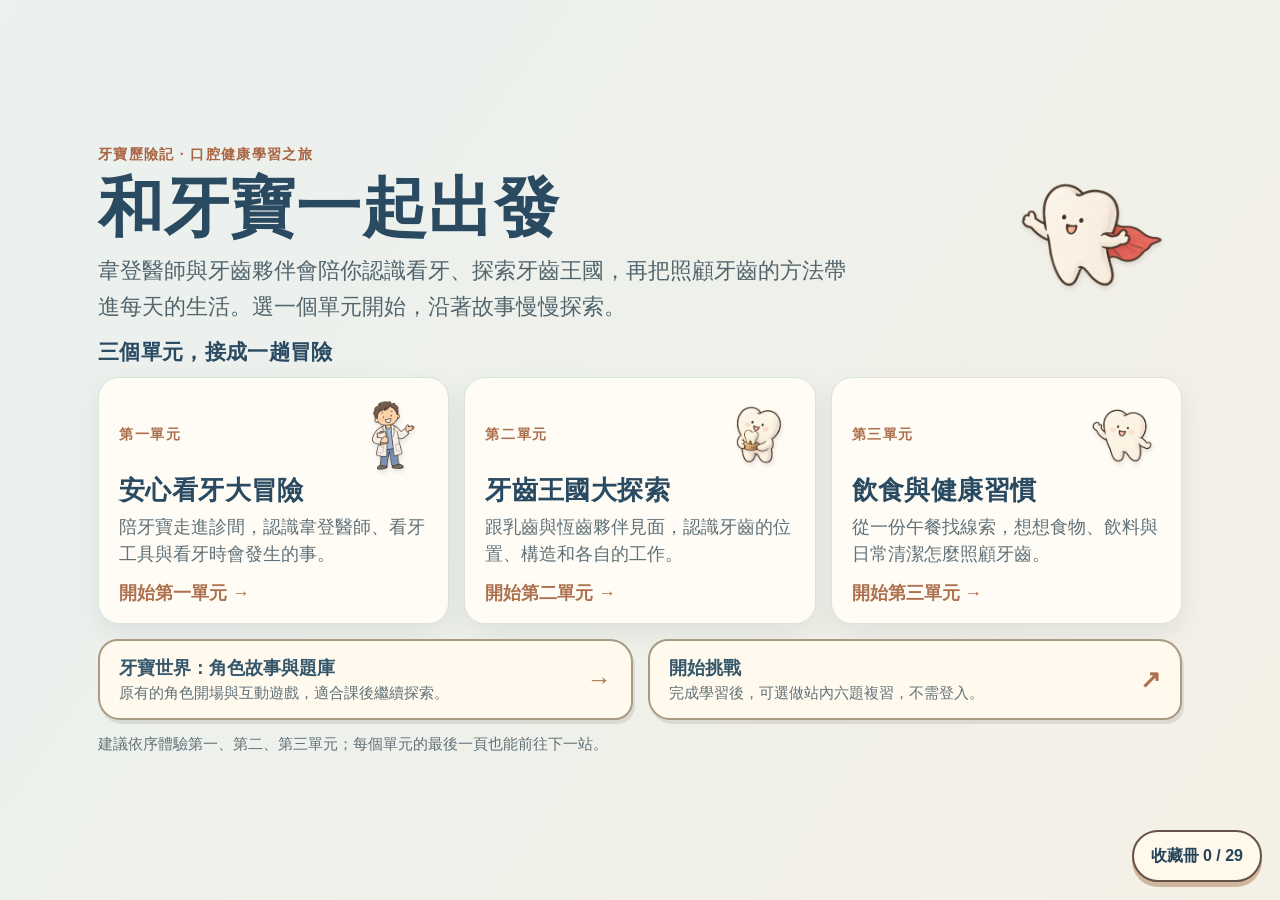
<file: index.html>
<!DOCTYPE html>
<html lang="zh-Hant" class="lesson-site" data-qm-unit="0">
<head>
  <meta charset="UTF-8" />
  <meta name="viewport" content="width=device-width, initial-scale=1.0" />
  <meta name="description" content="牙寶歷險記：跟著韋登醫師與牙齒夥伴，依序探索看牙、牙齒構造與健康生活，最後前往互動挑戰。" />
  <title>牙寶歷險記｜口腔健康學習之旅</title>
  <style>
    :root { --navy:#173b57; --blue:#245b76; --orange:#d96f2b; --ink:#20323a; --muted:#51646e; --paper:#fffefb; }
    * { box-sizing:border-box; }
    html { scroll-behavior:smooth; }
    body { margin:0; min-height:100dvh; color:var(--ink); font-family:"Noto Sans TC","Microsoft JhengHei",sans-serif; background:radial-gradient(circle at 88% 5%,#fff0d7,transparent 30%),linear-gradient(135deg,#eaf6f4,#e4f1f8); }
    main { width:min(1160px,100%); min-height:100dvh; margin:auto; padding:clamp(20px,3vw,38px); display:flex; flex-direction:column; justify-content:center; }
    .eyebrow { margin:0 0 7px; color:var(--blue); font-size:.92rem; font-weight:900; letter-spacing:.09em; }
    .hero { display:grid; grid-template-columns:minmax(0,1fr) 180px; align-items:center; gap:12px; }
    .hero h1 { margin:0 0 9px; color:var(--navy); font-size:clamp(2.45rem,5.1vw,4.25rem); line-height:1.12; }
    .lead { max-width:760px; margin:0; color:var(--muted); font-size:clamp(1.08rem,1.8vw,1.28rem); line-height:1.65; }
    .hero img { width:100%; max-height:178px; object-fit:contain; filter:drop-shadow(0 12px 13px #173b5725); }
    .section-title { margin:14px 0 12px; color:var(--navy); font-size:1.25rem; }
    .grid { display:grid; grid-template-columns:repeat(3,minmax(0,1fr)); gap:15px; }
    .card { min-height:224px; display:flex; flex-direction:column; text-decoration:none; color:inherit; padding:18px 20px; border:2px solid transparent; border-radius:23px; background:var(--paper); box-shadow:0 12px 28px #173b5712; transition:transform .18s ease,border-color .18s ease; }
    .card:hover,.card:focus-visible,.extra:hover,.extra:focus-visible { transform:translateY(-3px); border-color:#efba7b; outline:3px solid transparent; }
    .card-top { display:flex; align-items:center; justify-content:space-between; gap:12px; }
    .num { color:var(--orange); font-size:.88rem; font-weight:900; letter-spacing:.11em; }
    .card img { width:76px; height:76px; object-fit:contain; }
    .card h2 { margin:3px 0 7px; color:var(--navy); font-size:clamp(1.32rem,2vw,1.55rem); line-height:1.25; }
    .card p { margin:0; color:var(--muted); font-size:1.03rem; line-height:1.55; }
    .go { margin-top:auto; padding-top:13px; color:var(--blue); font-size:1.04rem; font-weight:900; }
    .extras { display:grid; grid-template-columns:1fr 1fr; gap:15px; margin-top:15px; }
    .extra { min-height:74px; display:flex; align-items:center; justify-content:space-between; gap:14px; padding:14px 19px; border:2px solid #cddfe2; border-radius:19px; background:#ffffffd9; color:var(--navy); text-decoration:none; transition:transform .18s ease,border-color .18s ease; }
    .extra strong { display:block; font-size:1.08rem; }
    .extra small { display:block; margin-top:3px; color:var(--muted); font-size:.9rem; line-height:1.35; }
    .extra .arrow { color:var(--orange); font-size:1.45rem; font-weight:900; flex:none; }
    footer { margin-top:13px; color:var(--muted); font-size:.9rem; line-height:1.45; }
    @media(max-width:800px) { main{justify-content:flex-start}.hero{grid-template-columns:1fr 115px}.hero img{max-height:120px}.grid{grid-template-columns:1fr}.card{min-height:0}.card img{width:64px;height:64px}.extras{grid-template-columns:1fr} }
    @media(max-width:460px) { .hero{grid-template-columns:1fr}.hero img{display:none}.card{padding:16px 18px}.extra{min-height:70px} }
  

    /* Tablet home: keep the lesson choices large and easy to tap. */
    @media (min-width: 701px) and (max-width: 1050px) {
      main { justify-content: flex-start; padding: clamp(18px, 3vw, 30px); }
      .hero { grid-template-columns: minmax(0, 1fr) 135px; }
      .hero img { max-height: 138px; }
      .grid { grid-template-columns: repeat(2, minmax(0, 1fr)); gap: 12px; }
      .card { min-height: 190px; padding: 16px 18px; }
      .card img { width: 68px; height: 68px; }
      .extras { gap: 12px; }
      .extra { min-height: 82px; padding: 14px 16px; }
    }

/* Colored-pencil paper theme shared with the illustrated book. */
:root { --navy:#35576b; --blue:#557c99; --orange:#b97850; --ink:#453d37; --muted:#6f7776; --paper:#fff9ee; }
body {
 background-color:#e8eff0;
 background-image:repeating-linear-gradient(168deg,rgba(83,127,157,.045) 0 2px,transparent 2px 15px),radial-gradient(ellipse at 12% 8%,#f5ead8,transparent 34%),linear-gradient(135deg,#eaf1f1,#e3edf0);
}
.card,.extra { background:#fff9ee; border:2px solid #a99a83; border-radius:20px 23px 18px 22px; box-shadow:2px 4px 0 rgba(82,72,61,.13); }
.card:hover,.card:focus-visible,.extra:hover,.extra:focus-visible { border-color:#bd9470; }
.card img,.hero img { filter:drop-shadow(1px 3px 2px rgba(74,63,52,.13)); }
.hero h1,.section-title,.card h2,.extra { color:#35576b; }
.go,.extra .arrow,.num { color:#ad704c; }
main { position:relative; }

</style>
  <link rel="stylesheet" href="tooth-theme.css?v=4" />
  <link rel="stylesheet" href="assets/fonts.css" />
</head>
<body>
  <main>
    <header class="hero">
      <div>
        <p class="eyebrow">牙寶歷險記 · 口腔健康學習之旅</p>
        <h1>和牙寶一起出發</h1>
        <p class="lead">韋登醫師與牙齒夥伴會陪你認識看牙、探索牙齒王國，再把照顧牙齒的方法帶進每天的生活。選一個單元開始，沿著故事慢慢探索。</p>
      </div>
      <img src="unit1/images/tooth-hero.png" alt="準備出發的牙寶" />
    </header>
    <h2 class="section-title">三個單元，接成一趟冒險</h2>
    <nav class="grid" aria-label="課程單元">
      <a class="card" href="unit1/"><span class="card-top"><span class="num">第一單元</span><img src="unit1/images/dentist.png" alt="" /></span><h2>安心看牙大冒險</h2><p>陪牙寶走進診間，認識韋登醫師、看牙工具與看牙時會發生的事。</p><span class="go">開始第一單元 →</span></a>
      <a class="card" href="unit2/"><span class="card-top"><span class="num">第二單元</span><img src="unit2/images/tooth-holding-dental-model.png" alt="" /></span><h2>牙齒王國大探索</h2><p>跟乳齒與恆齒夥伴見面，認識牙齒的位置、構造和各自的工作。</p><span class="go">開始第二單元 →</span></a>
      <a class="card" href="unit3/"><span class="card-top"><span class="num">第三單元</span><img src="unit1/images/tooth-happy.png" alt="" /></span><h2>飲食與健康習慣</h2><p>從一份午餐找線索，想想食物、飲料與日常清潔怎麼照顧牙齒。</p><span class="go">開始第三單元 →</span></a>
    </nav>
    <div class="extras" aria-label="延伸活動">
      <a class="extra" href="adventure/"><span><strong>牙寶世界：角色故事與題庫</strong><small>原有的角色開場與互動遊戲，適合課後繼續探索。</small></span><span class="arrow" aria-hidden="true">→</span></a>
      <a class="extra" href="https://412730508.github.io/tooth-adventure3/challenge/" target="_blank" rel="noopener"><span><strong>開始挑戰</strong><small>完成學習後，可選做站內六題複習，不需登入。</small></span><span class="arrow" aria-hidden="true">↗</span></a>
    </div>
    <footer>建議依序體驗第一、第二、第三單元；每個單元的最後一頁也能前往下一站。</footer>
  </main>
  <script src="tooth-collection.js?v=3"></script>
  
</body>
</html>
</file>
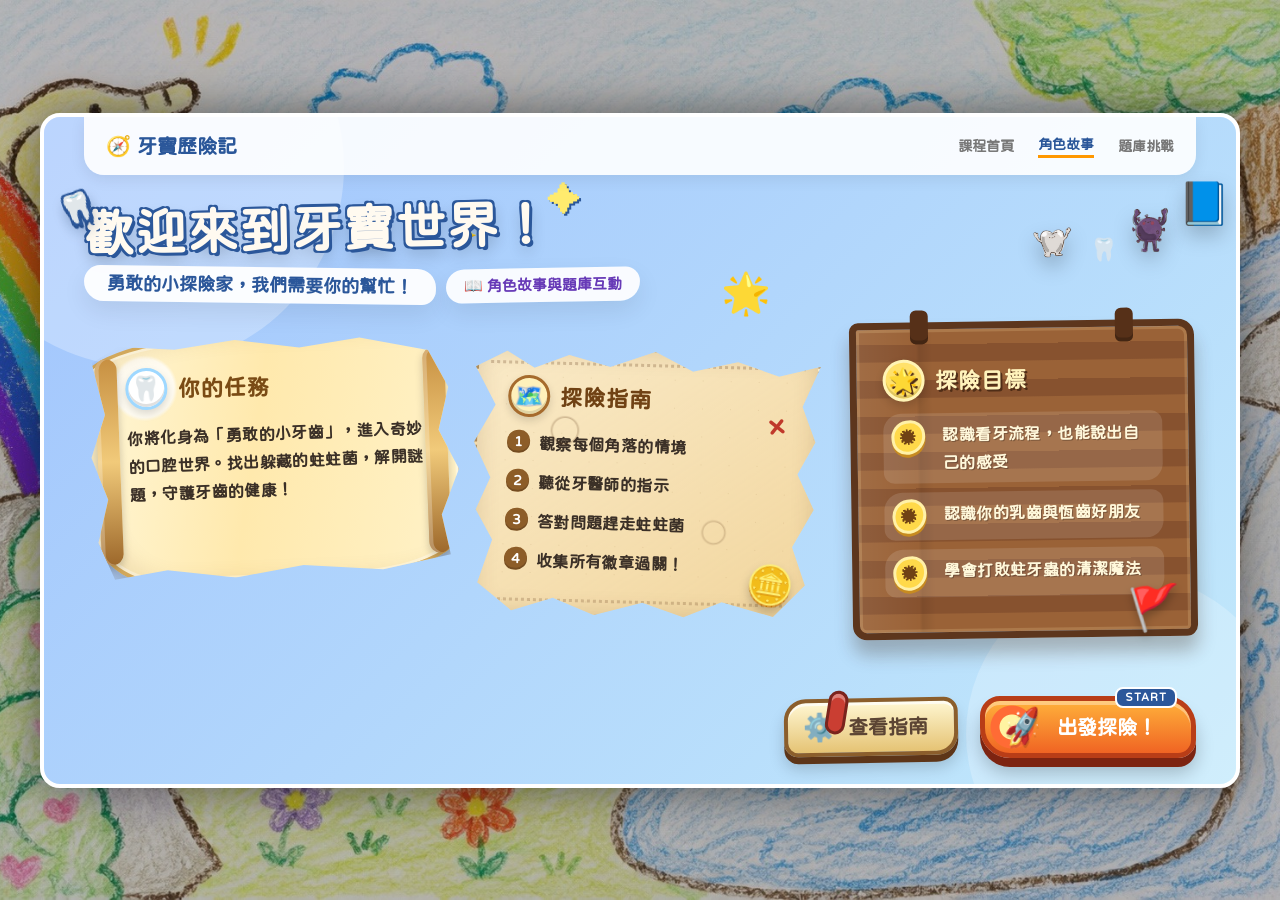
<file: adventure/index.html>
<!DOCTYPE html>
<html lang="zh-TW">
<head>
    <meta charset="UTF-8" />
    <meta name="viewport" content="width=device-width, initial-scale=1.0" />
    <title>牙寶歷險記｜角色故事與題庫</title>

    <style>
        :root {
            --bg-gradient-intro: linear-gradient(135deg, #a1c4fd 0%, #c2e9fb 100%);
            --bg-gradient-char: linear-gradient(to bottom, #87CEEB 0%, #E0F6FF 100%);
            --text-dark: #3b3027;
            --primary-orange: #ff9800;
            --shadow-soft: 0 10px 25px rgba(0,0,0,0.08);
        }

        * {
            box-sizing: border-box;
        }

        body {
            margin: 0;
            padding: 0;
            font-family: "Comic Sans MS", "Noto Sans TC", "微軟正黑體", Arial, sans-serif;
            background:
                linear-gradient(rgba(0,0,0,0.25), rgba(0,0,0,0.25)),
                url("首頁.png") center center / cover no-repeat fixed;
            min-height: 100vh;
            display: flex;
            justify-content: center;
            align-items: center;
        }

        .game-canvas {
            width: 100%;
            max-width: 1200px;
            aspect-ratio: 16 / 9;
            border-radius: 20px;
            box-shadow: 0 0 50px rgba(0,0,0,0.5);
            position: relative;
            overflow: hidden;
            border: 4px solid #fff;
            background: var(--bg-gradient-intro);
        }

        .screen {
            position: absolute;
            inset: 0;
            display: flex;
            flex-direction: column;
            transition: opacity 0.5s ease, transform 0.5s ease;
            opacity: 0;
            pointer-events: none;
            transform: scale(0.98);
        }

        .screen.active {
            opacity: 1;
            pointer-events: auto;
            transform: scale(1);
        }

        .top-nav {
            position: absolute;
            top: 0;
            left: 40px;
            right: 40px;
            height: 58px;
            background: rgba(255, 255, 255, 0.9);
            padding: 10px 22px;
            display: flex;
            justify-content: space-between;
            align-items: center;
            border-radius: 0 0 20px 20px;
            box-shadow: 0 4px 15px rgba(0,0,0,0.08);
            z-index: 30;
        }

        .nav-logo {
            font-size: 20px;
            font-weight: 900;
            color: #2b579a;
            display: flex;
            align-items: center;
            gap: 8px;
            white-space: nowrap;
        }

        .nav-links {
            display: flex;
            gap: 24px;
            font-weight: bold;
            color: #777;
            font-size: 14px;
            align-items: center;
            flex-wrap: wrap;
            justify-content: flex-end;
        }

        .nav-links a {
            cursor: pointer;
            transition: all 0.2s;
            padding: 4px 0;
            color: inherit;
            text-decoration: none;
        }

        .nav-links a:hover {
            color: var(--primary-orange);
            transform: translateY(-2px);
        }

        .nav-links a.active {
            color: #2b579a;
            border-bottom: 3px solid var(--primary-orange);
        }

        #screen-intro {
            padding: 0;
        }

        .content-layer {
            padding: 84px 40px 26px 40px;
            z-index: 1;
            display: flex;
            flex-direction: column;
            height: 100%;
            position: relative;
        }

        .deco {
            position: absolute;
            z-index: 0;
            pointer-events: none;
        }

        .bubble-1 {
            width: 400px;
            height: 400px;
            background: rgba(255,255,255,0.28);
            border-radius: 50%;
            top: -150px;
            left: -100px;
        }

        .bubble-2 {
            width: 320px;
            height: 320px;
            background: rgba(255,255,255,0.22);
            border-radius: 50%;
            bottom: -110px;
            right: -50px;
        }

        .star-1 {
            font-size: 30px;
            top: 14%;
            left: 35%;
            animation: blink 2s infinite;
        }

        .star-2 {
            font-size: 40px;
            top: 23%;
            right: 39%;
            animation: blink 3s infinite;
        }

        .tiny-tooth {
            position: absolute;
            font-size: 22px;
            opacity: 0.7;
            animation: float 4s ease-in-out infinite;
        }

        .tooth-a {
            left: 5%;
            top: 58%;
        }

        .tooth-b {
            right: 10%;
            top: 18%;
            animation-delay: .8s;
        }

        .hero-layout {
            display: flex;
            justify-content: space-between;
            align-items: flex-start;
            margin-bottom: 10px;
            margin-top: 0;
            position: relative;
            z-index: 2;
            gap: 20px;
        }

        .hero-text {
            flex: 1;
            position: relative;
            min-width: 0;
        }

        .hero-title {
            font-size: 50px;
            color: #fffaf0;
            margin: 0;
            font-weight: 900;
            letter-spacing: 2px;
            line-height: 1.08;
            transform: rotate(-1.2deg);
            text-shadow:
                3px 3px 0 #2b579a,
                -2px -2px 0 #2b579a,
                2px -2px 0 #2b579a,
                -2px 2px 0 #2b579a,
                0 8px 15px rgba(0,0,0,0.22);
            animation: titleWiggle 4s ease-in-out infinite;
            position: relative;
            display: inline-block;
            max-width: 100%;
        }

        .hero-title::before {
            content: "🦷";
            position: absolute;
            font-size: 28px;
            left: -24px;
            top: -14px;
            transform: rotate(-18deg);
            filter: drop-shadow(0 3px 0 #2b579a);
        }

        .hero-title::after {
            content: "✦";
            position: absolute;
            font-size: 32px;
            right: -30px;
            top: -12px;
            color: #ffeb6e;
            text-shadow: 2px 2px 0 #2b579a;
            animation: blink 1.6s infinite;
        }

        .hero-sub-wrap {
            display: flex;
            flex-wrap: wrap;
            gap: 10px;
            align-items: center;
            margin-top: 12px;
        }

        .hero-subtitle {
            display: inline-block;
            background-color: rgba(255,255,255,0.94);
            color: #2b579a;
            padding: 9px 23px;
            border-radius: 26px 30px 23px 32px;
            font-size: 18px;
            font-weight: 900;
            box-shadow: var(--shadow-soft);
            transform: rotate(0.7deg);
        }

        .time-badge {
            display: inline-flex;
            align-items: center;
            background-color: rgba(255,255,255,0.92);
            color: #673ab7;
            padding: 8px 18px;
            border-radius: 28px 22px 30px 24px;
            font-weight: 900;
            font-size: 15px;
            transform: rotate(-1deg);
            box-shadow: var(--shadow-soft);
        }

        .hero-characters {
            display: flex;
            align-items: flex-end;
            gap: 12px;
            position: relative;
            margin-top: -6px;
            flex-shrink: 0;
            min-width: 190px;
            justify-content: flex-end;
        }

        .hero-character-img {
            object-fit: contain;
            display: block;
            user-select: none;
            pointer-events: none;
            filter: drop-shadow(0 10px 10px rgba(0,0,0,0.22));
        }

        .char-owl {
            width: 76px;
            height: 76px;
            animation: float 4s ease-in-out infinite;
        }

        .char-boy {
            width: 92px;
            height: 92px;
            animation: float 3.5s ease-in-out infinite 0.5s;
        }

        .magic-book {
            position: absolute;
            right: -34px;
            top: -16px;
            font-size: 42px;
            animation: float 2.5s infinite;
            filter: drop-shadow(0 10px 10px rgba(0,0,0,0.2));
        }

        .cards-container {
            flex: 1;
            z-index: 2;
            position: relative;
            min-height: 270px;
        }

        .card {
            position: absolute;
            transition: transform 0.25s ease, filter 0.25s ease;
            color: var(--text-dark);
        }

        .card:hover {
            filter: brightness(1.03);
        }

        .card-header {
            display: flex;
            align-items: center;
            gap: 10px;
            font-size: 22px;
            font-weight: 900;
            margin-bottom: 12px;
            letter-spacing: 1px;
        }

        .icon {
            font-size: 24px;
            width: 42px;
            height: 42px;
            border-radius: 50%;
            display: flex;
            justify-content: center;
            align-items: center;
            box-shadow: inset 0 -3px 0 rgba(0,0,0,0.12), 0 4px 8px rgba(0,0,0,0.14);
            background: #fff9dd;
            flex-shrink: 0;
        }

        .card-text {
            font-size: 16px;
            color: var(--text-dark);
            line-height: 1.75;
            font-weight: 800;
            letter-spacing: 0.4px;
        }

        .game-list {
            padding-left: 0;
            margin: 0;
            list-style: none;
        }

        .game-list li {
            margin-bottom: 11px;
            display: flex;
            align-items: flex-start;
            gap: 9px;
        }

        .quest-scroll {
            left: 0;
            top: 18px;
            width: 34%;
            min-height: 250px;
            padding: 30px 32px 32px 40px;
            background:
                radial-gradient(circle at 16% 20%, rgba(255,255,255,0.75) 0 8%, transparent 9%),
                linear-gradient(100deg, #fff7d8 0%, #ffe9ad 45%, #fff2c8 100%);
            border: 4px solid #d2a85b;
            border-radius: 42% 18% 32% 20% / 18% 36% 20% 30%;
            box-shadow:
                0 13px 18px rgba(80,46,12,0.22),
                inset 0 0 0 3px rgba(255,255,255,0.35),
                inset 18px 0 20px rgba(141,87,24,0.12);
            clip-path: polygon(
                3% 10%, 10% 4%, 25% 6%, 41% 3%, 58% 7%, 74% 4%, 92% 10%,
                97% 25%, 94% 42%, 99% 58%, 94% 76%, 96% 92%, 78% 97%,
                57% 94%, 39% 98%, 21% 94%, 7% 97%, 3% 82%, 6% 65%,
                2% 48%, 6% 31%
            );
            transform: rotate(-2.2deg);
        }

        .quest-scroll:hover {
            transform: rotate(-2.2deg) translateY(-7px);
        }

        .quest-scroll::before,
        .quest-scroll::after {
            content: "";
            position: absolute;
            top: 18px;
            bottom: 18px;
            width: 22px;
            border-radius: 14px;
            background: linear-gradient(#c79042, #f1ca7a, #9d682b);
            box-shadow: inset 4px 0 rgba(255,255,255,0.25), 0 4px 8px rgba(0,0,0,0.2);
        }

        .quest-scroll::before {
            left: 10px;
        }

        .quest-scroll::after {
            right: 10px;
        }

        .quest-scroll .card-header {
            color: #7a4b15;
            transform: rotate(0.8deg);
        }

        .quest-scroll .icon {
            background: #ffffff;
            border: 3px solid #9fd8ff;
        }

        .map-card {
            left: 35%;
            top: 36px;
            width: 31%;
            min-height: 265px;
            padding: 26px 28px 28px 30px;
            background:
                linear-gradient(35deg, rgba(127,91,31,0.12) 1px, transparent 1px),
                linear-gradient(145deg, rgba(255,255,255,0.35), rgba(203,147,69,0.12)),
                #f7dfaa;
            background-size: 28px 28px, auto, auto;
            border: 3px dashed rgba(111,73,27,0.55);
            box-shadow:
                0 14px 18px rgba(74,45,16,0.22),
                inset 0 0 24px rgba(97,56,17,0.18);
            clip-path: polygon(
                0% 8%, 9% 2%, 17% 8%, 27% 3%, 39% 7%, 52% 1%,
                63% 8%, 76% 4%, 88% 9%, 100% 5%, 95% 20%, 99% 33%,
                94% 45%, 99% 58%, 93% 72%, 97% 86%, 88% 98%, 73% 93%,
                62% 99%, 50% 94%, 36% 99%, 24% 93%, 12% 98%, 2% 88%,
                6% 72%, 1% 61%, 5% 49%, 0% 36%, 6% 22%
            );
            transform: rotate(1.5deg);
        }

        .map-card:hover {
            transform: rotate(1.5deg) translateY(-7px);
        }

        .map-card::before {
            content: "";
            position: absolute;
            inset: 12px;
            background:
                radial-gradient(circle at 24% 28%, transparent 0 12px, rgba(89,52,21,0.28) 13px, transparent 15px),
                radial-gradient(circle at 72% 70%, transparent 0 10px, rgba(89,52,21,0.22) 11px, transparent 13px);
            border-top: 3px dotted rgba(95,58,27,0.25);
            border-bottom: 3px dotted rgba(95,58,27,0.22);
            pointer-events: none;
        }

        .map-card::after {
            content: "×";
            position: absolute;
            right: 32px;
            top: 54px;
            font-size: 30px;
            color: #c0392b;
            font-weight: 900;
            transform: rotate(-8deg);
        }

        .map-card .card-header {
            color: #704214;
        }

        .map-card .icon {
            background: #fff1bb;
            border: 3px solid #a66b2d;
        }

        .num-badge {
            background-color: #8d5d28;
            color: white;
            min-width: 23px;
            height: 23px;
            border-radius: 50% 45% 48% 42%;
            display: flex;
            justify-content: center;
            align-items: center;
            font-size: 14px;
            font-weight: 900;
            box-shadow: inset 0 -2px rgba(0,0,0,0.18);
            flex-shrink: 0;
            margin-top: 1px;
        }

        .deco-chest {
            position: absolute;
            bottom: 10px;
            right: 18px;
            font-size: 39px;
            filter: drop-shadow(0 5px 5px rgba(0,0,0,0.2));
            transform: rotate(8deg);
        }

        .goal-board {
            right: 0;
            top: 8px;
            width: 31%;
            min-height: 284px;
            padding: 30px 26px 26px 26px;
            background:
                linear-gradient(90deg, rgba(255,255,255,0.07), transparent 18%, rgba(0,0,0,0.08) 19%, transparent 23%),
                repeating-linear-gradient(
                    0deg,
                    #9a6237 0px,
                    #9a6237 18px,
                    #87522f 19px,
                    #87522f 36px
                );
            border: 7px solid #5d361d;
            border-radius: 9px 16px 11px 14px;
            box-shadow:
                0 15px 18px rgba(56,31,13,0.28),
                inset 0 0 0 3px rgba(255,224,166,0.18);
            transform: rotate(-0.8deg);
        }

        .goal-board:hover {
            transform: rotate(-0.8deg) translateY(-7px);
        }

        .goal-board::before,
        .goal-board::after {
            content: "";
            position: absolute;
            top: -19px;
            width: 18px;
            height: 34px;
            background: #563018;
            border-radius: 6px;
            box-shadow: inset 0 -4px rgba(0,0,0,0.22);
        }

        .goal-board::before {
            left: 54px;
        }

        .goal-board::after {
            right: 54px;
        }

        .goal-board .card-header {
            color: #fff3bc;
            text-shadow: 2px 2px 0 #4f2d17;
        }

        .goal-board .icon {
            background: #ffe16b;
            border: 3px solid #fff4b5;
        }

        .goal-board .card-text {
            color: #fff8db;
            text-shadow: 1px 1px 0 rgba(0,0,0,0.25);
        }

        .goal-board .game-list li {
            background: rgba(255,255,255,0.12);
            border-radius: 18px 12px 17px 11px;
            padding: 7px 8px;
            margin-bottom: 9px;
        }

        .star-bullet::before {
            content: "✹";
            color: #704214;
            background: #ffd94a;
            border: 3px solid #fff1a8;
            min-width: 28px;
            height: 28px;
            display: inline-flex;
            justify-content: center;
            align-items: center;
            border-radius: 50% 43% 55% 45%;
            margin-right: 8px;
            box-shadow: 0 3px 0 #c78b20;
            transform: rotate(-8deg);
            text-shadow: none;
            flex-shrink: 0;
        }

        .deco-flag {
            position: absolute;
            bottom: -2px;
            right: 8px;
            font-size: 42px;
            filter: drop-shadow(0 5px 5px rgba(0,0,0,0.28));
            transform: rotate(-9deg);
        }

        .action-area {
            display: flex;
            justify-content: flex-end;
            align-items: center;
            gap: 22px;
            margin-top: 8px;
            position: relative;
            z-index: 3;
        }

        .btn {
            border: none;
            cursor: pointer;
            font-weight: 900;
            font-size: 20px;
            transition: all 0.18s ease;
            font-family: inherit;
            position: relative;
        }

        .btn-secondary {
            color: #5c4534;
            padding: 15px 26px 15px 60px;
            border-radius: 22px 14px 22px 14px;
            background: linear-gradient(#fff7d2, #e5c374);
            border: 4px solid #8b5e2c;
            box-shadow:
                0 7px 0 #5d3518,
                0 12px 16px rgba(0,0,0,0.18),
                inset 0 3px rgba(255,255,255,0.7);
            transform: rotate(-1deg);
        }

        .btn-secondary::before {
            content: "⚙️";
            position: absolute;
            left: 15px;
            top: 50%;
            transform: translateY(-50%);
            font-size: 27px;
        }

        .btn-secondary::after {
            content: "";
            position: absolute;
            left: 39px;
            top: -12px;
            width: 14px;
            height: 38px;
            border-radius: 10px;
            background: #ca3e32;
            border: 3px solid #7a241d;
            box-shadow: inset 0 4px rgba(255,255,255,0.35);
            transform: rotate(10deg);
        }

        .btn-secondary:hover {
            transform: rotate(-1deg) translateY(-3px);
        }

        .btn-secondary:active {
            transform: rotate(-1deg) translateY(6px);
            box-shadow:
                0 1px 0 #5d3518,
                0 6px 8px rgba(0,0,0,0.16),
                inset 0 3px rgba(255,255,255,0.7);
        }

        .btn-primary {
            color: white;
            padding: 16px 34px 16px 72px;
            border-radius: 20px 30px 18px 30px;
            background:
                radial-gradient(circle at 27px 50%, #fff3a2 0 12px, #ff6b35 13px 21px, transparent 22px),
                linear-gradient(180deg, #ffb13b, #f06423);
            border: 5px solid #b93d17;
            box-shadow:
                0 9px 0 #7d2411,
                0 15px 18px rgba(0,0,0,0.22),
                inset 0 4px rgba(255,255,255,0.35);
            animation: launchPulse 2s infinite;
        }

        .btn-primary::before {
            content: "🚀";
            position: absolute;
            left: 18px;
            top: 50%;
            transform: translateY(-50%) rotate(-12deg);
            font-size: 32px;
            filter: drop-shadow(0 3px 0 rgba(0,0,0,0.15));
        }

        .btn-primary::after {
            content: "START";
            position: absolute;
            right: 14px;
            top: -14px;
            background: #2b579a;
            color: #fff;
            font-size: 11px;
            letter-spacing: 1px;
            padding: 3px 8px;
            border-radius: 8px;
            border: 2px solid #fff;
        }

        .btn-primary:active {
            transform: translateY(8px);
            box-shadow:
                0 1px 0 #7d2411,
                0 7px 10px rgba(0,0,0,0.2),
                inset 0 4px rgba(255,255,255,0.35);
        }

        /* ================= 角色介紹畫面 ================= */
        #screen-role-intro {
            background:
                radial-gradient(circle at 20% 20%, rgba(255,255,255,0.55), transparent 28%),
                linear-gradient(135deg, #b3e5fc 0%, #e1f5fe 55%, #fff8e1 100%);
            padding: 42px 46px 34px 46px;
            z-index: 4;
        }

        .role-page {
            width: 100%;
            height: 100%;
            position: relative;
            display: flex;
            flex-direction: column;
            gap: 18px;
        }

        .role-title-area {
            text-align: center;
            position: relative;
            z-index: 2;
        }

        .role-title {
            margin: 0;
            font-size: 44px;
            color: #fffdf2;
            font-weight: 900;
            letter-spacing: 2px;
            text-shadow:
                3px 3px 0 #245c9d,
                -2px -2px 0 #245c9d,
                2px -2px 0 #245c9d,
                -2px 2px 0 #245c9d,
                0 8px 14px rgba(0,0,0,0.18);
            transform: rotate(-1deg);
        }

        .role-subtitle {
            display: inline-block;
            margin-top: 8px;
            padding: 8px 22px;
            border-radius: 999px;
            background: rgba(255,255,255,0.92);
            color: #245c9d;
            font-weight: 900;
            box-shadow: var(--shadow-soft);
        }

        .role-board {
            flex: 1;
            display: grid;
            grid-template-columns: 1fr 1fr 1.05fr;
            gap: 18px;
            align-items: stretch;
            position: relative;
            z-index: 2;
        }

        .role-card {
            border-radius: 28px;
            padding: 22px 20px;
            position: relative;
            overflow: hidden;
            box-shadow: 0 14px 22px rgba(0,0,0,0.16);
            border: 5px solid rgba(255,255,255,0.9);
            display: flex;
            flex-direction: column;
            align-items: center;
            text-align: center;
            min-height: 310px;
        }

        .role-card-tooth {
            background:
                radial-gradient(circle at 18% 18%, rgba(255,255,255,0.9), transparent 24%),
                linear-gradient(160deg, #ffffff, #e3f2fd);
            transform: rotate(-1.2deg);
        }

        .role-card-bacteria {
            background:
                radial-gradient(circle at 18% 18%, rgba(255,255,255,0.55), transparent 24%),
                linear-gradient(160deg, #f3e5f5, #d7ccc8);
            transform: rotate(1.2deg);
        }

        .mission-card {
            background:
                linear-gradient(90deg, rgba(255,255,255,0.09), transparent 18%, rgba(0,0,0,0.08) 19%, transparent 23%),
                repeating-linear-gradient(
                    0deg,
                    #9a6237 0px,
                    #9a6237 18px,
                    #87522f 19px,
                    #87522f 36px
                );
            color: #fff8db;
            border: 7px solid #5d361d;
            border-radius: 14px 20px 14px 20px;
            padding: 22px 22px;
            box-shadow:
                0 15px 18px rgba(56,31,13,0.28),
                inset 0 0 0 3px rgba(255,224,166,0.18);
        }

        .role-img-wrap {
            width: 135px;
            height: 135px;
            border-radius: 50%;
            background: rgba(255,255,255,0.88);
            display: flex;
            align-items: center;
            justify-content: center;
            box-shadow: inset 0 -5px 0 rgba(0,0,0,0.08), 0 8px 14px rgba(0,0,0,0.16);
            margin-bottom: 12px;
        }

        .role-img-wrap img {
            width: 86%;
            height: 86%;
            object-fit: contain;
            display: block;
            filter: drop-shadow(0 8px 8px rgba(0,0,0,0.18));
        }

        .role-name {
            font-size: 28px;
            font-weight: 900;
            color: #245c9d;
            margin-bottom: 8px;
        }

        .role-card-bacteria .role-name {
            color: #6d3c79;
        }

        .role-tag {
            display: inline-block;
            padding: 6px 14px;
            border-radius: 999px;
            background: #ffcc4d;
            color: #5d3518;
            font-weight: 900;
            margin-bottom: 12px;
            box-shadow: 0 4px 0 #c78b20;
        }

        .role-desc {
            margin: 0;
            color: #3b3027;
            font-size: 17px;
            font-weight: 800;
            line-height: 1.65;
        }

        .mission-title {
            margin: 0 0 12px 0;
            font-size: 28px;
            font-weight: 900;
            color: #fff3bc;
            text-shadow: 2px 2px 0 #4f2d17;
            display: flex;
            align-items: center;
            justify-content: center;
            gap: 8px;
        }

        .mission-text {
            font-size: 16px;
            line-height: 1.75;
            font-weight: 800;
            text-shadow: 1px 1px 0 rgba(0,0,0,0.22);
        }

        .mission-list {
            list-style: none;
            padding: 0;
            margin: 12px 0 0 0;
        }

        .mission-list li {
            margin-bottom: 9px;
            background: rgba(255,255,255,0.14);
            border-radius: 18px 12px 17px 11px;
            padding: 8px 10px;
            font-weight: 900;
            display: flex;
            gap: 8px;
            align-items: flex-start;
        }

        .mission-list li::before {
            content: "✓";
            min-width: 24px;
            height: 24px;
            background: #ffeb6e;
            color: #704214;
            border-radius: 50%;
            display: inline-flex;
            align-items: center;
            justify-content: center;
            box-shadow: 0 3px 0 #c78b20;
            text-shadow: none;
        }

        .role-action {
            display: flex;
            justify-content: center;
            align-items: center;
            margin-top: 4px;
        }

        .btn-role-start {
            color: white;
            padding: 16px 42px 16px 74px;
            border-radius: 24px 34px 22px 34px;
            background:
                radial-gradient(circle at 28px 50%, #fff3a2 0 12px, #ff6b35 13px 21px, transparent 22px),
                linear-gradient(180deg, #42a5f5, #1565c0);
            border: 5px solid #0d47a1;
            box-shadow:
                0 9px 0 #08306f,
                0 15px 18px rgba(0,0,0,0.22),
                inset 0 4px rgba(255,255,255,0.35);
            font-size: 22px;
            font-weight: 900;
            cursor: pointer;
            position: relative;
            font-family: inherit;
            transition: all 0.15s ease;
        }

        .btn-role-start::before {
            content: "🦷";
            position: absolute;
            left: 20px;
            top: 50%;
            transform: translateY(-50%);
            font-size: 32px;
            filter: drop-shadow(0 3px 0 rgba(0,0,0,0.15));
        }

        .btn-role-start:hover {
            transform: translateY(-3px);
        }

        .btn-role-start:active {
            transform: translateY(7px);
            box-shadow:
                0 1px 0 #08306f,
                0 7px 10px rgba(0,0,0,0.2),
                inset 0 4px rgba(255,255,255,0.35);
        }

        .role-deco-1 {
            position: absolute;
            left: 28px;
            bottom: 32px;
            font-size: 38px;
            animation: float 4s ease-in-out infinite;
            opacity: 0.8;
        }

        .role-deco-2 {
            position: absolute;
            right: 32px;
            top: 72px;
            font-size: 34px;
            animation: blink 2s infinite;
        }

        /* ================= 對話畫面 ================= */
        #screen-character {
            background: var(--bg-gradient-char);
            z-index: 2;
            padding: 40px;
        }

        .stage-area {
            flex: 1;
            position: relative;
            display: flex;
            justify-content: space-around;
            align-items: flex-end;
            padding-bottom: 20px;
        }

        .sprite {
            position: relative;
            display: flex;
            flex-direction: column;
            align-items: center;
        }

        .sprite-img {
            width: 250px;
            height: 250px;
            background: #ccc;
            border-radius: 20px;
            display: flex;
            justify-content: center;
            align-items: center;
            font-size: 80px;
            box-shadow: 0 10px 20px rgba(0,0,0,0.2);
            border: 6px solid white;
            overflow: hidden;
        }

        .tooth-img {
            background-color: #fff;
            border-color: #4fc3f7;
            animation: float 3s ease-in-out infinite;
        }

        .bacteria-img {
            background-color: #d7ccc8;
            border-color: #8d6e63;
            animation: shake 2s infinite;
        }

        .stage-character-img {
            width: 88%;
            height: 88%;
            object-fit: contain;
            display: block;
            filter: drop-shadow(0 8px 8px rgba(0,0,0,0.18));
            pointer-events: none;
            user-select: none;
        }

        .sprite-name {
            background: #333;
            color: white;
            padding: 5px 20px;
            border-radius: 20px;
            font-weight: bold;
            font-size: 24px;
            margin-top: -20px;
            z-index: 2;
            border: 3px solid #fff;
        }

        .dialogue-area {
            height: 35%;
            background: rgba(0, 0, 0, 0.75);
            border-top: 6px solid #fff;
            padding: 30px;
            position: relative;
            display: flex;
            flex-direction: column;
            cursor: pointer;
        }

        .speaker-name {
            position: absolute;
            top: -35px;
            left: 40px;
            background: #ff9800;
            color: white;
            font-size: 28px;
            font-weight: bold;
            padding: 10px 30px;
            border-radius: 15px 15px 0 0;
            border: 4px solid #fff;
            border-bottom: none;
        }

        .dialogue-text {
            color: white;
            font-size: 30px;
            font-weight: bold;
            line-height: 1.6;
            flex: 1;
            text-shadow: 2px 2px 4px rgba(0,0,0,0.5);
        }

        .next-indicator {
            align-self: flex-end;
            font-size: 28px;
            color: #ffeb3b;
            animation: blink 1s infinite;
            display: none;
        }

        @keyframes float {
            0%, 100% {
                transform: translateY(0);
            }
            50% {
                transform: translateY(-15px);
            }
        }

        @keyframes shake {
            0%, 100% {
                transform: translateX(0);
            }
            25% {
                transform: translateX(-5px) rotate(-5deg);
            }
            75% {
                transform: translateX(5px) rotate(5deg);
            }
        }

        @keyframes blink {
            0%, 100% {
                opacity: 1;
            }
            50% {
                opacity: 0;
            }
        }

        @keyframes titleWiggle {
            0%, 100% { transform: rotate(-1.2deg) translateY(0); }
            50% { transform: rotate(1deg) translateY(-8px); }
        }

        @keyframes launchPulse {
            0%, 100% { transform: scale(1) rotate(0deg); }
            50% { transform: scale(1.04) rotate(0.4deg); }
        }

        @media (max-width: 1100px) {
            .hero-title { font-size: 44px; }
            .char-owl { width: 66px; height: 66px; }
            .char-boy { width: 82px; height: 82px; }
            .card-text { font-size: 15px; }

            .role-title {
                font-size: 38px;
            }

            .role-board {
                gap: 12px;
            }

            .role-desc,
            .mission-text {
                font-size: 15px;
            }

            .role-name,
            .mission-title {
                font-size: 24px;
            }

            .role-img-wrap {
                width: 110px;
                height: 110px;
            }
        }

        @media (max-width: 900px) {
            .top-nav {
                left: 20px; right: 20px;
                height: 54px; padding: 8px 16px;
            }

            .nav-links { gap: 14px; font-size: 12px; }
            .content-layer { padding: 76px 22px 20px 22px; }
            .hero-title { font-size: 38px; }
            .hero-subtitle, .time-badge { font-size: 14px; }
            .cards-container { min-height: 250px; }
            .card-header { font-size: 18px; }
            .card-text { font-size: 13px; line-height: 1.6; }
            .quest-scroll, .map-card, .goal-board { min-height: auto; padding: 22px 18px; }
            .action-area { gap: 12px; }
            .btn { font-size: 16px; }
            .char-owl { width: 56px; height: 56px; }
            .char-boy { width: 70px; height: 70px; }
            .sprite-img { width: 190px; height: 190px; }

            #screen-role-intro {
                padding: 28px 22px 24px 22px;
            }

            .role-title {
                font-size: 30px;
            }

            .role-subtitle {
                font-size: 13px;
            }

            .role-board {
                grid-template-columns: 1fr;
                overflow-y: auto;
                padding-right: 4px;
            }

            .role-card {
                min-height: auto;
            }

            .btn-role-start {
                font-size: 16px;
                padding: 12px 26px 12px 56px;
            }

            .btn-role-start::before {
                font-size: 24px;
                left: 18px;
            }
        }
    </style>
    <link rel="stylesheet" href="../assets/fonts.css" />
</head>

<body>
    <div class="game-canvas">

        <nav class="top-nav">
            <div class="nav-logo">🧭 牙寶歷險記</div>
            <div class="nav-links">
                <a href="../">課程首頁</a>
                <a class="active" href="./" aria-current="page">角色故事</a>
                <a href="game.html">題庫挑戰</a>
            </div>
        </nav>

        <div id="screen-intro" class="screen active">
            <div class="deco bubble-1"></div>
            <div class="deco bubble-2"></div>
            <div class="deco star-1">✨</div>
            <div class="deco star-2">🌟</div>
            <div class="deco tiny-tooth tooth-a">🦷</div>
            <div class="deco tiny-tooth tooth-b">🦷</div>

            <div class="content-layer">

                <div class="hero-layout">
                    <div class="hero-text">
                        <h1 class="hero-title">歡迎來到牙寶世界！</h1>
                        <div class="hero-sub-wrap">
                            <div class="hero-subtitle">勇敢的小探險家，我們需要你的幫忙！</div>
                            <div class="time-badge">📖 角色故事與題庫互動</div>
                        </div>
                    </div>

                    <div class="hero-characters">
                        <img src="牙齒笑臉.png" alt="牙齒笑臉" class="hero-character-img char-owl">
                        <img src="細菌.png" alt="細菌" class="hero-character-img char-boy">
                        <div class="magic-book">📘</div>
                    </div>
                </div>

                <div class="cards-container">
                    <div class="card quest-scroll">
                        <div class="card-header">
                            <div class="icon">🦷</div>你的任務
                        </div>
                        <div class="card-text">
                            你將化身為「勇敢的小牙齒」，進入奇妙的口腔世界。找出躲藏的蛀蛀菌，解開謎題，守護牙齒的健康！
                        </div>
                    </div>

                    <div class="card map-card">
                        <div class="card-header">
                            <div class="icon">🗺️</div>探險指南
                        </div>
                        <div class="card-text">
                            <ul class="game-list">
                                <li><span class="num-badge">1</span> 觀察每個角落的情境</li>
                                <li><span class="num-badge">2</span> 聽從牙醫師的指示</li>
                                <li><span class="num-badge">3</span> 答對問題趕走蛀蛀菌</li>
                                <li><span class="num-badge">4</span> 收集所有徽章過關！</li>
                            </ul>
                        </div>
                        <div class="deco-chest">🪙</div>
                    </div>

                    <div class="card goal-board">
                        <div class="card-header">
                            <div class="icon">🌟</div>探險目標
                        </div>
                        <div class="card-text">
                            <ul class="game-list">
                                <li class="star-bullet">認識看牙流程，也能說出自己的感受</li>
                                <li class="star-bullet">認識你的乳齒與恆齒好朋友</li>
                                <li class="star-bullet">學會打敗蛀牙蟲的清潔魔法</li>
                            </ul>
                        </div>
                        <div class="deco-flag">🚩</div>
                    </div>
                </div>

                <div class="action-area">
                    <button class="btn btn-secondary" onclick="showGuide()">查看指南</button>
                    <button class="btn btn-primary" onclick="startGame()">出發探險！</button>
                </div>
            </div>
        </div>

        <div id="screen-role-intro" class="screen">
            <div class="role-page">
                <div class="role-deco-1">🪥</div>
                <div class="role-deco-2">✨</div>

                <div class="role-title-area">
                    <h2 class="role-title">角色介紹：你是勇敢的小牙齒！</h2>
                    <div class="role-subtitle">先認識你的角色與任務，再開始口腔世界的冒險</div>
                </div>

                <div class="role-board">
                    <div class="role-card role-card-tooth">
                        <div class="role-img-wrap">
                            <img src="牙齒笑臉.png" alt="小牙齒">
                        </div>
                        <div class="role-name">勇敢小牙齒</div>
                        <div class="role-tag">你要扮演的角色</div>
                        <p class="role-desc">
                            你是一顆愛乾淨、很勇敢的小牙齒。你的任務是守護口腔世界，保持牙齒亮晶晶，不讓蛀蛀菌有機會搗亂。
                        </p>
                    </div>

                    <div class="role-card role-card-bacteria">
                        <div class="role-img-wrap">
                            <img src="細菌.png" alt="蛀蛀菌">
                        </div>
                        <div class="role-name">蛀蛀菌</div>
                        <div class="role-tag">你要小心的對手</div>
                        <p class="role-desc">
                            蛀蛀菌最喜歡躲在沒有刷乾淨的牙齒角落。如果牙齒沒有好好清潔，蛀蛀菌就會開始破壞牙齒。
                        </p>
                    </div>

                    <div class="mission-card">
                        <h3 class="mission-title">🎯 任務目的</h3>
                        <div class="mission-text">
                            這次冒險不是只有玩遊戲，你會在任務中認識牙齒與細菌，學會怎麼保護自己的牙齒。
                        </div>
                        <ul class="mission-list">
                            <li>知道為什麼每天都要清潔牙齒</li>
                            <li>了解細菌和蛀牙可能怎麼出現</li>
                            <li>學會用正確方法保護口腔健康</li>
                            <li>完成挑戰，幫小牙齒趕走蛀蛀菌</li>
                        </ul>
                    </div>
                </div>

                <div class="role-action">
                    <button class="btn-role-start" onclick="beginDialogue()">我準備好了，開始任務！</button>
                </div>
            </div>
        </div>

        <div id="screen-character" class="screen">
            <div class="stage-area">
                <div class="sprite">
                    <div class="sprite-img tooth-img">
                        <img src="牙齒笑臉.png" alt="小牙齒" class="stage-character-img">
                    </div>
                    <div class="sprite-name">小牙齒</div>
                </div>

                <div class="sprite" id="bacteria-sprite" style="opacity: 0; transition: opacity 1s;">
                    <div class="sprite-img bacteria-img">
                        <img src="細菌.png" alt="蛀蛀菌" class="stage-character-img">
                    </div>
                    <div class="sprite-name">蛀蛀菌</div>
                </div>
            </div>

            <div class="dialogue-area" onclick="nextLine()">
                <div class="speaker-name" id="speaker">旁白</div>
                <div class="dialogue-text" id="dialogue"></div>
                <div class="next-indicator" id="next-arrow">▼ 點擊繼續</div>
            </div>
        </div>

    </div>

    <script>
        function showGuide() {
            alert(
                "【探險指南說明】\n\n" +
                "1. 點擊「出發探險！」按鈕後，會先認識角色與任務。\n" +
                "2. 了解你扮演的小牙齒與蛀蛀菌後，會進入故事對話。\n" +
                "3. 遇到角色時，只要點擊底部的「對話框」就可以推進故事。\n" +
                "4. 對話結束後會進入題庫挑戰，完成任務守護牙齒！\n\n" +
                "準備好就開始吧！"
            );
        }

        const story = [
            { who: "系統提示", text: "探險家，歡迎來到口腔世界！" },
            { who: "小牙齒", text: "你好！我是一顆愛乾淨、勇敢的小牙齒，我每天都洗得亮晶晶的！" },
            { who: "系統提示", text: "（突然，角落傳來奇怪的聲音...）", action: "showBadGuy" },
            { who: "蛀蛀菌", text: "嘿嘿嘿...我是蛀蛀菌！我最喜歡躲在沒刷乾淨的死角作怪了！" },
            { who: "小牙齒", text: "哎呀！這顆小牙齒快被蛀蛀菌佔領了！探險家，快來幫幫我！" },
            { who: "韋登醫師", text: "有疑問就告訴我，我會陪你慢慢了解看牙和清潔牙齒的方法。準備好接受挑戰了嗎？" }
        ];

        let step = 0;
        let typing = false;
        let timer;

        function startGame() {
            const topNav = document.querySelector('.top-nav');
            const introScreen = document.getElementById('screen-intro');
            const roleIntroScreen = document.getElementById('screen-role-intro');

            topNav.style.display = 'none';
            introScreen.classList.remove('active');
            roleIntroScreen.classList.add('active');
        }

        function beginDialogue() {
            const roleIntroScreen = document.getElementById('screen-role-intro');
            const characterScreen = document.getElementById('screen-character');
            const badGuy = document.getElementById('bacteria-sprite');

            roleIntroScreen.classList.remove('active');
            characterScreen.classList.add('active');

            step = 0;
            typing = false;
            clearInterval(timer);

            if (badGuy) {
                badGuy.style.opacity = "0";
            }

            setTimeout(() => {
                playStory();
            }, 500);
        }

        function playStory() {
            if (step >= story.length) {
                showC3Game();
                return;
            }

            const line = story[step];
            const speakerName = document.getElementById('speaker');
            const box = document.getElementById('dialogue');
            const arrow = document.getElementById('next-arrow');
            const badGuy = document.getElementById('bacteria-sprite');

            speakerName.innerText = line.who;
            box.innerText = "";
            arrow.style.display = "none";
            typing = true;

            if (line.action === "showBadGuy" && badGuy) {
                badGuy.style.opacity = "1";
            }

            let i = 0;
            clearInterval(timer);

            timer = setInterval(() => {
                box.innerText += line.text.charAt(i);
                i++;

                if (i >= line.text.length) {
                    clearInterval(timer);
                    typing = false;
                    arrow.style.display = "block";
                }
            }, 50);
        }

        function nextLine() {
            const box = document.getElementById('dialogue');
            const arrow = document.getElementById('next-arrow');

            if (typing) {
                clearInterval(timer);
                box.innerText = story[step].text;
                typing = false;
                arrow.style.display = "block";
                return;
            }

            step++;

            if (step >= story.length) {
                showC3Game();
                return;
            }

            playStory();
        }

        function showC3Game() {
            window.location.href = "game.html";
        }
    </script>
</body>
</html>
</file>
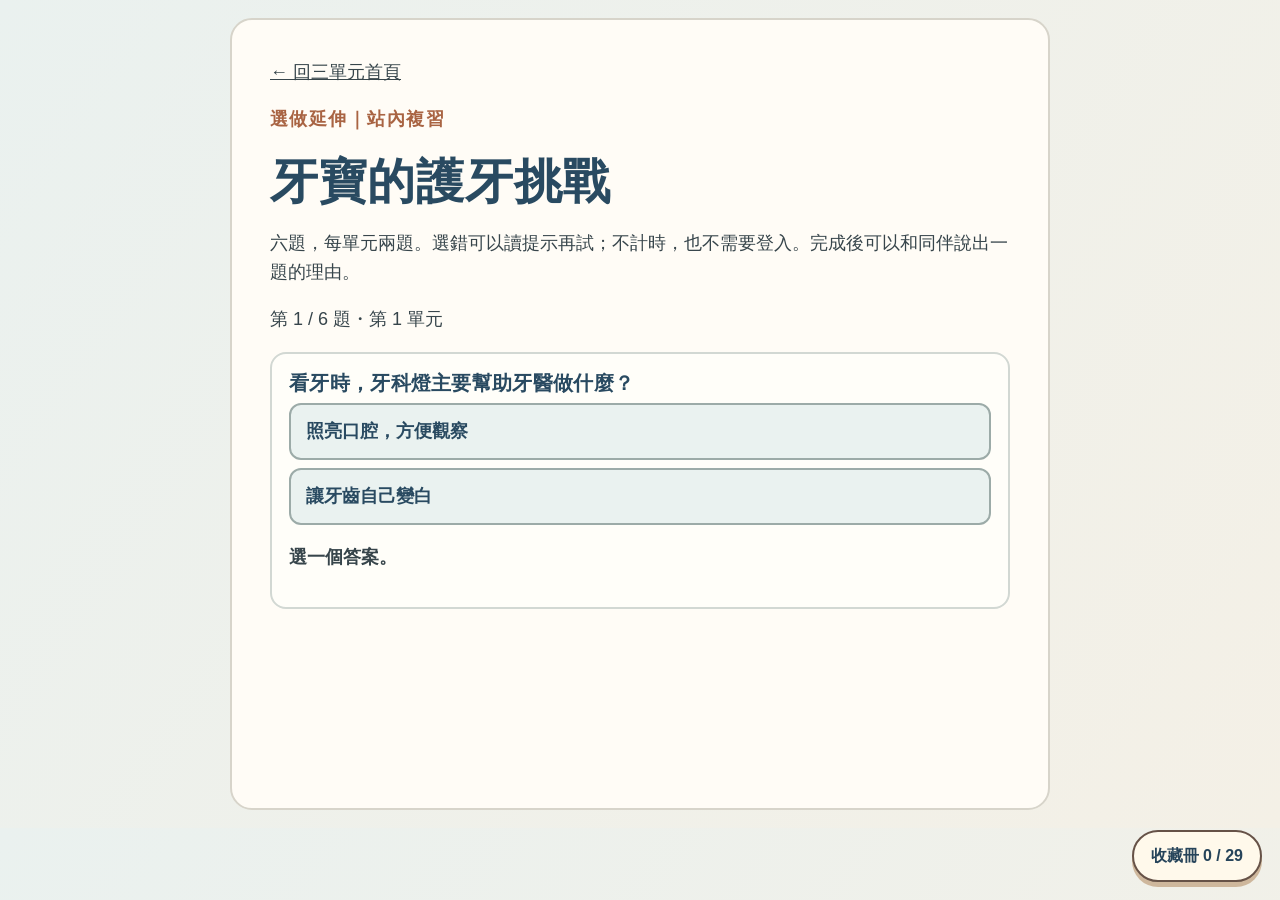
<file: challenge/index.html>
<!doctype html><html lang="zh-Hant" data-qm-unit="0"><head><meta charset="utf-8"><meta name="viewport" content="width=device-width,initial-scale=1"><title>牙寶歷險記｜站內複習挑戰</title><style>
:root{--ink:#294a61;--paper:#fffaf1;--line:#665247;--orange:#c9875d;--green:#7d9f88}*{box-sizing:border-box}body{margin:0;padding:18px;background:linear-gradient(135deg,#e8f1f1,#f3efe4);color:#35454b;font:18px/1.6 "Noto Sans TC","Microsoft JhengHei",sans-serif}main{max-width:820px;margin:auto;background:var(--paper);border:2px solid #d7d4ca;border-radius:22px;padding:clamp(20px,4vw,38px);min-height:88dvh}a{color:var(--ink)}h1,h2{color:var(--ink);line-height:1.3}h1{font-size:clamp(2rem,5vw,3rem);margin:10px 0}.tag{color:#a96443;font-weight:800;letter-spacing:.08em}.question{border:2px solid #d2d8d3;background:#fffef9;border-radius:16px;padding:17px;margin:18px 0}.question h2{font-size:1.25rem;margin:0 0 8px}.choice{display:block;width:100%;margin:8px 0;padding:12px 15px;border:2px solid #9caba8;border-radius:12px;background:#eaf2f0;color:#294a61;text-align:left;font:inherit;font-weight:700;cursor:pointer;min-height:50px}.choice:hover,.choice:focus-visible{outline:3px solid #426d88;outline-offset:2px}.choice.good{background:#e5f2e6;border-color:#568064}.choice.try{background:#fff0e5;border-color:#b97e5e}.feedback{min-height:28px;font-weight:700}.next{min-height:50px;background:var(--orange);color:white;border:2px solid #a96443;border-radius:12px;padding:10px 20px;font:inherit;font-weight:800;cursor:pointer}.next[hidden],.question[hidden],#result[hidden]{display:none}.summary{border-left:5px solid var(--green);padding:12px 17px;background:#eff5ef}.links{display:flex;flex-wrap:wrap;gap:15px;margin-top:20px}@media(max-width:500px){body{padding:8px}main{padding:16px 14px}}
</style><link rel="stylesheet" href="../tooth-theme.css?v=4"></head><body><main><a href="../">← 回三單元首頁</a><p class="tag">選做延伸｜站內複習</p><h1>牙寶的護牙挑戰</h1><p>六題，每單元兩題。選錯可以讀提示再試；不計時，也不需要登入。完成後可以和同伴說出一題的理由。</p><p id="count" role="status"></p><section class="question" id="question"><h2 id="prompt"></h2><div id="choices"></div><p class="feedback" id="feedback" role="status" aria-live="polite"></p><button class="next" id="next" type="button" hidden>下一題 →</button></section><section id="result" hidden><h2>複習完成</h2><p class="summary" id="result-text"></p><p>想一想：哪一題你需要再看一次？回到該單元，找一張圖或一段話當證據。</p><div class="links"><a href="../unit1/">第一單元</a><a href="../unit2/">第二單元</a><a href="../unit3/">第三單元</a></div><p><button class="next" id="again" type="button">再挑戰一次</button></p></section></main><script>
const qs=[
 {unit:1,q:'看牙時，牙科燈主要幫助牙醫做什麼？',options:['照亮口腔，方便觀察','讓牙齒自己變白'],answer:0,hint:'想想醫師要怎麼看清楚牙齒。',reason:'牙科燈照亮口腔，幫助牙醫看清楚牙齒。'},
 {unit:1,q:'看牙時覺得害怕，可以怎麼做？',options:['告訴牙醫或陪同的大人','一直忍耐，不讓人知道'],answer:0,hint:'哪一個做法能讓別人幫忙？',reason:'說出感受，牙醫和大人才能了解並協助你。'},
 {unit:2,q:'小朋友較早長出的一批牙齒叫什麼？',options:['乳齒','恆齒'],answer:0,hint:'回想兩位牙齒夥伴誰先出場。',reason:'乳齒較早長出，之後逐漸由恆齒接替。'},
 {unit:2,q:'牙冠最外層的保護構造是哪一層？',options:['琺瑯質','牙髓'],answer:0,hint:'找牙齒剖面圖最外面的部分。',reason:'琺瑯質覆蓋牙冠，是堅硬的外層。'},
 {unit:3,q:'同一杯甜飲，哪一種喝法會讓牙齒更常接觸糖？',options:['整個下午反覆小口喝','用餐時間喝完後改喝水'],answer:0,hint:'比較接觸糖的次數。',reason:'反覆啜飲會讓牙齒更多次接觸到糖。'},
 {unit:3,q:'喝完酸性果汁後，先做哪件事較合適？',options:['先喝水或用水漱口','立刻用力刷牙'],answer:0,hint:'回想第三單元清潔小隊的提醒。',reason:'可先喝水或用水漱口，之後維持平常刷牙習慣。'}
];let index=0,mistakes=new Set(),done=false;const $=id=>document.getElementById(id);
function render(){const q=qs[index];$('count').textContent=`第 ${index+1} / ${qs.length} 題・第 ${q.unit} 單元`;$('prompt').textContent=q.q;$('feedback').textContent='選一個答案。';$('next').hidden=true;done=false;$('choices').replaceChildren();q.options.forEach((option,i)=>{const b=document.createElement('button');b.className='choice';b.type='button';b.textContent=option;b.addEventListener('click',()=>{if(done)return;if(i===q.answer){done=true;b.classList.add('good');$('feedback').textContent='答對了！'+q.reason;$('next').hidden=false}else{mistakes.add(index);b.classList.add('try');$('feedback').textContent='再想一想：'+q.hint}});$('choices').appendChild(b)})}
$('next').addEventListener('click',()=>{if(!done)return;if(index<qs.length-1){index++;render()}else{try{localStorage.setItem('tooth-adventure-last-review-v1',JSON.stringify({completed:Date.now(),revisit:[...mistakes]}))}catch(_){}$('question').hidden=true;$('result').hidden=false;$('count').textContent='6 / 6 題已完成';$('result-text').textContent=mistakes.size?`完成六題；有 ${mistakes.size} 題曾需要提示。回單元找線索後，可以再挑戰一次。`:'完成六題！你能說出每個答案背後的理由嗎？'}});
$('again').addEventListener('click',()=>{index=0;mistakes=new Set();$('question').hidden=false;$('result').hidden=true;render()});render();
</script><script src="../tooth-collection.js?v=3"></script></body></html>
</file>
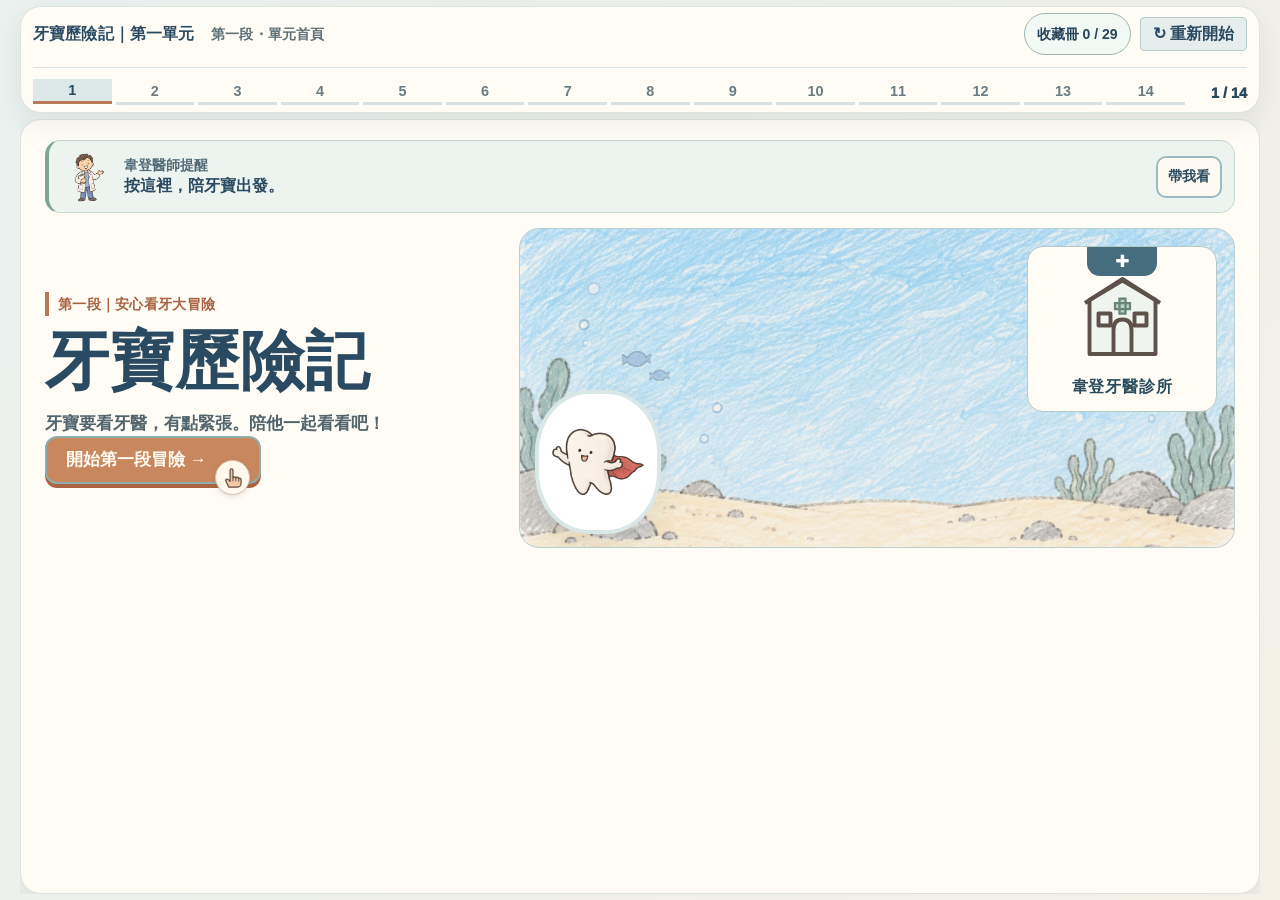
<file: unit1/index.html>
<!DOCTYPE html>
<html lang="zh-Hant" class="lesson-site" data-qm-unit="1">
<head>
  <meta charset="UTF-8" />
  <meta name="viewport" content="width=device-width, initial-scale=1.0" />
  <meta
    name="description"
    content="牙寶歷險記第一單元：透過故事、探索與情境挑戰，陪孩子安心認識看牙醫。"
  />
  <title>牙寶歷險記｜安心看牙大冒險</title>
  <link rel="icon" href="images/tooth-happy.png" type="image/png" />

  <style>
    :root {
      --blue: #2b579a;
      --blue-dark: #183f72;
      --sky: #8edbff;
      --orange: #ff8a2b;
      --orange-dark: #d86712;
      --yellow: #ffd95a;
      --green: #3ba87b;
      --green-dark: #23775a;
      --red: #e96958;
      --bg: #e6f9ff;
      --ink: #3b3027;
      --muted: #60778a;
      --white: #ffffff;
      --line: #cce5ef;
      --shadow: 0 16px 38px rgba(24, 63, 114, 0.14);
      --shadow-small: 0 8px 20px rgba(24, 63, 114, 0.12);
    }

    * {
      box-sizing: border-box;
    }

    .unit-icon { display:inline-block; width:1em; height:1em; overflow:visible; vertical-align:-0.18em; flex:none; }
    .clinic-building .unit-icon { display:block; width:145px; height:96px; margin:0 auto 8px; }
    .case-visual .case-art { width:min(100%,280px); height:270px; }

    html {
      scroll-behavior: smooth;
    }

    body {
      margin: 0;
      min-height: 100vh;
      overflow-x: hidden;
      color: var(--ink);
      background:
        radial-gradient(circle at 8% 9%, rgba(255, 255, 255, 0.9) 0 48px, transparent 49px),
        radial-gradient(circle at 92% 16%, rgba(255, 255, 255, 0.7) 0 62px, transparent 63px),
        linear-gradient(180deg, #bcecff 0%, var(--bg) 48%, #f8fdff 100%);
      font-family: "Noto Sans TC", "Microsoft JhengHei", system-ui, sans-serif;
      font-size: 16px;
      line-height: 1.7;
    }

    button {
      font: inherit;
    }

    button:focus-visible {
      outline: 4px solid rgba(255, 217, 90, 0.95);
      outline-offset: 4px;
    }

    .app {
      width: min(1180px, calc(100% - 32px));
      margin: 0 auto;
      padding: 18px 0 52px;
    }

    .topbar {
      position: sticky;
      top: 10px;
      z-index: 50;
      padding: 13px 18px 15px;
      border: 2px solid rgba(255, 255, 255, 0.92);
      border-radius: 24px;
      background: rgba(255, 255, 255, 0.95);
      box-shadow: var(--shadow-small);
      backdrop-filter: blur(12px);
    }

    .brand-row {
      display: flex;
      align-items: center;
      justify-content: space-between;
      gap: 14px;
      margin-bottom: 11px;
    }

    .brand {
      color: var(--blue-dark);
      font-size: 1rem;
      font-weight: 950;
      letter-spacing: 0.03em;
    }

    .act-label {
      margin-left: 8px;
      color: var(--orange-dark);
    }

    .restart {
      min-height: 40px;
      padding: 7px 14px;
      border: 2px solid #c8dfe9;
      border-radius: 999px;
      color: var(--blue-dark);
      background: #f5fcff;
      cursor: pointer;
      font-weight: 850;
      transition: transform 180ms ease, background 180ms ease;
    }

    .restart:hover {
      transform: translateY(-2px);
      background: #e8f7ff;
    }

    .progress-wrap {
      display: grid;
      grid-template-columns: 1fr auto;
      gap: 12px;
      align-items: center;
    }

    .progress-track {
      display: grid;
      grid-template-columns: repeat(14, 1fr);
      gap: 6px;
      margin: 0;
      padding: 0;
      list-style: none;
    }

    .progress-dot {
      display: grid;
      min-height: 30px;
      place-items: center;
      border-radius: 999px;
      color: #6f8393;
      background: #eaf1f5;
      font-size: 0.82rem;
      font-weight: 900;
      transition: background 200ms ease, color 200ms ease, transform 200ms ease;
    }

    .progress-dot.current {
      color: #fff;
      background: var(--orange);
      transform: translateY(-1px);
    }

    .progress-dot.done {
      color: #fff;
      background: var(--green);
    }

    .progress-count {
      min-width: 58px;
      color: var(--blue);
      font-weight: 950;
      text-align: right;
    }

    main {
      padding-top: 22px;
    }

    .screen {
      display: none;
      min-height: 620px;
      animation: screenIn 420ms ease both;
    }

    .screen.active {
      display: block;
    }

    .panel {
      position: relative;
      overflow: hidden;
      padding: clamp(28px, 5vw, 60px);
      border: 3px solid rgba(255, 255, 255, 0.94);
      border-radius: 36px;
      background: rgba(255, 255, 255, 0.94);
      box-shadow: var(--shadow);
    }

    h1,
    h2,
    h3,
    p {
      margin-top: 0;
    }

    h1,
    h2,
    h3 {
      color: var(--blue-dark);
      line-height: 1.25;
    }

    h1 {
      margin-bottom: 14px;
      font-size: clamp(2.6rem, 7vw, 5rem);
      letter-spacing: -0.055em;
    }

    h2 {
      margin-bottom: 12px;
      font-size: clamp(2rem, 4.5vw, 3.25rem);
      letter-spacing: -0.04em;
    }

    h3 {
      margin-bottom: 9px;
      font-size: 1.28rem;
    }

    .eyebrow {
      display: inline-flex;
      min-height: 35px;
      align-items: center;
      margin: 0 0 13px;
      padding: 5px 14px;
      border-radius: 999px;
      color: var(--blue-dark);
      background: var(--yellow);
      font-weight: 950;
    }

    .lead {
      max-width: 760px;
      margin-bottom: 25px;
      color: var(--muted);
      font-size: clamp(1.04rem, 2vw, 1.22rem);
      font-weight: 650;
    }

    .section-head {
      margin-bottom: 28px;
      text-align: center;
    }

    .section-head .lead {
      margin-right: auto;
      margin-left: auto;
    }

    .primary,
    .secondary,
    .option,
    .card-button,
    .move-button {
      min-height: 54px;
      border-radius: 18px;
      cursor: pointer;
      font-weight: 900;
      transition: transform 180ms ease, box-shadow 180ms ease, border-color 180ms ease, filter 180ms ease;
    }

    .primary {
      padding: 13px 25px;
      border: 0;
      color: #fff;
      background: linear-gradient(180deg, #ff9d4d, var(--orange));
      box-shadow: 0 7px 0 var(--orange-dark), 0 14px 24px rgba(255, 138, 43, 0.25);
      font-size: 1.06rem;
    }

    .primary:hover {
      transform: translateY(-3px);
      filter: brightness(1.03);
      box-shadow: 0 9px 0 var(--orange-dark), 0 17px 28px rgba(255, 138, 43, 0.28);
    }

    .primary:active {
      transform: translateY(4px);
      box-shadow: 0 3px 0 var(--orange-dark);
    }

    .primary:disabled {
      cursor: not-allowed;
      color: #778792;
      background: #dce7ec;
      box-shadow: 0 6px 0 #bdcbd1;
      filter: none;
      transform: none;
    }

    .secondary {
      padding: 11px 20px;
      border: 2px solid #bad4e1;
      color: var(--blue-dark);
      background: #fff;
    }

    .secondary:hover {
      transform: translateY(-2px);
      background: #eefaff;
      box-shadow: var(--shadow-small);
    }

    .center-actions {
      display: flex;
      justify-content: center;
      gap: 12px;
      margin-top: 24px;
    }

    .course-next {
      display: inline-flex;
      align-items: center;
      justify-content: center;
      min-height: 54px;
      padding: 11px 20px;
      border-radius: 18px;
      color: #fff;
      background: var(--blue-dark);
      font-weight: 900;
      text-decoration: none;
    }

    .course-next:hover,
    .course-next:focus-visible { background: var(--blue); }

    .hidden {
      display: none !important;
    }

    .story-layout {
      display: grid;
      grid-template-columns: minmax(250px, 0.78fr) minmax(0, 1.22fr);
      gap: clamp(24px, 5vw, 58px);
      align-items: center;
    }

    .clinic-scene {
      position: relative;
      display: grid;
      min-height: 500px;
      place-items: center;
      overflow: hidden;
      border: 4px solid #c7e8f4;
      border-radius: 32px;
      background: linear-gradient(#bfeeff 0 63%, #8ed27c 63% 100%);
      box-shadow: inset 0 0 0 8px rgba(255, 255, 255, 0.35);
    }

    .clinic-building {
      position: absolute;
      top: 40px;
      right: 28px;
      width: 245px;
      padding: 38px 16px 24px;
      border: 7px solid #fff;
      border-radius: 25px 25px 14px 14px;
      color: var(--blue-dark);
      background: #e4f8ff;
      box-shadow: var(--shadow-small);
      text-align: center;
      font-size: 4.3rem;
    }

    .clinic-building::before {
      position: absolute;
      top: 0;
      left: 50%;
      width: 70px;
      height: 29px;
      border-radius: 0 0 13px 13px;
      color: #fff;
      background: var(--blue);
      content: "+";
      font-size: 1.35rem;
      font-weight: 950;
      line-height: 29px;
      transform: translateX(-50%);
    }

    .clinic-building span {
      display: block;
      font-size: 0.95rem;
      font-weight: 950;
      letter-spacing: 0.05em;
    }

    .tooth-character {
      position: absolute;
      bottom: 24px;
      left: 25px;
      display: grid;
      width: 175px;
      height: 198px;
      place-items: center;
      border: 8px solid #dceff7;
      border-radius: 46% 46% 40% 40% / 38% 38% 58% 58%;
      background: #fff;
      box-shadow: var(--shadow);
      font-size: 5.8rem;
      animation: float 3s ease-in-out infinite;
    }

    .dialogue-stack {
      display: grid;
      gap: 14px;
    }

    .speech {
      padding: 18px 21px;
      border: 3px solid #d6eaf2;
      border-radius: 22px;
      background: #fff;
      box-shadow: var(--shadow-small);
    }

    .speech.npc {
      border-color: #a8dec9;
      background: #effbf6;
    }

    .speaker {
      display: block;
      margin-bottom: 3px;
      color: var(--blue);
      font-weight: 950;
    }

    .speech.npc .speaker {
      color: var(--green-dark);
    }

    .question-box {
      margin-top: 24px;
      padding: 22px;
      border: 3px solid #ffe29a;
      border-radius: 24px;
      background: #fff9e4;
    }

    .question-box h3 {
      text-align: center;
    }

    .emotion-grid {
      display: grid;
      grid-template-columns: repeat(4, minmax(0, 1fr));
      gap: 12px;
    }

    .emotion-button {
      min-height: 128px;
      padding: 14px 10px;
      border: 3px solid #c9e1eb;
      border-radius: 22px;
      color: var(--blue-dark);
      background: #fff;
      cursor: pointer;
      font-weight: 900;
      transition: transform 180ms ease, border-color 180ms ease, box-shadow 180ms ease;
    }

    .emotion-button:hover,
    .emotion-button.selected {
      transform: translateY(-4px);
      border-color: var(--orange);
      box-shadow: var(--shadow-small);
    }

    .emotion-button.selected {
      background: #fff5e9;
    }

    .emotion-face {
      display: block;
      margin-bottom: 7px;
      font-size: 2.8rem;
      line-height: 1;
    }

    .response-box {
      display: none;
      margin-top: 18px;
      padding: 16px 19px;
      border-left: 7px solid var(--green);
      border-radius: 16px;
      background: #eaf9f2;
      font-weight: 750;
      animation: cardIn 320ms ease both;
    }

    .response-box.show {
      display: block;
    }

    .worry-grid {
      display: grid;
      grid-template-columns: repeat(3, minmax(0, 1fr));
      gap: 17px;
    }

    .intro-tool-grid,
    .intro-review-grid {
      display: grid;
      grid-template-columns: repeat(2, minmax(0, 1fr));
      gap: 16px;
    }

    .intro-tool {
      position: relative;
      min-height: 180px;
      padding: 21px;
      border: 3px solid #cde4ee;
      border-radius: 25px;
      color: var(--blue-dark);
      background: #f7fcff;
      box-shadow: var(--shadow-small);
      cursor: pointer;
      font-weight: 900;
      text-align: center;
      transition: transform 180ms ease, border-color 180ms ease, background 180ms ease;
    }

    .intro-tool:hover {
      transform: translateY(-4px);
      border-color: var(--orange);
    }

    .intro-tool.visited {
      border-color: var(--green);
      background: #effbf6;
    }

    .intro-tool.visited::after,
    .intro-case.viewed::after {
      position: absolute;
      top: 11px;
      right: 11px;
      display: grid;
      width: 32px;
      height: 32px;
      place-items: center;
      border-radius: 50%;
      color: #fff;
      background: var(--green);
      content: "✓";
      font-weight: 950;
      animation: checkPop 300ms ease both;
    }

    .intro-tool-icon {
      display: block;
      margin-bottom: 10px;
      font-size: 3.6rem;
      line-height: 1;
    }

    .intro-case-grid {
      display: grid;
      grid-template-columns: repeat(3, minmax(0, 1fr));
      gap: 17px;
    }

    .intro-case {
      position: relative;
      min-height: 250px;
      padding: 22px;
      border: 3px solid #cfe5ee;
      border-radius: 26px;
      color: var(--blue-dark);
      background: #f8fdff;
      box-shadow: var(--shadow-small);
      cursor: pointer;
      text-align: left;
      transition: transform 180ms ease, border-color 180ms ease, background 180ms ease;
    }

    .intro-case:hover {
      transform: translateY(-4px);
      border-color: var(--orange);
    }

    .intro-case.viewed {
      border-color: var(--green);
      background: #effbf6;
    }

    .intro-case .worry-icon {
      display: grid;
      width: 74px;
      height: 74px;
      margin: 0 auto 12px;
      place-items: center;
      border: 1px solid #e7ddcb;
      border-radius: 50%;
      background: #f8f1e5;
    }
    .intro-case .worry-icon .unit-icon { width: 58px; height: 58px; }

    .intro-review-card {
      padding: 22px;
      border: 3px solid #cce5ef;
      border-radius: 24px;
      background: #f7fcff;
      text-align: center;
      font-weight: 900;
    }

    .intro-review-card:last-child {
      grid-column: 1 / -1;
    }

    .part-transition {
      margin-top: 25px;
      padding: 24px;
      border: 3px solid #f4cf59;
      border-radius: 25px;
      background: #fff7d0;
      text-align: center;
    }

    .worry-card {
      position: relative;
      min-height: 270px;
      padding: 24px;
      border: 3px solid #cfe5ee;
      border-radius: 27px;
      color: var(--blue-dark);
      background: #f8fdff;
      box-shadow: var(--shadow-small);
      cursor: pointer;
      text-align: left;
      transition: transform 180ms ease, border-color 180ms ease, background 180ms ease;
    }

    .worry-card:hover {
      transform: translateY(-5px);
      border-color: var(--orange);
    }

    .worry-card.viewed {
      border-color: var(--green);
      background: #effbf6;
    }

    .worry-card.viewed::after,
    .hotspot.visited::after,
    .shield.opened::after {
      position: absolute;
      top: 11px;
      right: 11px;
      display: grid;
      width: 32px;
      height: 32px;
      place-items: center;
      border-radius: 50%;
      color: #fff;
      background: var(--green);
      content: "✓";
      font-weight: 950;
      animation: checkPop 300ms ease both;
    }

    .worry-icon {
      display: block;
      margin-bottom: 14px;
      font-size: 3.6rem;
      line-height: 1;
    }

    .worry-card strong {
      display: block;
      font-size: 1.18rem;
      line-height: 1.5;
    }

    .counter {
      margin: 18px 0 0;
      color: var(--blue);
      font-weight: 950;
      text-align: center;
    }

    .answer-panel {
      min-height: 150px;
      margin-top: 22px;
      padding: 22px;
      border: 3px solid #b9dfd0;
      border-radius: 24px;
      background: #f0fbf6;
    }

    .explore-layout {
      display: grid;
      grid-template-columns: minmax(0, 1.35fr) minmax(280px, 0.65fr);
      gap: 22px;
      align-items: stretch;
    }

    .room {
      position: relative;
      display: grid;
      grid-template-columns: repeat(3, minmax(0, 1fr));
      gap: 14px;
      min-height: 500px;
      padding: 22px;
      border: 4px solid #c2e5f2;
      border-radius: 30px;
      background:
        linear-gradient(180deg, #dff6ff 0 68%, #b9d2db 68% 71%, #e6d2b9 71% 100%);
    }

    .room-counter {
      grid-column: 1 / -1;
      justify-self: start;
      align-self: start;
      margin: 0;
      padding: 6px 14px;
      border-radius: 999px;
      color: #fff;
      background: var(--blue);
      font-weight: 950;
    }

    .hotspot {
      position: relative;
      display: flex;
      min-height: 170px;
      flex-direction: column;
      align-items: center;
      justify-content: center;
      gap: 9px;
      padding: 15px;
      border: 3px solid rgba(255, 255, 255, 0.96);
      border-radius: 23px;
      color: var(--blue-dark);
      background: rgba(255, 255, 255, 0.82);
      box-shadow: var(--shadow-small);
      cursor: pointer;
      font-weight: 950;
      transition: transform 180ms ease, border-color 180ms ease, filter 180ms ease;
    }

    .hotspot:hover {
      transform: translateY(-4px) scale(1.02);
      border-color: var(--yellow);
      background: #fff;
    }

    .hotspot.visited {
      border-color: var(--green);
      background: #effbf6;
      animation: glow 650ms ease;
    }

    .hotspot-icon {
      font-size: 3.55rem;
      line-height: 1;
    }

    .explore-info {
      display: flex;
      min-height: 370px;
      flex-direction: column;
      justify-content: center;
      padding: 27px;
      border: 3px solid #ffe29a;
      border-radius: 28px;
      background: #fff9e3;
      box-shadow: var(--shadow-small);
    }

    .explore-info.animate {
      animation: cardIn 330ms ease both;
    }

    .big-icon {
      margin-bottom: 13px;
      font-size: 3.8rem;
      line-height: 1;
    }

    .complete-banner {
      display: none;
      margin-top: 25px;
      padding: 22px;
      border: 3px solid #a9ddc9;
      border-radius: 24px;
      background: #edfaf4;
      text-align: center;
      animation: cardIn 400ms ease both;
    }

    .complete-banner.show {
      display: block;
    }

    .complete-banner h3 {
      font-size: 1.55rem;
    }

    .sort-layout {
      display: grid;
      grid-template-columns: minmax(0, 1fr) minmax(280px, 0.55fr);
      gap: 22px;
      align-items: start;
    }

    .sort-area {
      padding: 22px;
      border: 3px solid #c8e4ee;
      border-radius: 28px;
      background: #f1fbff;
    }

    .sort-list {
      display: grid;
      gap: 11px;
      margin: 0;
      padding: 0;
      list-style: none;
    }

    .sort-card {
      display: grid;
      grid-template-columns: 44px 1fr auto;
      gap: 12px;
      align-items: center;
      min-height: 76px;
      padding: 11px 13px;
      border: 3px solid #d0e4ed;
      border-radius: 18px;
      background: #fff;
      box-shadow: var(--shadow-small);
      cursor: grab;
      transition: transform 170ms ease, border-color 170ms ease, opacity 170ms ease;
    }

    .sort-card.dragging {
      opacity: 0.5;
      transform: scale(0.98);
    }

    .sort-card.correct-place {
      border-color: var(--green);
      background: #effbf6;
    }

    .drag-handle {
      color: var(--blue);
      font-size: 1.4rem;
      font-weight: 950;
      text-align: center;
    }

    .sort-text {
      color: var(--blue-dark);
      font-weight: 900;
    }

    .sort-actions {
      display: flex;
      gap: 6px;
    }

    .move-button {
      width: 39px;
      min-height: 39px;
      padding: 0;
      border: 2px solid #c4dce6;
      color: var(--blue-dark);
      background: #f7fcff;
    }

    .move-button:hover {
      transform: translateY(-2px);
      border-color: var(--blue);
    }

    .sort-help {
      margin: 0 0 14px;
      color: var(--muted);
      font-weight: 700;
    }

    .feedback {
      display: none;
      margin-top: 16px;
      padding: 15px 18px;
      border-radius: 16px;
      font-weight: 850;
    }

    .feedback.show {
      display: block;
      animation: cardIn 280ms ease both;
    }

    .feedback.good {
      border-left: 7px solid var(--green);
      background: #eaf9f2;
    }

    .feedback.try {
      border-left: 7px solid var(--orange);
      background: #fff0e4;
    }

    .flow-preview {
      padding: 24px;
      border: 3px solid #ffe19a;
      border-radius: 28px;
      background: #fff9e5;
      box-shadow: var(--shadow-small);
    }

    .flow-placeholder {
      color: var(--muted);
      text-align: center;
      font-weight: 750;
    }

    .flow-step {
      display: none;
      animation: cardIn 330ms ease both;
    }

    .flow-step.active {
      display: block;
    }

    .flow-number {
      display: grid;
      width: 62px;
      height: 62px;
      margin: 0 auto 14px;
      place-items: center;
      border-radius: 50%;
      color: #fff;
      background: var(--orange);
      font-size: 1.35rem;
      font-weight: 950;
    }

    .flow-step h3 {
      text-align: center;
    }

    .core-message {
      margin: 19px 0 0;
      padding: 17px 19px;
      border-radius: 18px;
      color: var(--blue-dark);
      background: var(--yellow);
      font-size: 1.08rem;
      font-weight: 950;
      text-align: center;
    }

    .guardian-layout {
      display: grid;
      grid-template-columns: minmax(250px, 0.65fr) minmax(0, 1.35fr);
      gap: 28px;
      align-items: center;
    }

    .guardian-tooth {
      display: grid;
      min-height: 460px;
      place-items: center;
      border: 4px solid #c9e8f3;
      border-radius: 32px;
      background: radial-gradient(circle, #fff 0 28%, #dff6ff 29% 60%, #bdeafb 61% 100%);
      font-size: 9rem;
    }

    .shield-grid {
      display: grid;
      grid-template-columns: repeat(2, minmax(0, 1fr));
      gap: 15px;
    }

    .shield {
      position: relative;
      min-height: 190px;
      padding: 21px;
      border: 3px solid #d2e4eb;
      border-radius: 26px;
      color: #72828c;
      background: #edf2f4;
      cursor: not-allowed;
      text-align: left;
      transition: transform 180ms ease, border-color 180ms ease, background 180ms ease;
    }

    .shield.unlocked {
      color: var(--blue-dark);
      background: #f8fdff;
      cursor: pointer;
    }

    .shield.unlocked:hover {
      transform: translateY(-4px);
      border-color: var(--orange);
      box-shadow: var(--shadow-small);
    }

    .shield.opened {
      border-color: var(--green);
      color: var(--blue-dark);
      background: #effbf6;
      cursor: default;
    }

    .shield-icon {
      display: block;
      margin-bottom: 10px;
      font-size: 3rem;
      line-height: 1;
    }

    .shield-lock {
      display: block;
      margin-top: 8px;
      font-weight: 900;
    }

    .shield-text {
      display: none;
      margin: 8px 0 0;
      color: var(--ink);
    }

    .shield.opened .shield-text {
      display: block;
      animation: cardIn 280ms ease both;
    }

    .reward {
      display: none;
      margin-top: 24px;
      padding: 23px;
      border: 3px solid #f5cd4e;
      border-radius: 25px;
      background: #fff7cf;
      text-align: center;
      animation: trophyIn 500ms ease both;
    }

    .reward.show {
      display: block;
    }

    .reward-icon {
      display: block;
      margin-bottom: 7px;
      font-size: 4rem;
      line-height: 1;
    }

    .case-nav {
      display: grid;
      grid-template-columns: repeat(3, 1fr);
      gap: 10px;
      margin-bottom: 22px;
    }

    .case-tab {
      min-height: 48px;
      padding: 8px;
      border: 2px solid #c9dfe8;
      border-radius: 999px;
      color: #718493;
      background: #eef3f5;
      font-weight: 900;
    }

    .case-tab.active {
      color: #fff;
      border-color: var(--orange);
      background: var(--orange);
    }

    .case-tab.done {
      color: #fff;
      border-color: var(--green);
      background: var(--green);
    }

    .case-stage {
      display: none;
      grid-template-columns: minmax(220px, 0.6fr) minmax(0, 1.4fr);
      gap: 25px;
      align-items: center;
      padding: clamp(22px, 4vw, 34px);
      border: 3px solid #cee6ef;
      border-radius: 30px;
      background: #f7fcff;
      animation: screenIn 350ms ease both;
    }

    .case-stage.active {
      display: grid;
    }

    .case-visual {
      display: grid;
      min-height: 290px;
      place-items: center;
      border: 4px solid #d7edf5;
      border-radius: 28px;
      background: #eaf9ff;
      font-size: clamp(5rem, 12vw, 8rem);
      text-align: center;
    }

    .options {
      display: grid;
      gap: 11px;
    }

    .option {
      padding: 12px 17px;
      border: 3px solid #cadfe8;
      color: var(--blue-dark);
      background: #fff;
      text-align: left;
    }

    .option:hover {
      transform: translateY(-2px);
      border-color: var(--blue);
      box-shadow: var(--shadow-small);
    }

    .option.correct {
      border-color: var(--green);
      background: #eaf9f2;
    }

    .option.wrong {
      border-color: var(--orange);
      background: #fff0e5;
    }

    .case-explanation {
      display: none;
      margin-top: 16px;
      padding: 17px;
      border-left: 7px solid var(--green);
      border-radius: 16px;
      background: #eaf9f2;
      font-weight: 750;
      animation: cardIn 300ms ease both;
    }

    .case-explanation.show {
      display: block;
    }

    .scenario-shell {
      display: grid;
      grid-template-columns: minmax(190px, 0.45fr) minmax(0, 1.55fr);
      gap: 26px;
      align-items: stretch;
    }

    .scenario-map {
      display: grid;
      gap: 11px;
      align-content: start;
      padding: 20px;
      border: 3px solid #cce5ef;
      border-radius: 27px;
      background: #f1fbff;
    }

    .scenario-dot {
      display: flex;
      min-height: 50px;
      align-items: center;
      gap: 10px;
      padding: 9px 13px;
      border-radius: 16px;
      color: #718491;
      background: #e7eff3;
      font-weight: 900;
    }

    .scenario-dot::before {
      display: grid;
      width: 29px;
      height: 29px;
      flex: 0 0 29px;
      place-items: center;
      border-radius: 50%;
      background: rgba(255, 255, 255, 0.65);
      content: attr(data-number);
    }

    .scenario-dot.active {
      color: #fff;
      background: var(--orange);
    }

    .scenario-dot.done {
      color: #fff;
      background: var(--green);
    }

    .scenario-card {
      padding: clamp(24px, 5vw, 38px);
      border: 3px solid #ffe09a;
      border-radius: 29px;
      background: #fff9e5;
      box-shadow: var(--shadow-small);
    }

    .scenario-icon {
      margin-bottom: 12px;
      font-size: 4.2rem;
      line-height: 1;
    }

    .scenario-question {
      margin-bottom: 19px;
      font-size: 1.23rem;
      font-weight: 850;
    }

    .yabao-quote {
      display: none;
      margin-top: 25px;
      padding: 23px;
      border: 3px solid #b5dfcf;
      border-radius: 24px;
      background: #effbf6;
      animation: cardIn 350ms ease both;
    }

    .yabao-quote.show {
      display: block;
    }

    .review-feelings {
      max-width: 900px;
      margin: 0 auto;
    }

    .learning-cards {
      display: none;
      grid-template-columns: repeat(2, minmax(0, 1fr));
      gap: 15px;
      margin-top: 26px;
    }

    .learning-cards.show {
      display: grid;
    }

    .learning-card {
      padding: 21px;
      border: 3px solid #cde5ef;
      border-radius: 23px;
      background: #f7fcff;
      font-weight: 900;
      opacity: 0;
      transform: translateY(14px);
      animation: learningIn 420ms ease forwards;
    }

    .learning-card:nth-child(2) {
      animation-delay: 130ms;
    }

    .learning-card:nth-child(3) {
      animation-delay: 260ms;
    }

    .learning-card:nth-child(4) {
      animation-delay: 390ms;
    }

    .final-dialogue {
      display: none;
      max-width: 850px;
      grid-template-columns: 120px 1fr;
      gap: 18px;
      align-items: center;
      margin: 25px auto 0;
      animation: cardIn 450ms ease both;
    }

    .final-dialogue.show {
      display: grid;
    }

    .happy-tooth {
      display: grid;
      width: 120px;
      height: 134px;
      place-items: center;
      border: 6px solid #dceff7;
      border-radius: 46% 46% 40% 40% / 38% 38% 58% 58%;
      background: #fff;
      box-shadow: var(--shadow-small);
      font-size: 4rem;
      animation: float 3s ease-in-out infinite;
    }

    .finish-panel {
      min-height: 650px;
      text-align: center;
      background:
        radial-gradient(circle at 9% 11%, rgba(255, 217, 90, 0.38) 0 82px, transparent 83px),
        radial-gradient(circle at 91% 86%, rgba(59, 168, 123, 0.22) 0 112px, transparent 113px),
        linear-gradient(145deg, #fff, #eefbff);
    }

    .finish-icon {
      display: grid;
      width: 145px;
      height: 145px;
      margin: 5px auto 24px;
      place-items: center;
      border: 6px solid #fff;
      border-radius: 50%;
      background: var(--yellow);
      box-shadow: 0 15px 0 rgba(255, 138, 43, 0.16), var(--shadow);
      font-size: 5rem;
      animation: trophyIn 600ms cubic-bezier(0.2, 0.9, 0.3, 1.3) both;
    }

    .completion-list {
      display: grid;
      max-width: 700px;
      grid-template-columns: repeat(2, minmax(0, 1fr));
      gap: 12px;
      margin: 25px auto;
      padding: 0;
      list-style: none;
      text-align: left;
    }

    .completion-list li {
      padding: 13px 17px;
      border: 3px solid #b8dfd0;
      border-radius: 18px;
      color: var(--green-dark);
      background: #effbf6;
      font-weight: 950;
    }

    .game-button {
      min-height: 76px;
      padding: 16px 36px;
      border: 0;
      border-radius: 24px;
      color: #fff;
      background: linear-gradient(180deg, #ff9d4d, var(--orange));
      box-shadow: 0 8px 0 var(--orange-dark), 0 17px 28px rgba(255, 138, 43, 0.28);
      cursor: pointer;
      font-size: clamp(1.2rem, 3vw, 1.55rem);
      font-weight: 950;
      animation: gentlePulse 2.8s ease-in-out infinite;
    }

    .game-button:hover {
      filter: brightness(1.05);
    }

    .confetti {
      position: absolute;
      inset: 0;
      overflow: hidden;
      pointer-events: none;
    }

    .confetti-piece {
      position: absolute;
      top: -24px;
      width: 12px;
      height: 20px;
      border-radius: 3px;
      animation: confettiFall 2.8s ease-in forwards;
    }

    .toast {
      position: fixed;
      right: 20px;
      bottom: 20px;
      z-index: 80;
      max-width: min(390px, calc(100% - 40px));
      padding: 14px 18px;
      border-radius: 16px;
      color: #fff;
      background: var(--blue-dark);
      box-shadow: var(--shadow);
      font-weight: 850;
      opacity: 0;
      pointer-events: none;
      transform: translateY(14px);
      transition: opacity 220ms ease, transform 220ms ease;
    }

    .toast.show {
      opacity: 1;
      transform: translateY(0);
    }

    @keyframes screenIn {
      from { opacity: 0; transform: translateY(17px); }
      to { opacity: 1; transform: translateY(0); }
    }

    @keyframes cardIn {
      from { opacity: 0; transform: translateY(12px) scale(0.98); }
      to { opacity: 1; transform: translateY(0) scale(1); }
    }

    @keyframes checkPop {
      0% { opacity: 0; transform: scale(0.35) rotate(-16deg); }
      70% { transform: scale(1.15) rotate(4deg); }
      100% { opacity: 1; transform: scale(1) rotate(0); }
    }

    @keyframes glow {
      0%, 100% { box-shadow: var(--shadow-small); transform: scale(1); }
      50% { box-shadow: 0 0 0 10px rgba(255, 217, 90, 0.4); transform: scale(1.05); }
    }

    @keyframes float {
      0%, 100% { transform: translateY(0); }
      50% { transform: translateY(-10px); }
    }

    @keyframes trophyIn {
      from { opacity: 0; transform: scale(0.45) rotate(-12deg); }
      to { opacity: 1; transform: scale(1) rotate(0); }
    }

    @keyframes learningIn {
      to { opacity: 1; transform: translateY(0); }
    }

    @keyframes gentlePulse {
      0%, 100% { transform: scale(1); }
      50% { transform: scale(1.025); }
    }

    @keyframes confettiFall {
      0% { opacity: 1; transform: translate3d(0, -20px, 0) rotate(0); }
      100% { opacity: 0.85; transform: translate3d(var(--drift), 720px, 0) rotate(620deg); }
    }

    @media (max-width: 1000px) {
      .story-layout,
      .explore-layout,
      .sort-layout,
      .guardian-layout,
      .scenario-shell {
        grid-template-columns: 1fr;
      }

      .clinic-scene {
        min-height: 410px;
      }

      .worry-grid {
        grid-template-columns: 1fr;
      }

      .intro-case-grid {
        grid-template-columns: 1fr;
      }

      .worry-card {
        min-height: auto;
      }

      .case-stage {
        grid-template-columns: 1fr;
      }

      .case-visual {
        min-height: 210px;
      }

      .guardian-tooth {
        min-height: 280px;
      }

      .scenario-map {
        grid-template-columns: repeat(4, 1fr);
      }

      .scenario-dot {
        justify-content: center;
      }

      .scenario-dot span {
        display: none;
      }
    }

    @media (max-width: 720px) {
      .app {
        width: min(100% - 20px, 680px);
        padding-top: 9px;
      }

      .topbar {
        top: 5px;
        padding: 10px 11px 12px;
        border-radius: 19px;
      }

      .brand {
        font-size: 0.82rem;
      }

      .act-label {
        display: block;
        margin-left: 0;
      }

      .restart {
        min-height: 37px;
        padding: 6px 10px;
        font-size: 0.82rem;
      }

      .progress-wrap {
        grid-template-columns: 1fr auto;
        gap: 8px;
      }

      .progress-track {
        gap: 3px;
      }

      .progress-dot {
        min-height: 25px;
        font-size: 0.7rem;
      }

      .progress-count {
        min-width: 43px;
        font-size: 0.78rem;
      }

      main {
        padding-top: 14px;
      }

      .screen {
        min-height: auto;
      }

      .panel {
        padding: 25px 17px;
        border-radius: 26px;
      }

      h1 {
        font-size: clamp(2.5rem, 15vw, 4rem);
      }

      h2 {
        font-size: clamp(1.8rem, 9vw, 2.55rem);
      }

      .lead {
        font-size: 1.02rem;
      }

      .clinic-scene {
        min-height: 340px;
      }

      .clinic-building {
        right: 14px;
        width: 230px;
      }

      .tooth-character {
        left: 12px;
        width: 140px;
        height: 160px;
        font-size: 4.5rem;
      }

      .emotion-grid,
      .room,
      .shield-grid,
      .learning-cards,
      .completion-list,
      .intro-tool-grid,
      .intro-review-grid {
        grid-template-columns: 1fr;
      }

      .intro-review-card:last-child {
        grid-column: auto;
      }

      .emotion-button {
        min-height: 82px;
        text-align: left;
      }

      .emotion-face {
        display: inline-block;
        margin: 0 10px 0 0;
        vertical-align: middle;
      }

      .room-counter {
        grid-column: 1;
      }

      .hotspot {
        min-height: 130px;
      }

      .sort-card {
        grid-template-columns: 35px 1fr;
      }

      .sort-actions {
        grid-column: 1 / -1;
        justify-content: flex-end;
      }

      .shield {
        min-height: 155px;
      }

      .case-nav {
        gap: 5px;
      }

      .case-tab {
        font-size: 0.78rem;
      }

      .scenario-map {
        grid-template-columns: repeat(4, 1fr);
        padding: 12px;
      }

      .scenario-dot {
        padding: 5px;
      }

      .final-dialogue {
        grid-template-columns: 1fr;
        text-align: center;
      }

      .happy-tooth {
        margin: 0 auto;
      }

      .center-actions {
        flex-direction: column;
      }

      .primary,
      .secondary,
      .game-button {
        width: 100%;
        text-align: center;
      }
    }

    @media (prefers-reduced-motion: reduce) {
      *,
      *::before,
      *::after {
        scroll-behavior: auto !important;
        animation-duration: 0.01ms !important;
        animation-iteration-count: 1 !important;
        transition-duration: 0.01ms !important;
      }
    }

    /* Editorial refresh: a practical children's dental-health workbook. */
    :root {
      --blue: #245b76;
      --blue-dark: #173b57;
      --sky: #dceef2;
      --orange: #d96f2b;
      --orange-dark: #a84d1d;
      --yellow: #f2c85b;
      --green: #397561;
      --green-dark: #285646;
      --red: #b6534d;
      --bg: #edf3f4;
      --ink: #20323a;
      --muted: #5c6d73;
      --white: #fffefb;
      --line: #c8d5d9;
      --shadow: 0 4px 0 rgba(32, 50, 58, 0.08);
      --shadow-small: 0 2px 0 rgba(32, 50, 58, 0.08);
    }

    html {
      background: var(--bg);
    }

    body {
      color: var(--ink);
      font-family: "Noto Sans TC", "Microsoft JhengHei", Arial, sans-serif;
      background-color: var(--bg);
      background-image:
        linear-gradient(rgba(237, 243, 244, 0.88), rgba(237, 243, 244, 0.94)),
        url("images/unit1-background-book.png");
      background-position: center;
      background-size: cover;
      background-attachment: fixed;
      line-height: 1.7;
    }

    .app {
      width: min(calc(100% - 32px), 1080px);
      padding: 22px 0 64px;
    }

    .topbar {
      top: 8px;
      padding: 14px 18px 16px;
      border: 1px solid var(--line);
      border-top: 5px solid var(--blue-dark);
      border-radius: 3px;
      background: rgba(255, 254, 251, 0.97);
      box-shadow: var(--shadow);
      backdrop-filter: none;
    }

    .brand-row {
      gap: 16px;
    }

    .brand {
      color: var(--blue-dark);
      font-size: 1rem;
      font-weight: 800;
      letter-spacing: 0.01em;
    }

    .act-label {
      margin-left: 12px;
      color: var(--muted);
      font-size: 0.92rem;
      font-weight: 600;
    }

    .restart,
    .primary,
    .secondary,
    .game-button,
    .move-button,
    .option {
      border-radius: 4px;
      box-shadow: none;
      font-family: inherit;
      transform: none;
    }

    .restart {
      border: 1px solid #aebfc5;
      color: var(--blue-dark);
      background: transparent;
    }

    .restart:hover,
    .secondary:hover,
    .move-button:hover {
      border-color: var(--blue);
      color: var(--blue-dark);
      background: #eef5f6;
      transform: none;
    }

    .progress-wrap {
      gap: 14px;
      margin-top: 12px;
      padding-top: 12px;
      border-top: 1px solid #d9e2e5;
    }

    .progress-track {
      grid-template-columns: repeat(14, minmax(28px, 1fr));
      gap: 4px;
    }

    .progress-dot {
      min-height: 30px;
      border: 0;
      border-bottom: 3px solid #d7e1e4;
      border-radius: 0;
      color: #6a7c83;
      background: transparent;
      font-size: 0.78rem;
      font-weight: 700;
    }

    .progress-dot.current {
      border-bottom-color: var(--orange);
      color: var(--orange-dark);
      background: #fff6ee;
    }

    .progress-dot.done {
      border-bottom-color: var(--green);
      color: var(--green-dark);
      background: #f1f7f4;
    }

    .progress-count {
      min-width: 54px;
      color: var(--blue-dark);
      font-size: 0.88rem;
      font-variant-numeric: tabular-nums;
    }

    main {
      padding-top: 22px;
    }

    .screen {
      animation: none;
    }

    .panel {
      min-height: auto;
      padding: clamp(28px, 4.5vw, 52px);
      border: 1px solid var(--line);
      border-radius: 4px;
      background: var(--white);
      box-shadow: var(--shadow);
    }

    .section-head {
      margin-bottom: 28px;
      padding-bottom: 18px;
      border-bottom: 1px solid var(--line);
    }

    .eyebrow {
      display: block;
      width: fit-content;
      margin-bottom: 12px;
      padding: 1px 0 1px 10px;
      border-left: 4px solid var(--orange);
      border-radius: 0;
      color: #70401f;
      background: transparent;
      font-size: 0.88rem;
      font-weight: 750;
      letter-spacing: 0.02em;
    }

    h1,
    h2,
    h3 {
      color: var(--blue-dark);
      font-family: inherit;
      letter-spacing: -0.025em;
    }

    h1 {
      max-width: 9em;
      font-size: clamp(2.55rem, 5.5vw, 4.4rem);
      line-height: 1.08;
    }

    h2 {
      font-size: clamp(1.8rem, 3.5vw, 2.65rem);
      line-height: 1.25;
    }

    .screen h1[tabindex="-1"]:focus,
    .screen h2[tabindex="-1"]:focus {
      outline: none;
    }

    .lead {
      max-width: 62ch;
      color: #4b5f67;
      font-size: 1.05rem;
      line-height: 1.85;
    }

    .primary,
    .game-button {
      border: 1px solid var(--blue-dark);
      color: #fff;
      background: var(--blue-dark);
    }

    .primary:hover,
    .game-button:hover {
      border-color: #0f2e45;
      background: #0f2e45;
      box-shadow: none;
      transform: none;
    }

    .secondary,
    .move-button {
      border: 1px solid #aebfc5;
      color: var(--blue-dark);
      background: #fff;
    }

    .game-button {
      border-color: var(--orange-dark);
      background: var(--orange-dark);
    }

    .story-layout,
    .explore-layout,
    .guardian-layout,
    .sort-layout {
      gap: clamp(26px, 4vw, 48px);
    }

    .clinic-scene,
    .room,
    .guardian-tooth,
    .case-visual,
    .flow-placeholder {
      border: 1px solid #b8cdd3;
      border-radius: 4px;
      background: #e8f2f4;
      box-shadow: none;
    }

    .clinic-scene {
      background-image:
        linear-gradient(rgba(232, 242, 244, 0.2), rgba(232, 242, 244, 0.38)),
        url("images/unit1-background-book.png");
      background-position: center;
      background-size: cover;
    }

    .tooth-character,
    .happy-tooth {
      overflow: hidden;
      padding: 0;
    }

    .tooth-character img,
    .happy-tooth img {
      width: 100%;
      height: 100%;
      object-fit: contain;
    }

    .case-visual img {
      width: min(100%, 280px);
      max-height: 270px;
      object-fit: contain;
    }

    .doctor-guide {
      display: flex;
      gap: 12px;
      align-items: center;
      width: fit-content;
      margin-bottom: 14px;
      padding: 8px 14px 8px 8px;
      border: 1px solid var(--line);
      border-radius: 4px;
      background: #f1f7f4;
      color: var(--green-dark);
      font-weight: 800;
    }

    .doctor-guide img {
      width: 64px;
      height: 64px;
      border-radius: 3px;
      object-fit: contain;
    }

    .clinic-building {
      border: 1px solid #b6c8ce;
      border-radius: 4px;
      background: #f8fbfb;
      box-shadow: none;
    }

    .tooth-character,
    .guardian-tooth,
    .happy-tooth,
    .finish-icon {
      animation: none;
      filter: saturate(0.82);
    }

    .speech,
    .question-box,
    .response-box,
    .feedback,
    .core-message,
    .yabao-quote,
    .complete-banner,
    .reward {
      border: 1px solid var(--line);
      border-left: 4px solid var(--blue);
      border-radius: 3px;
      background: #f8fbfb;
      box-shadow: none;
    }

    .intro-tool,
    .intro-case,
    .intro-review-card,
    .emotion-button,
    .worry-card,
    .hotspot,
    .flow-step,
    .shield,
    .case-card,
    .scenario-card,
    .learning-card,
    .completion-list li,
    .option {
      border: 1px solid var(--line);
      border-radius: 4px;
      background: #fff;
      box-shadow: none;
    }

    .intro-tool:hover,
    .intro-case:hover,
    .emotion-button:hover,
    .worry-card:hover,
    .hotspot:hover,
    .shield:hover,
    .option:hover {
      border-color: #7697a3;
      background: #f3f8f9;
      box-shadow: none;
      transform: none;
    }

    .intro-tool.selected,
    .intro-case.selected,
    .emotion-button.selected,
    .worry-card.selected,
    .hotspot.selected,
    .option.correct,
    .shield.unlocked {
      border-color: var(--green);
      background: #eef6f2;
      box-shadow: inset 4px 0 0 var(--green);
    }

    .case-nav,
    .scenario-map {
      padding: 0 0 12px;
      border-bottom: 1px solid var(--line);
      border-radius: 0;
      background: transparent;
    }

    .case-tab,
    .scenario-dot {
      border-radius: 2px;
      box-shadow: none;
    }

    .part-transition,
    .finish-panel {
      background: #fffdf7;
    }

    .toast {
      border-radius: 4px;
      background: var(--blue-dark);
      box-shadow: var(--shadow);
    }

    button,
    [role="button"] {
      transition: background-color 140ms ease, border-color 140ms ease, color 140ms ease;
    }

    @media (max-width: 720px) {
      .app {
        width: min(calc(100% - 18px), 680px);
        padding-top: 8px;
      }

      .topbar {
        top: 4px;
        padding: 11px 12px 13px;
      }

      .brand-row {
        align-items: flex-start;
      }

      .brand {
        display: grid;
        gap: 2px;
      }

      .act-label {
        margin-left: 0;
        font-size: 0.82rem;
      }

      .progress-track {
        grid-template-columns: repeat(7, 1fr);
        row-gap: 7px;
      }

      .progress-dot {
        min-height: 27px;
      }

      .panel {
        padding: 24px 20px 28px;
      }

      .story-layout,
      .explore-layout,
      .guardian-layout,
      .sort-layout {
        gap: 24px;
      }

      h1 {
        font-size: clamp(2.25rem, 12vw, 3.2rem);
      }
    }

    /* One scene always fits inside the browser viewport. */
    html,
    body {
      height: 100%;
      overflow: hidden;
    }

    body {
      min-height: 0;
    }

    .app {
      display: flex;
      height: 100dvh;
      min-height: 0;
      flex-direction: column;
      padding-top: 8px;
      padding-bottom: 8px;
    }

    .topbar {
      position: relative;
      top: 0;
      flex: 0 0 auto;
    }

    main {
      flex: 1 1 auto;
      min-height: 0;
      overflow: hidden;
      padding-top: 8px;
    }

    .screen {
      height: 100%;
      min-height: 0;
      overflow: hidden;
    }

    .panel {
      height: 100%;
      min-height: 0;
      overflow: hidden;
    }

    .screen-fit {
      width: 100%;
      transform-origin: top center;
      will-change: transform;
    }

    .story-chat-row {
      display: flex;
      justify-content: center;
      margin: 14px 0 6px;
    }

    .story-chat-button {
      min-height: 48px;
      padding: 11px 18px;
      border: 2px solid #7fb8ad;
      border-radius: 999px;
      color: #184d59;
      background: #effaf6;
      font-weight: 900;
      box-shadow: 0 6px 16px rgba(20, 70, 80, 0.12);
    }

    .story-chat-button:hover,
    .story-chat-button:focus-visible {
      border-color: #ec8c52;
      background: #fff8ed;
      transform: translateY(-1px);
    }

    .story-chat-button.completed {
      border-color: #5da988;
      background: #e8f7ef;
    }

    .story-chat-button.completed::after {
      content: "  ✓ 已聊過";
      color: #2c765d;
      font-size: 0.85em;
    }

    .story-dialogue-overlay {
      position: fixed;
      z-index: 120;
      inset: 0;
      display: grid;
      place-items: center;
      padding: 18px;
      background: rgba(17, 43, 55, 0.7);
      backdrop-filter: blur(5px);
    }

    .story-dialogue-overlay[hidden] { display: none; }

    .story-dialogue-card {
      position: relative;
      width: min(780px, 96vw);
      max-height: calc(100dvh - 36px);
      padding: clamp(20px, 4vw, 34px);
      overflow: auto;
      border: 4px solid #fff;
      border-radius: 28px;
      background: linear-gradient(145deg, #fffef9, #eff9f5);
      box-shadow: 0 24px 70px rgba(0, 0, 0, 0.28);
    }

    .story-dialogue-close {
      position: absolute;
      z-index: 2;
      top: 12px;
      right: 12px;
      width: 42px;
      height: 42px;
      padding: 0;
      border: 0;
      border-radius: 50%;
      color: #184d59;
      background: #fff;
      font-size: 1.35rem;
      box-shadow: 0 4px 14px rgba(20, 70, 80, 0.16);
    }

    .story-dialogue-scene {
      display: grid;
      grid-template-columns: minmax(120px, 170px) 1fr;
      align-items: center;
      gap: clamp(16px, 4vw, 30px);
    }

    .story-dialogue-portrait {
      display: grid;
      min-height: 190px;
      place-items: center;
      overflow: hidden;
      border-radius: 24px;
      background: #dff3ee;
    }

    .story-dialogue-portrait img {
      width: 100%;
      height: 190px;
      object-fit: contain;
    }

    .story-dialogue-kicker {
      margin: 0 0 5px;
      color: #c56835;
      font-size: 0.84rem;
      font-weight: 900;
      letter-spacing: 0.08em;
    }

    .story-dialogue-content h3 {
      margin: 0 44px 8px 0;
      color: #184d59;
      font-size: clamp(1.35rem, 3vw, 1.8rem);
    }

    .story-dialogue-lead {
      margin: 0 0 8px;
      color: #75818a;
      font-size: 0.92rem;
      font-weight: 800;
    }

    .story-dialogue-text {
      margin: 0;
      color: #263b42;
      font-size: clamp(1.02rem, 2.4vw, 1.18rem);
      font-weight: 700;
      line-height: 1.75;
    }

    .story-dialogue-choices {
      display: grid;
      gap: 10px;
      margin-top: 20px;
    }

    .story-dialogue-choice {
      width: 100%;
      min-height: 50px;
      padding: 12px 16px;
      border: 2px solid #bddbd3;
      border-radius: 14px;
      color: #184d59;
      background: #fff;
      text-align: left;
      font-weight: 900;
    }

    .story-dialogue-choice:hover,
    .story-dialogue-choice:focus-visible {
      border-color: #ec8c52;
      background: #fff8ed;
    }

    .story-dialogue-choice.continue-choice {
      border-color: #267f73;
      color: #fff;
      background: #267f73;
      text-align: center;
    }

    @media (max-width: 620px) {
      .story-dialogue-card { padding: 58px 18px 20px; }
      .story-dialogue-scene { grid-template-columns: 1fr; text-align: center; }
      .story-dialogue-portrait { min-height: 125px; }
      .story-dialogue-portrait img { width: min(170px, 55vw); height: 125px; }
      .story-dialogue-content h3 { margin-right: 0; }
      .story-dialogue-choice { text-align: center; }
    }

    /* Readable one-viewport layout: keep the words large by making each scene compact. */
    @media (min-width: 721px) {
      body {
        font-size: 18px;
        line-height: 1.55;
      }

      .app {
        width: min(1240px, calc(100% - 20px));
        padding-top: 6px;
        padding-bottom: 6px;
      }

      .topbar {
        padding: 6px 12px 7px;
        border-radius: 12px;
      }

      .brand-row {
        margin-bottom: 3px;
      }

      .brand {
        font-size: 0.92rem;
      }

      .restart {
        min-height: 34px;
        padding: 3px 12px;
        font-size: 0.88rem;
      }

      .progress-wrap {
        gap: 8px;
      }

      .progress-track {
        gap: 4px;
      }

      .progress-dot {
        min-height: 23px;
        font-size: 0.76rem;
      }

      .progress-count {
        min-width: 54px;
        font-size: 0.86rem;
      }

      main {
        padding-top: 6px;
      }

      .panel {
        padding: 20px 24px;
        border-radius: 20px;
      }

      h1 {
        margin-bottom: 8px;
        font-size: clamp(3rem, 5vw, 4rem);
      }

      h2 {
        margin-bottom: 6px;
        font-size: clamp(1.9rem, 3vw, 2.45rem);
      }

      h3 {
        margin-bottom: 5px;
        font-size: 1.15rem;
      }

      .eyebrow {
        min-height: 0;
        margin-bottom: 6px;
        padding: 1px 0 1px 9px;
        font-size: 0.84rem;
      }

      .lead,
      .section-head .lead {
        margin: 0;
        font-size: 1.02rem;
        line-height: 1.5;
      }

      .section-head {
        margin-bottom: 12px;
        padding-bottom: 8px;
        text-align: left;
      }

      .section-head .lead {
        margin-right: 0;
        margin-left: 0;
      }

      .story-layout,
      .explore-layout,
      .guardian-layout,
      .sort-layout,
      .scenario-shell {
        gap: 16px;
      }

      .clinic-scene {
        height: 355px;
        min-height: 0;
      }

      .clinic-building {
        top: 22px;
        right: 20px;
        width: 200px;
        padding: 30px 12px 15px;
        font-size: 3.2rem;
      }

      .tooth-character {
        bottom: 16px;
        left: 18px;
        width: 132px;
        height: 148px;
        border-width: 5px;
      }

      .dialogue-stack {
        gap: 8px;
      }

      .speech {
        padding: 11px 14px;
      }

      .doctor-guide {
        margin-bottom: 8px;
        padding: 5px 11px 5px 5px;
      }

      .doctor-guide img {
        width: 48px;
        height: 48px;
      }

      .question-box {
        margin-top: 12px;
        padding: 13px 15px;
      }

      .question-box h3 {
        margin-bottom: 8px;
      }

      .center-actions {
        margin-top: 10px;
      }

      .primary,
      .secondary,
      .option,
      .card-button {
        min-height: 46px;
      }

      .primary {
        padding: 9px 19px;
        font-size: 1rem;
      }

      .emotion-grid,
      .worry-grid,
      .intro-case-grid {
        gap: 10px;
      }

      .emotion-button {
        min-height: 82px;
        padding: 10px;
      }

      .emotion-face {
        font-size: 2.35rem;
      }

      .intro-tool-grid,
      .intro-review-grid {
        gap: 10px;
      }

      .intro-tool {
        min-height: 108px;
        padding: 11px;
      }

      .intro-tool-icon {
        margin-bottom: 5px;
        font-size: 2.4rem;
      }

      .intro-case,
      .worry-card {
        min-height: 145px;
        padding: 13px;
      }

      .worry-icon {
        margin-bottom: 7px;
        font-size: 2.45rem;
      }

      .intro-review-card,
      .learning-card {
        padding: 11px 13px;
      }

      .counter {
        margin-top: 8px;
      }

      .answer-panel {
        min-height: 84px;
        margin-top: 9px;
        padding: 11px 14px;
      }

      .part-transition,
      .complete-banner,
      .reward {
        margin-top: 10px;
        padding: 12px 15px;
      }

      #screen5 .screen-fit {
        display: grid;
        grid-template-columns: 0.9fr 1.1fr;
        gap: 10px 16px;
      }

      #screen5 .section-head,
      #screen5 .part-transition {
        grid-column: 1 / -1;
      }

      #screen5 .final-dialogue {
        margin: 0;
      }

      #screen5 .part-transition {
        margin-top: 0;
      }

      .room {
        height: 330px;
        min-height: 0;
        gap: 8px;
        padding: 12px;
      }

      .hotspot {
        min-height: 102px;
        gap: 5px;
        padding: 8px;
      }

      .hotspot-icon {
        font-size: 2.3rem;
      }

      .explore-info {
        min-height: 330px;
        padding: 17px;
      }

      .big-icon {
        margin-bottom: 7px;
        font-size: 2.7rem;
      }

      #screen3:has(#introToolsComplete.show) .explore-layout,
      #screen8:has(#roomComplete.show) .explore-layout,
      #screen10:has(#shieldReward.show) .guardian-layout,
      #screen11:has(#detectiveReward.show) .case-nav,
      #screen11:has(#detectiveReward.show) .case-stage,
      #screen12:has(#scenarioFinish.show) .scenario-shell {
        display: none;
      }

      #screen4:has(#introQuiz:not(.hidden)) .intro-case-grid,
      #screen4:has(#introQuiz:not(.hidden)) #introCaseCounter,
      #screen4:has(#introQuiz:not(.hidden)) #introCaseAnswer {
        display: none;
      }

      .sort-area,
      .flow-preview {
        padding: 13px;
      }

      .sort-list {
        gap: 6px;
      }

      .sort-card {
        min-height: 50px;
        padding: 5px 8px;
      }

      .move-button {
        width: 35px;
        min-height: 34px;
      }

      .sort-help {
        margin-bottom: 7px;
      }

      .flow-number {
        width: 48px;
        height: 48px;
        margin-bottom: 8px;
      }

      .guardian-tooth {
        height: 305px;
        min-height: 0;
        font-size: 7rem;
      }

      .shield-grid {
        gap: 9px;
      }

      .shield {
        min-height: 137px;
        padding: 11px;
      }

      .shield-icon {
        margin-bottom: 5px;
        font-size: 2.25rem;
      }

      .shield-lock,
      .shield-text {
        margin-top: 4px;
      }

      .reward-icon {
        font-size: 2.8rem;
      }

      .case-nav {
        margin-bottom: 9px;
      }

      .case-tab {
        min-height: 38px;
        padding: 4px 7px;
      }

      .case-stage {
        gap: 16px;
        padding: 15px;
      }

      .case-visual {
        height: 205px;
        min-height: 0;
      }

      .case-visual img {
        max-height: 195px;
      }

      .options {
        gap: 7px;
      }

      .option {
        padding: 8px 12px;
      }

      .scenario-map,
      .scenario-card {
        padding: 14px;
      }

      .scenario-dot {
        min-height: 42px;
        padding: 6px 9px;
      }

      .scenario-icon {
        margin-bottom: 7px;
        font-size: 3rem;
      }

      #screen13 .review-feelings {
        display: grid;
        grid-template-columns: 1fr 1fr;
        gap: 10px 14px;
        max-width: none;
      }

      #screen13 #closingEmotions,
      #screen13 #closingResponse,
      #screen13 #reviewContinue {
        grid-column: 1 / -1;
      }

      #screen13:has(#learningCards.show) #closingEmotions {
        display: none;
      }

      #screen13 .learning-cards {
        margin-top: 0;
      }

      #screen13 .learning-cards.show {
        grid-template-columns: 1fr;
      }

      #screen13 .final-dialogue {
        grid-template-columns: 92px 1fr;
        margin: 0;
      }

      #screen13 .happy-tooth {
        width: 92px;
        height: 104px;
      }

      .finish-panel {
        min-height: 0;
      }

      .finish-icon {
        width: 86px;
        height: 86px;
        margin: 0 auto 10px;
        font-size: 3rem;
      }

      .completion-list {
        max-width: none;
        grid-template-columns: repeat(5, minmax(0, 1fr));
        gap: 8px;
        margin: 12px auto;
      }

      .completion-list li {
        padding: 8px 10px;
        text-align: center;
      }

      .game-button {
        min-height: 58px;
        padding: 11px 28px;
      }
    }

    @media (max-width: 720px) {
      body { font-size: 18px; }
      .progress-track { display: none; }
      .progress-wrap { display: flex; justify-content: flex-end; margin-top: 2px; }
      main { padding-top: 5px; }
      .panel { padding: 16px; }
      .section-head { margin-bottom: 10px; }
      .section-head .lead { margin-bottom: 0; }
      .intro-tool-grid,
      .intro-review-grid,
      .emotion-grid { grid-template-columns: repeat(2, minmax(0, 1fr)); }
      .clinic-scene,
      .room,
      .guardian-tooth { min-height: 260px; }
    }
  

    /* Tablet layout: keep lesson text at full size and let portrait pages scroll. */
    @media (min-width: 721px) and (max-width: 1180px) {
      html, body { height: auto; min-height: 100%; overflow-x: hidden; overflow-y: auto; }
      .app { width: min(1180px, calc(100% - 28px)); height: auto; min-height: 100dvh; padding: 12px 0 28px; }
      .topbar { top: 6px; }
      main { flex: 0 0 auto; min-height: 0; overflow: visible; padding-top: 12px; }
      .screen, .screen.active { height: auto; min-height: 0; overflow: visible; }
      .panel { height: auto; min-height: 0; overflow: visible; padding: clamp(20px, 3vw, 32px); }
      .screen-fit { transform: none !important; }
      .primary, .secondary, .option, .card-button, .story-chat-button { min-height: 48px; }
      .case-tab, .move-button { min-height: 44px; }
    }

    @media (min-width: 721px) and (max-width: 1000px) and (orientation: portrait) {
      .intro-case-grid, .worry-grid { grid-template-columns: repeat(2, minmax(0, 1fr)); }
      .clinic-scene { min-height: 300px; }
      .room { height: auto; min-height: 300px; }
      .guardian-tooth { min-height: 250px; }
    }

/* Storybook styling: soft colored-pencil blues, sand, and paper. */
:root {
  --blue:#557c99; --blue-dark:#355c76; --sky:#a8c6d4;
  --orange:#bd7950; --orange-dark:#945b3c; --yellow:#d6b868;
  --green:#6d8d79; --green-dark:#4c6f5b; --red:#ad6960;
  --bg:#e9eff0; --ink:#453d37; --muted:#6f7776; --line:#c9d1cd;
  --paper:#fff9ee; --white:#fff9ee;
  --shadow:0 5px 0 rgba(82,72,61,.12); --shadow-small:0 3px 0 rgba(82,72,61,.1);
}
html { background:#e9eff0; }
body {
  background-color:#e9eff0 !important;
  background-image:
    repeating-linear-gradient(168deg,rgba(83,127,157,.045) 0 2px,transparent 2px 15px),
    radial-gradient(ellipse at 12% 8%,#f6ead8 0,transparent 34%),
    linear-gradient(135deg,#eaf1f1,#e4edf0) !important;
}
.topbar,.panel,.story-dialogue-card,.quiz-card,.review-card,.knowledge-card,
.category-card,.completion-item,.character-card,.callout,.feedback,.mnemonic {
  border-color:#a79a88 !important;
  border-radius:19px 22px 18px 21px !important;
  background-color:#fff9ee !important;
  box-shadow:2px 3px 0 rgba(82,72,61,.13) !important;
}
.panel { background-image:repeating-linear-gradient(2deg,rgba(168,151,126,.025) 0 1px,transparent 1px 10px); }
.image-slot,.image-slot.diagram,.image-slot.compact {
  border:2px solid #a99a83 !important;
  border-radius:16px 19px 15px 18px !important;
  background-color:#d9e8ec !important;
}
h1,h2,h3,.eyebrow { color:#355c76; }
button.primary,.primary,.game-button,.story-dialogue-choice {
  background:#6d8ca0 !important; border-color:#6d8ca0 !important;
  color:#fffaf1 !important; box-shadow:0 4px 0 #4d6f83 !important;
}
button.secondary,.secondary { background:#f4ead8 !important; color:#4c6472 !important; border-color:#b5aa98 !important; }
.story-dialogue-overlay { background:rgba(48,62,67,.52) !important; backdrop-filter:blur(3px); }
.story-dialogue-card { border:2px solid #968776 !important; }
.story-dialogue-content { background:#fff9ee; }
@media (max-width: 760px) {
  .topbar { border-radius:16px 18px 15px 17px !important; }
  .panel { padding:clamp(18px,4vw,34px) !important; }
}

</style>
  <link rel="stylesheet" href="../tooth-theme.css?v=4" />
  <link rel="stylesheet" href="../assets/fonts.css" />
</head>

<body>
  <div class="app">
    <header class="topbar">
      <div class="brand-row">
        <div class="brand">
          牙寶歷險記｜第一單元
          <span class="act-label" id="actLabel">第一段・單元首頁</span>
        </div>
        <button class="restart" id="restartButton" type="button">↻ 重新開始</button>
      </div>

      <div class="progress-wrap">
        <ol class="progress-track" aria-label="完整學習進度">
          <li class="progress-dot current" data-dot="1">1</li>
          <li class="progress-dot" data-dot="2">2</li>
          <li class="progress-dot" data-dot="3">3</li>
          <li class="progress-dot" data-dot="4">4</li>
          <li class="progress-dot" data-dot="5">5</li>
          <li class="progress-dot" data-dot="6">6</li>
          <li class="progress-dot" data-dot="7">7</li>
          <li class="progress-dot" data-dot="8">8</li>
          <li class="progress-dot" data-dot="9">9</li>
          <li class="progress-dot" data-dot="10">10</li>
          <li class="progress-dot" data-dot="11">11</li>
          <li class="progress-dot" data-dot="12">12</li>
          <li class="progress-dot" data-dot="13">13</li>
          <li class="progress-dot" data-dot="14">14</li>
        </ol>
        <div class="progress-count" id="progressCount">1 / 14</div>
      </div>
    </header>

    <main id="mainContent">
      <!-- 第一段 01：單元首頁 -->
      <section class="screen active" id="screen1" data-screen="1" aria-labelledby="introTitle1">
        <div class="panel">
          <div class="story-layout">
            <div>
              <p class="eyebrow">第一段｜安心看牙大冒險</p>
              <h1 id="introTitle1">牙寶歷險記</h1>
              <p class="lead">
                牙寶要看牙醫，有點緊張。陪他一起看看吧！
              </p>
              <button class="primary" type="button" data-go="2">開始第一段冒險 →</button>
            </div>
            <div class="clinic-scene" aria-label="牙寶站在韋登牙醫診所前">
              <div class="clinic-building" aria-hidden="true">
                <svg class="unit-icon" aria-hidden="true" focusable="false" viewBox="0 0 64 64"><use href="images/unit1-icons.svg#clinic"></use></svg>
                <span>韋登牙醫診所</span>
              </div>
              <div class="tooth-character"><img src="images/tooth-hero.png" alt="牙寶鼓起勇氣準備出發" /></div>
            </div>
          </div>
        </div>
      </section>

      <!-- 第一段 02：故事對話 -->
      <section class="screen" id="screen2" data-screen="2" aria-labelledby="introTitle2">
        <div class="panel">
          <div class="section-head">
            <p class="eyebrow">第一段｜故事情境</p>
            <h2 id="introTitle2">牙寶有點緊張</h2>
          </div>

          <div class="story-layout">
            <div class="clinic-scene" aria-label="牙寶站在牙醫診所門口">
              <div class="clinic-building" aria-hidden="true">
                <svg class="unit-icon" aria-hidden="true" focusable="false" viewBox="0 0 64 64"><use href="images/unit1-icons.svg#clinic"></use></svg>
                <span>診所門口</span>
              </div>
              <div class="tooth-character"><img src="images/tooth-angry.png" alt="牙寶有點擔心的樣子" /></div>
            </div>
            <div>
              <div class="doctor-guide"><img src="images/dentist.png" alt="韋登牙醫" /><span>韋登牙醫陪你慢慢了解</span></div>
              <div class="dialogue-stack">
                <div class="speech">
                  <span class="speaker">牙寶：</span>
                  「今天要檢查牙齒……可是我不知道進去之後會發生什麼耶。」
                </div>
                <div class="speech npc">
                  <span class="speaker"><svg class="unit-icon" aria-hidden="true" focusable="false" viewBox="0 0 64 64"><use href="images/unit1-icons.svg#dentist"></use></svg> 韋登牙醫：</span>
                  「不知道會發生什麼，的確容易讓人緊張。沒關係，我們先不急著開始，你可以先看看牙醫到底是怎麼幫助牙齒的。」
                </div>
              </div>

              <div class="question-box">
                <h3>你想怎麼回答韋登牙醫？</h3>
                <div class="options">
                  <button class="option intro-story-choice" type="button" data-intro-story="look"><svg class="unit-icon" aria-hidden="true" focusable="false" viewBox="0 0 64 64"><use href="images/unit1-icons.svg#face-happy"></use></svg> 好，我想看看！</button>
                  <button class="option intro-story-choice" type="button" data-intro-story="afraid"><svg class="unit-icon" aria-hidden="true" focusable="false" viewBox="0 0 64 64"><use href="images/unit1-icons.svg#face-thought"></use></svg> 牙醫真的不可怕嗎？</button>
                </div>
                <div class="response-box" id="introStoryResponse" role="status" aria-live="polite"></div>
                <div class="center-actions hidden" id="introStoryContinue">
                  <button class="primary" type="button" data-go="3">一起進去看看 →</button>
                </div>
              </div>
            </div>
          </div>
        </div>
      </section>

      <!-- 第一段 03：四項診間探索 -->
      <section class="screen" id="screen3" data-screen="3" aria-labelledby="introTitle3">
        <div class="panel">
          <div class="section-head">
            <p class="eyebrow">第一段｜認識牙醫</p>
            <h2 id="introTitle3">牙醫到底在做什麼？</h2>
            <p class="lead">點四個項目，認識牙醫的工作。</p>
          </div>

          <div class="explore-layout">
            <div class="intro-tool-grid">
              <button class="intro-tool" type="button" data-intro-tool="light">
                <span class="intro-tool-icon" aria-hidden="true"><svg class="unit-icon" aria-hidden="true" focusable="false" viewBox="0 0 64 64"><use href="images/unit1-icons.svg#light"></use></svg></span>診療燈
              </button>
              <button class="intro-tool" type="button" data-intro-tool="mirror">
                <span class="intro-tool-icon" aria-hidden="true"><svg class="unit-icon" aria-hidden="true" focusable="false" viewBox="0 0 64 64"><use href="images/unit1-icons.svg#mirror"></use></svg></span>牙科小鏡子
              </button>
              <button class="intro-tool" type="button" data-intro-tool="check">
                <span class="intro-tool-icon" aria-hidden="true"><svg class="unit-icon" aria-hidden="true" focusable="false" viewBox="0 0 64 64"><use href="images/unit1-icons.svg#tooth"></use></svg></span>牙齒檢查
              </button>
              <button class="intro-tool" type="button" data-intro-tool="clean">
                <span class="intro-tool-icon" aria-hidden="true"><svg class="unit-icon" aria-hidden="true" focusable="false" viewBox="0 0 64 64"><use href="images/unit1-icons.svg#sparkles"></use></svg></span>清潔牙齒
              </button>
            </div>

            <aside class="explore-info" id="introToolInfo" aria-live="polite">
              <div class="big-icon" id="introToolIcon" aria-hidden="true"><svg class="unit-icon" aria-hidden="true" focusable="false" viewBox="0 0 64 64"><use href="images/unit1-icons.svg#hand-tap"></use></svg></div>
              <h3 id="introToolTitle">選一個項目看看</h3>
              <p id="introToolText">每一項都有不同的用途，四個全部看完才能繼續。</p>
              <p class="counter" id="introToolCounter">已探索 0 / 4</p>
            </aside>
          </div>

          <div class="complete-banner" id="introToolsComplete">
            <h3>原來牙醫可以……</h3>
            <div class="intro-review-grid">
              <div class="intro-review-card"><svg class="unit-icon" aria-hidden="true" focusable="false" viewBox="0 0 64 64"><use href="images/unit1-icons.svg#magnifier"></use></svg> 幫牙齒做檢查</div>
              <div class="intro-review-card"><svg class="unit-icon" aria-hidden="true" focusable="false" viewBox="0 0 64 64"><use href="images/unit1-icons.svg#sparkles"></use></svg> 幫助保持牙齒乾淨</div>
              <div class="intro-review-card"><svg class="unit-icon" aria-hidden="true" focusable="false" viewBox="0 0 64 64"><use href="images/unit1-icons.svg#shield"></use></svg> 提早發現牙齒問題</div>
            </div>
            <p class="core-message">看牙醫不是只有牙齒痛的時候才需要喔！</p>
            <div class="story-chat-row">
              <button class="story-chat-button" type="button" data-story-dialogue="early-check" aria-pressed="false"><svg class="unit-icon" aria-hidden="true" focusable="false" viewBox="0 0 64 64"><use href="images/unit1-icons.svg#chat"></use></svg> 聽聽牙寶的小問題</button>
            </div>
            <button class="primary" type="button" data-go="4">繼續第一段冒險 →</button>
          </div>
        </div>
      </section>

      <!-- 第一段 04：常見牙齒問題 -->
      <section class="screen" id="screen4" data-screen="4" aria-labelledby="introTitle4">
        <div class="panel">
          <div class="section-head">
            <p class="eyebrow">第一段｜牙齒偵探時間</p>
            <h2 id="introTitle4">牙醫可以幫我發現什麼？</h2>
            <p class="lead">點三張問題卡，再回答牙寶。</p>
          </div>

          <div class="intro-case-grid">
            <button class="intro-case" type="button" data-intro-case="cavity">
              <span class="worry-icon" aria-hidden="true"><svg class="unit-icon" aria-hidden="true" focusable="false" viewBox="0 0 64 64"><use href="images/unit1-icons.svg#cavity"></use></svg></span>
              <h3>蛀牙</h3>
              <p>牙齒怎麼有一個小黑點？</p>
            </button>
            <button class="intro-case" type="button" data-intro-case="calculus">
              <span class="worry-icon" aria-hidden="true"><svg class="unit-icon" aria-hidden="true" focusable="false" viewBox="0 0 64 64"><use href="images/unit1-icons.svg#calculus"></use></svg></span>
              <h3>牙結石</h3>
              <p>牙齒旁邊怎麼有黃色硬塊？</p>
            </button>
            <button class="intro-case" type="button" data-intro-case="gum">
              <span class="worry-icon" aria-hidden="true"><svg class="unit-icon" aria-hidden="true" focusable="false" viewBox="0 0 64 64"><use href="images/unit1-icons.svg#gum"></use></svg></span>
              <h3>牙齦紅紅的</h3>
              <p>牙齦看起來紅紅的或容易流血。</p>
            </button>
          </div>

          <p class="counter" id="introCaseCounter">已查看 0 / 3 張牙齒問題卡</p>
          <div class="answer-panel" id="introCaseAnswer" aria-live="polite">
            <h3>先選一張卡片</h3>
            <p>牙醫可以幫忙檢查牙齒與牙齦，提早注意需要處理的地方。</p>
          </div>

          <div class="question-box hidden" id="introQuiz">
            <h3>牙寶有一個問題！</h3>
            <p style="text-align:center;font-weight:850;">所以一定要牙齒很痛，才能去看牙醫嗎？</p>
            <div class="options">
              <button class="option intro-quiz-option" type="button" data-intro-answer="wrong">A. 對，牙齒痛才需要去</button>
              <button class="option intro-quiz-option" type="button" data-intro-answer="correct">B. 不一定，平常也可以定期檢查</button>
            </div>
            <div class="feedback" id="introQuizFeedback" role="status" aria-live="polite"></div>
            <div class="center-actions hidden" id="introQuizContinue">
              <button class="primary" type="button" data-go="5">完成第一段學習 →</button>
            </div>
          </div>
        </div>
      </section>

      <!-- 第一段 05：回顧與銜接 -->
      <section class="screen" id="screen5" data-screen="5" aria-labelledby="introTitle5">
        <div class="panel">
          <div class="section-head">
            <p class="eyebrow">第一段｜學習回顧</p>
            <h2 id="introTitle5">牙寶學會了！</h2>
            <p class="lead">先記住三件事。</p>
          </div>

          <div class="intro-review-grid">
            <div class="intro-review-card"><svg class="unit-icon" aria-hidden="true" focusable="false" viewBox="0 0 64 64"><use href="images/unit1-icons.svg#magnifier"></use></svg> 牙醫可以幫忙檢查牙齒。</div>
            <div class="intro-review-card"><svg class="unit-icon" aria-hidden="true" focusable="false" viewBox="0 0 64 64"><use href="images/unit1-icons.svg#tooth"></use></svg> 蛀牙、牙結石和牙齦問題都可以提早注意。</div>
            <div class="intro-review-card"><svg class="unit-icon" aria-hidden="true" focusable="false" viewBox="0 0 64 64"><use href="images/unit1-icons.svg#shield"></use></svg> 不用等牙齒很痛，平常也可以進行牙齒檢查。</div>
          </div>

          <div class="final-dialogue show">
            <div class="happy-tooth"><img src="images/tooth-happy.png" alt="牙寶露出安心的笑容" /></div>
            <div class="dialogue-stack">
              <div class="speech">
                <span class="speaker">牙寶：</span>
                「原來知道牙醫在做什麼之後，好像就沒有剛剛那麼可怕了！」
              </div>
              <div class="speech npc">
                <span class="speaker"><svg class="unit-icon" aria-hidden="true" focusable="false" viewBox="0 0 64 64"><use href="images/unit1-icons.svg#dentist"></use></svg> 韋登牙醫：</span>
                「沒錯！如果看牙的時候覺得緊張，也可以告訴牙醫你的感覺。」
              </div>
            </div>
          </div>

          <div class="part-transition">
            <h3>第一段完成！接著進入第二段</h3>
            <p>接下來會更深入體驗看牙流程、牙齒守護知識與生活情境。遊戲會在兩段內容全部完成後解鎖。</p>
            <button class="primary" type="button" data-go="6">開始第二段 →</button>
          </div>
        </div>
      </section>

      <!-- 第二段・第一幕 -->
      <section class="screen" id="screen6" data-screen="6" aria-labelledby="title1">
        <div class="panel">
          <div class="story-layout">
            <div class="clinic-scene" aria-label="牙寶站在牙醫診所門口，表情有點猶豫">
              <div class="clinic-building" aria-hidden="true">
                <svg class="unit-icon" aria-hidden="true" focusable="false" viewBox="0 0 64 64"><use href="images/unit1-icons.svg#clinic"></use></svg>
                <span>韋登牙醫診所</span>
              </div>
              <div class="tooth-character"><img src="images/tooth-angry.png" alt="牙寶站在診所前思考" /></div>
            </div>

            <div>
              <p class="eyebrow">第二段｜第一幕・故事開始</p>
              <h1 id="title1">今天要看牙醫？</h1>
              <div class="dialogue-stack">
                <div class="speech">
                  <span class="speaker">牙寶：</span>
                  「媽媽說今天要帶我檢查牙齒……可是我從來沒有仔細看過牙醫到底在做什麼。」
                </div>
                <div class="speech">
                  <span class="speaker">牙寶：</span>
                  「裡面會不會有很多奇怪的東西啊？」
                </div>
              </div>
            </div>
          </div>

          <div class="question-box">
            <h3>如果今天換成你要看牙醫，你現在是什麼感覺？</h3>
            <div class="emotion-grid" id="openingEmotions">
              <button class="emotion-button" type="button" data-feeling="完全不緊張">
                <span class="emotion-face" aria-hidden="true"><svg class="unit-icon" aria-hidden="true" focusable="false" viewBox="0 0 64 64"><use href="images/unit1-icons.svg#face-happy"></use></svg></span>完全不緊張
              </button>
              <button class="emotion-button" type="button" data-feeling="有一點緊張">
                <span class="emotion-face" aria-hidden="true"><svg class="unit-icon" aria-hidden="true" focusable="false" viewBox="0 0 64 64"><use href="images/unit1-icons.svg#face-neutral"></use></svg></span>有一點緊張
              </button>
              <button class="emotion-button" type="button" data-feeling="有點害怕">
                <span class="emotion-face" aria-hidden="true"><svg class="unit-icon" aria-hidden="true" focusable="false" viewBox="0 0 64 64"><use href="images/unit1-icons.svg#face-worried"></use></svg></span>有點害怕
              </button>
              <button class="emotion-button" type="button" data-feeling="很害怕">
                <span class="emotion-face" aria-hidden="true"><svg class="unit-icon" aria-hidden="true" focusable="false" viewBox="0 0 64 64"><use href="images/unit1-icons.svg#face-strained"></use></svg></span>很害怕
              </button>
            </div>
            <div class="response-box" id="openingResponse" role="status" aria-live="polite">
              <strong>韋登牙醫：</strong>
              收到！每個人的感覺都不一樣。今天我們就陪牙寶一起看看，牙醫診所裡到底會發生什麼。
            </div>
            <div class="center-actions hidden" id="openingContinue">
              <button class="primary" type="button" data-go="7">陪牙寶走進診所 →</button>
            </div>
          </div>
        </div>
      </section>

      <!-- 第二段・第二幕 -->
      <section class="screen" id="screen7" data-screen="7" aria-labelledby="title2">
        <div class="panel">
          <div class="section-head">
            <p class="eyebrow">第二段｜第二幕・候診室</p>
            <h2 id="title2">牙寶的疑問</h2>
            <p class="lead">點三張擔心卡，聽醫師說。</p>
          </div>

          <div class="worry-grid">
            <button class="worry-card" type="button" data-worry="unknown">
              <span class="worry-icon" aria-hidden="true"><svg class="unit-icon" aria-hidden="true" focusable="false" viewBox="0 0 64 64"><use href="images/unit1-icons.svg#face-anxious"></use></svg></span>
              <strong>我不知道等等會做什麼</strong>
            </button>
            <button class="worry-card" type="button" data-worry="hurt">
              <span class="worry-icon" aria-hidden="true"><svg class="unit-icon" aria-hidden="true" focusable="false" viewBox="0 0 64 64"><use href="images/unit1-icons.svg#face-pain"></use></svg></span>
              <strong>我怕會不舒服</strong>
            </button>
            <button class="worry-card" type="button" data-worry="why">
              <span class="worry-icon" aria-hidden="true"><svg class="unit-icon" aria-hidden="true" focusable="false" viewBox="0 0 64 64"><use href="images/unit1-icons.svg#face-thought"></use></svg></span>
              <strong>我的牙齒又沒有痛，為什麼還要來？</strong>
            </button>
          </div>

          <p class="counter" id="worryCounter">已了解 0 / 3 個疑問</p>
          <div class="answer-panel" id="worryAnswer" aria-live="polite">
            <h3><svg class="unit-icon" aria-hidden="true" focusable="false" viewBox="0 0 64 64"><use href="images/unit1-icons.svg#dentist"></use></svg> 韋登牙醫</h3>
            <p>選一張牙寶的擔心卡，我們一起找答案。</p>
          </div>
          <div class="center-actions hidden" id="worryContinue">
            <button class="primary" type="button" data-go="8">進入診間探索 →</button>
          </div>
        </div>
      </section>

      <!-- 第二段・第三幕 -->
      <section class="screen" id="screen8" data-screen="8" aria-labelledby="title3">
        <div class="panel">
          <div class="section-head">
            <p class="eyebrow">第二段｜第三幕・大型探索</p>
            <h2 id="title3">探索牙醫診間</h2>
            <p class="lead">找出六個物件，點開用途。</p>
          </div>

          <div class="explore-layout">
            <div class="room" aria-label="牙醫診間六個互動物件">
              <p class="room-counter" id="roomCounter">診間探索：0 / 6</p>
              <button class="hotspot" type="button" data-tool="chair">
                <span class="hotspot-icon" aria-hidden="true"><svg class="unit-icon" aria-hidden="true" focusable="false" viewBox="0 0 64 64"><use href="images/unit1-icons.svg#chair"></use></svg></span><span>診療椅</span>
              </button>
              <button class="hotspot" type="button" data-tool="light">
                <span class="hotspot-icon" aria-hidden="true"><svg class="unit-icon" aria-hidden="true" focusable="false" viewBox="0 0 64 64"><use href="images/unit1-icons.svg#light"></use></svg></span><span>診療燈</span>
              </button>
              <button class="hotspot" type="button" data-tool="mirror">
                <span class="hotspot-icon" aria-hidden="true"><svg class="unit-icon" aria-hidden="true" focusable="false" viewBox="0 0 64 64"><use href="images/unit1-icons.svg#mirror"></use></svg></span><span>牙科小鏡子</span>
              </button>
              <button class="hotspot" type="button" data-tool="clean">
                <span class="hotspot-icon" aria-hidden="true"><svg class="unit-icon" aria-hidden="true" focusable="false" viewBox="0 0 64 64"><use href="images/unit1-icons.svg#mask"></use></svg></span><span>手套口罩</span>
              </button>
              <button class="hotspot" type="button" data-tool="suction">
                <span class="hotspot-icon" aria-hidden="true"><svg class="unit-icon" aria-hidden="true" focusable="false" viewBox="0 0 64 64"><use href="images/unit1-icons.svg#suction"></use></svg></span><span>吸唾管</span>
              </button>
              <button class="hotspot" type="button" data-tool="model">
                <span class="hotspot-icon" aria-hidden="true"><svg class="unit-icon" aria-hidden="true" focusable="false" viewBox="0 0 64 64"><use href="images/unit1-icons.svg#tooth"></use></svg></span><span>牙齒模型</span>
              </button>
            </div>

            <aside class="explore-info" id="toolInfo" aria-live="polite">
              <div class="big-icon" id="toolIcon" aria-hidden="true"><svg class="unit-icon" aria-hidden="true" focusable="false" viewBox="0 0 64 64"><use href="images/unit1-icons.svg#hand-tap"></use></svg></div>
              <h3 id="toolTitle">先找一個物件</h3>
              <p id="toolYabao"><strong>牙寶：</strong>「診間裡有好多東西，原來都可以點點看！」</p>
              <p id="toolDentist"><strong>韋登牙醫：</strong>「慢慢探索，知道用途以後，就不會那麼陌生了。」</p>
            </aside>
          </div>

          <div class="complete-banner" id="roomComplete">
            <h3><svg class="unit-icon" aria-hidden="true" focusable="false" viewBox="0 0 64 64"><use href="images/unit1-icons.svg#party"></use></svg> 診所探索完成！</h3>
            <p>牙寶：「原來這些東西都有自己的用途，好像沒有想像中那麼神祕了。」</p>
            <div class="story-chat-row">
              <button class="story-chat-button" type="button" data-story-dialogue="chair-signal" aria-pressed="false"><svg class="unit-icon" aria-hidden="true" focusable="false" viewBox="0 0 64 64"><use href="images/unit1-icons.svg#chat"></use></svg> 和韋登牙醫約定安心暗號</button>
            </div>
            <button class="primary" type="button" data-go="9">看看真正的看牙流程 →</button>
          </div>
        </div>
      </section>

      <!-- 第二段・第四幕 -->
      <section class="screen" id="screen9" data-screen="9" aria-labelledby="title4">
        <div class="panel">
          <div class="section-head">
            <p class="eyebrow">第二段｜第四幕・流程挑戰</p>
            <h2 id="title4">真正看牙時會發生什麼？</h2>
            <p class="lead">排好五張卡。可拖曳或按上下按鈕。</p>
          </div>

          <div class="sort-layout">
            <div class="sort-area">
              <p class="sort-help">想一想：從走進診所，到完成檢查，依序會發生什麼？</p>
              <ol class="sort-list" id="sortList" aria-label="可排序的看牙流程"></ol>
              <div class="center-actions">
                <button class="primary" id="checkOrderButton" type="button">檢查看看</button>
              </div>
              <div class="feedback" id="sortFeedback" role="status" aria-live="polite"></div>
            </div>

            <aside class="flow-preview" id="flowPreview">
              <div class="flow-placeholder" id="flowPlaceholder">
                <div class="big-icon" aria-hidden="true"><svg class="unit-icon" aria-hidden="true" focusable="false" viewBox="0 0 64 64"><use href="images/unit1-icons.svg#map"></use></svg></div>
                排列正確後，牙寶會一步一步帶你看看完整流程。
              </div>
              <div id="flowContent"></div>
              <div class="center-actions hidden" id="flowAction"></div>
            </aside>
          </div>
        </div>
      </section>

      <!-- 第二段・第五幕 -->
      <section class="screen" id="screen10" data-screen="10" aria-labelledby="title5">
        <div class="panel">
          <div class="section-head">
            <p class="eyebrow">第二段｜第五幕・牙齒守護中心</p>
            <h2 id="title5">為什麼要看牙醫？</h2>
            <p class="lead">依序點亮四面守護盾。</p>
          </div>

          <div class="guardian-layout">
            <div class="guardian-tooth" aria-hidden="true"><svg class="unit-icon" aria-hidden="true" focusable="false" viewBox="0 0 64 64"><use href="images/unit1-icons.svg#tooth"></use></svg></div>
            <div class="shield-grid">
              <button class="shield unlocked" type="button" data-shield="0">
                <span class="shield-icon" aria-hidden="true"><svg class="unit-icon" aria-hidden="true" focusable="false" viewBox="0 0 64 64"><use href="images/unit1-icons.svg#magnifier"></use></svg></span>
                <strong>牙齒健康檢查</strong>
                <span class="shield-lock">點擊解鎖</span>
                <span class="shield-text">牙醫可以檢查看看牙齒和牙齦目前的健康狀況。</span>
              </button>
              <button class="shield" type="button" data-shield="1" disabled>
                <span class="shield-icon" aria-hidden="true"><svg class="unit-icon" aria-hidden="true" focusable="false" viewBox="0 0 64 64"><use href="images/unit1-icons.svg#magnifier"></use></svg></span>
                <strong>提早發現問題</strong>
                <span class="shield-lock"><svg class="unit-icon" aria-hidden="true" focusable="false" viewBox="0 0 64 64"><use href="images/unit1-icons.svg#lock"></use></svg> 尚未解鎖</span>
                <span class="shield-text">有些牙齒問題剛開始不一定會痛，檢查可以幫忙提早注意。</span>
              </button>
              <button class="shield" type="button" data-shield="2" disabled>
                <span class="shield-icon" aria-hidden="true"><svg class="unit-icon" aria-hidden="true" focusable="false" viewBox="0 0 64 64"><use href="images/unit1-icons.svg#sparkles"></use></svg></span>
                <strong>專業清潔</strong>
                <span class="shield-lock"><svg class="unit-icon" aria-hidden="true" focusable="false" viewBox="0 0 64 64"><use href="images/unit1-icons.svg#lock"></use></svg> 尚未解鎖</span>
                <span class="shield-text">有些自己不容易清除的牙齒髒污，可以由牙科專業人員判斷及處理。</span>
              </button>
              <button class="shield" type="button" data-shield="3" disabled>
                <span class="shield-icon" aria-hidden="true"><svg class="unit-icon" aria-hidden="true" focusable="false" viewBox="0 0 64 64"><use href="images/unit1-icons.svg#calendar"></use></svg></span>
                <strong>定期追蹤</strong>
                <span class="shield-lock"><svg class="unit-icon" aria-hidden="true" focusable="false" viewBox="0 0 64 64"><use href="images/unit1-icons.svg#lock"></use></svg> 尚未解鎖</span>
                <span class="shield-text">不一定要等到牙痛才看牙，定期檢查也是照顧牙齒的一種方式。</span>
              </button>
            </div>
          </div>

          <div class="reward" id="shieldReward">
            <span class="reward-icon" aria-hidden="true"><svg class="unit-icon" aria-hidden="true" focusable="false" viewBox="0 0 64 64"><use href="images/unit1-icons.svg#shield"></use></svg></span>
            <h3>獲得「牙齒守護盾」！</h3>
            <p>牙寶已經知道：看牙醫不只是處理牙痛，也是在平常保護牙齒。</p>
            <div class="story-chat-row">
              <button class="story-chat-button" type="button" data-story-dialogue="not-a-punishment" aria-pressed="false"><svg class="unit-icon" aria-hidden="true" focusable="false" viewBox="0 0 64 64"><use href="images/unit1-icons.svg#chat"></use></svg> 解開牙寶最後一個心結</button>
            </div>
            <button class="primary" type="button" data-go="11">前往牙齒偵探事務所 →</button>
          </div>
        </div>
      </section>

      <!-- 第二段・第六幕 -->
      <section class="screen" id="screen11" data-screen="11" aria-labelledby="title6">
        <div class="panel">
          <div class="section-head">
            <p class="eyebrow">第二段｜第六幕・三個案件</p>
            <h2 id="title6">牙齒偵探事務所</h2>
            <p class="lead">看線索，完成三個案件。</p>
          </div>

          <div class="case-nav" aria-label="案件進度">
            <div class="case-tab active" data-case-tab="0">案件 01</div>
            <div class="case-tab" data-case-tab="1">案件 02</div>
            <div class="case-tab" data-case-tab="2">案件 03</div>
          </div>

          <article class="case-stage active" data-case-stage="0">
            <div class="case-visual"><img src="images/tooth-cavity-brushing.png" alt="牙齒上出現蛀牙與髒污" /></div>
            <div>
              <h3>案件 01：牙齒上的黑點</h3>
              <p class="scenario-question">你覺得牙寶的牙齒發生什麼事了？</p>
              <div class="options">
                <button class="option" type="button" data-case-answer="correct">蛀牙</button>
                <button class="option" type="button" data-case-answer="wrong">換牙</button>
                <button class="option" type="button" data-case-answer="wrong">牙齒變黑色新品種 <svg class="unit-icon" aria-hidden="true" focusable="false" viewBox="0 0 64 64"><use href="images/unit1-icons.svg#face-laugh"></use></svg></button>
              </div>
              <div class="feedback case-feedback" role="status" aria-live="polite"></div>
              <div class="case-explanation">
                如果牙齒長時間沒有好好清潔，加上常吃含糖食物，就可能增加蛀牙的機會。牙醫可以幫忙檢查牙齒有沒有蛀牙。
              </div>
              <div class="center-actions hidden case-next">
                <button class="primary" type="button" data-next-case="1">前往案件 02 →</button>
              </div>
            </div>
          </article>

          <article class="case-stage" data-case-stage="1">
            <div class="case-visual"><svg class="unit-icon case-art" role="img" aria-label="牙齒靠近牙齦處的淡黃色牙結石示意圖" viewBox="0 0 64 64"><use href="images/unit1-icons.svg#calculus"></use></svg></div>
            <div>
              <h3>案件 02：牙齒旁邊硬硬的東西</h3>
              <p>牙齒上的牙菌斑如果長時間累積，可能慢慢形成比較硬的牙結石。</p>
              <p class="scenario-question">哪一個方法比較適合？</p>
              <div class="options">
                <button class="option" type="button" data-case-answer="wrong">用手把它挖掉</button>
                <button class="option" type="button" data-case-answer="wrong">都不要管</button>
                <button class="option" type="button" data-case-answer="correct">請牙科專業人員檢查</button>
              </div>
              <div class="feedback case-feedback" role="status" aria-live="polite"></div>
              <div class="case-explanation">
                牙結石很硬，不適合自己亂挖。可以請牙科專業人員檢查，再判斷是否需要專業清潔。
              </div>
              <div class="center-actions hidden case-next">
                <button class="primary" type="button" data-next-case="2">前往案件 03 →</button>
              </div>
            </div>
          </article>

          <article class="case-stage" data-case-stage="2">
            <div class="case-visual"><img src="images/child-toothache.png" alt="孩子感覺牙齒不舒服並摸著臉頰" /></div>
            <div>
              <h3>案件 03：牙齦紅紅的</h3>
              <p>牙齒周圍如果沒有清潔乾淨，牙齦有時可能紅腫或容易流血。</p>
              <p class="scenario-question">如果刷牙常常看到牙齦出血，最好的做法是？</p>
              <div class="options">
                <button class="option" type="button" data-case-answer="wrong">什麼都不說</button>
                <button class="option" type="button" data-case-answer="correct">告訴家長並注意清潔，需要時接受牙醫檢查</button>
                <button class="option" type="button" data-case-answer="wrong">再也不要刷牙</button>
              </div>
              <div class="feedback case-feedback" role="status" aria-live="polite"></div>
              <div class="case-explanation">
                如果牙齦常常出血或不舒服，可以告訴家長，持續注意正確清潔，並在需要時請牙醫檢查。
              </div>
              <div class="center-actions hidden case-next">
                <button class="primary" type="button" id="finishCases">完成案件</button>
              </div>
            </div>
          </article>

          <div class="reward" id="detectiveReward">
            <span class="reward-icon" aria-hidden="true"><svg class="unit-icon" aria-hidden="true" focusable="false" viewBox="0 0 64 64"><use href="images/unit1-icons.svg#badge"></use></svg></span>
            <h3>「牙齒小偵探」徽章獲得！</h3>
            <p>三個案件都破解了，接著看看生活中遇到這些情況時可以怎麼做。</p>
            <button class="primary" type="button" data-go="12">接受情境挑戰 →</button>
          </div>
        </div>
      </section>

      <!-- 第二段・第七幕 -->
      <section class="screen" id="screen12" data-screen="12" aria-labelledby="title7">
        <div class="panel">
          <div class="section-head">
            <p class="eyebrow">第二段｜第七幕・故事選擇</p>
            <h2 id="title7">如果是你，你會怎麼做？</h2>
            <p class="lead">做四個生活情境練習。</p>
          </div>

          <div class="scenario-shell">
            <div class="scenario-map" aria-label="四個情境的進度">
              <div class="scenario-dot active" data-scenario-dot="0" data-number="1"><span>情境一</span></div>
              <div class="scenario-dot" data-scenario-dot="1" data-number="2"><span>情境二</span></div>
              <div class="scenario-dot" data-scenario-dot="2" data-number="3"><span>情境三</span></div>
              <div class="scenario-dot" data-scenario-dot="3" data-number="4"><span>情境四</span></div>
            </div>

            <div class="scenario-card">
              <div class="scenario-icon" id="scenarioIcon" aria-hidden="true"><svg class="unit-icon" aria-hidden="true" focusable="false" viewBox="0 0 64 64"><use href="images/unit1-icons.svg#face-worried"></use></svg></div>
              <h3 id="scenarioTitle">情境一</h3>
              <p class="scenario-question" id="scenarioQuestion">明天要看牙醫，你有點緊張。你會怎麼做？</p>
              <div class="options" id="scenarioOptions"></div>
              <div class="feedback" id="scenarioFeedback" role="status" aria-live="polite"></div>
              <div class="center-actions hidden" id="scenarioNextArea"></div>
            </div>
          </div>

          <div class="yabao-quote" id="scenarioFinish">
            <h3>牙寶也想通了！</h3>
            <p>「原來看牙醫不是只能乖乖什麼都不說，我也可以把自己的感覺告訴牙醫！」</p>
            <button class="primary" type="button" data-go="13">進行安心回顧 →</button>
          </div>
        </div>
      </section>

      <!-- 第二段・第八幕 -->
      <section class="screen" id="screen13" data-screen="13" aria-labelledby="title8">
        <div class="panel">
          <div class="section-head">
            <p class="eyebrow">第二段｜第八幕・安心回顧</p>
            <h2 id="title8">現在再想到看牙醫，你是什麼感覺？</h2>
            <p class="lead">選一個現在的心情。</p>
          </div>

          <div class="review-feelings">
            <div class="emotion-grid" id="closingEmotions">
              <button class="emotion-button" type="button" data-feeling="完全不緊張">
                <span class="emotion-face" aria-hidden="true"><svg class="unit-icon" aria-hidden="true" focusable="false" viewBox="0 0 64 64"><use href="images/unit1-icons.svg#face-happy"></use></svg></span>完全不緊張
              </button>
              <button class="emotion-button" type="button" data-feeling="有一點緊張">
                <span class="emotion-face" aria-hidden="true"><svg class="unit-icon" aria-hidden="true" focusable="false" viewBox="0 0 64 64"><use href="images/unit1-icons.svg#face-neutral"></use></svg></span>有一點緊張
              </button>
              <button class="emotion-button" type="button" data-feeling="有點害怕">
                <span class="emotion-face" aria-hidden="true"><svg class="unit-icon" aria-hidden="true" focusable="false" viewBox="0 0 64 64"><use href="images/unit1-icons.svg#face-worried"></use></svg></span>有點害怕
              </button>
              <button class="emotion-button" type="button" data-feeling="很害怕">
                <span class="emotion-face" aria-hidden="true"><svg class="unit-icon" aria-hidden="true" focusable="false" viewBox="0 0 64 64"><use href="images/unit1-icons.svg#face-strained"></use></svg></span>很害怕
              </button>
            </div>

            <div class="response-box" id="closingResponse" role="status" aria-live="polite">
              謝謝你說出自己的感覺！不管現在是哪一種心情，都可以慢慢認識、慢慢準備。
            </div>

            <div class="learning-cards" id="learningCards">
              <div class="learning-card"><svg class="unit-icon" aria-hidden="true" focusable="false" viewBox="0 0 64 64"><use href="images/unit1-icons.svg#mirror"></use></svg> 我知道診間工具在做什麼</div>
              <div class="learning-card"><svg class="unit-icon" aria-hidden="true" focusable="false" viewBox="0 0 64 64"><use href="images/unit1-icons.svg#map"></use></svg> 我知道看牙大概有哪些步驟</div>
              <div class="learning-card"><svg class="unit-icon" aria-hidden="true" focusable="false" viewBox="0 0 64 64"><use href="images/unit1-icons.svg#tooth"></use></svg> 我知道牙醫可以幫忙檢查牙齒</div>
              <div class="learning-card"><svg class="unit-icon" aria-hidden="true" focusable="false" viewBox="0 0 64 64"><use href="images/unit1-icons.svg#chat"></use></svg> 我知道緊張或不舒服時可以說出來</div>
            </div>

            <div class="final-dialogue" id="reviewDialogue">
              <div class="happy-tooth"><img src="images/tooth-happy.png" alt="牙寶完成學習後開心微笑" /></div>
              <div class="speech">
                <span class="speaker">牙寶：</span>
                「一開始我只是因為不知道會發生什麼，所以很緊張。」<br />
                「現在我知道牙醫在做什麼，也知道如果緊張可以說出來。」<br />
                <strong>「我準備好了！」</strong>
              </div>
            </div>

            <div class="center-actions hidden" id="reviewContinue">
              <button class="primary" type="button" data-go="14">完成全部學習 →</button>
            </div>
          </div>
        </div>
      </section>

      <!-- 最終遊戲連結 -->
      <section class="screen" id="screen14" data-screen="14" aria-labelledby="title9">
        <div class="panel finish-panel">
          <div class="confetti" id="confetti" aria-hidden="true"></div>
          <div class="finish-icon" aria-hidden="true"><svg class="unit-icon" aria-hidden="true" focusable="false" viewBox="0 0 64 64"><use href="images/unit1-icons.svg#party"></use></svg></div>
          <p class="eyebrow">全部完成｜遊戲解鎖</p>
          <h2 id="title9">第一單元學習完成</h2>
          <p class="lead" style="margin-right:auto;margin-left:auto;">
            牙寶已經不再只是面對未知，而是知道流程、工具、牙齒知識，也知道可以說出自己的感覺。
          </p>

          <ul class="completion-list">
            <li>✓ 診間探索</li>
            <li>✓ 看牙流程</li>
            <li>✓ 牙齒守護知識</li>
            <li>✓ 牙齒偵探</li>
            <li>✓ 情境挑戰</li>
          </ul>

          <button class="game-button" id="gameButton" type="button"><svg class="unit-icon" aria-hidden="true" focusable="false" viewBox="0 0 64 64"><use href="images/unit1-icons.svg#game"></use></svg> 開始挑戰</button>
          <div class="center-actions">
            <a class="course-next" href="../unit2/">前往第二單元 →</a>
            <button class="secondary" type="button" id="learnAgainButton">再體驗一次</button>
          </div>
        </div>
      </section>
    </main>
  </div>

  <div class="story-dialogue-overlay" id="storyDialogueOverlay" role="dialog" aria-modal="true" aria-labelledby="storyDialogueSpeaker" hidden>
    <div class="story-dialogue-card">
      <button class="story-dialogue-close" id="storyDialogueClose" type="button" aria-label="關閉對話">×</button>
      <div class="story-dialogue-scene">
        <div class="story-dialogue-portrait"><img id="storyDialogueImage" src="images/dentist.png" alt="對話角色"></div>
        <div class="story-dialogue-content">
          <p class="story-dialogue-kicker" id="storyDialogueKicker">故事對話</p>
          <h3 id="storyDialogueSpeaker">韋登牙醫</h3>
          <p class="story-dialogue-lead" id="storyDialogueLead">選一個你想說的回答</p>
          <p class="story-dialogue-text" id="storyDialogueText"></p>
        </div>
      </div>
      <div class="story-dialogue-choices" id="storyDialogueChoices"></div>
    </div>
  </div>

  <div class="toast" id="toast" role="status" aria-live="polite"></div>

  <script>
    function iconMarkup(id, className) {
      const iconClass = className || "unit-icon";
      return '<svg class="' + iconClass + '" aria-hidden="true" focusable="false" viewBox="0 0 64 64"><use href="images/unit1-icons.svg#' + id + '"></use></svg>';
    }
    const GAME_URL = "https://412730508.github.io/tooth-adventure3/challenge/";

    const actNames = [
      "第一段・單元首頁",
      "第一段・牙寶有點緊張",
      "第一段・牙醫到底在做什麼？",
      "第一段・牙醫可以發現什麼？",
      "第一段・學習回顧",
      "第二段・今天要看牙醫？",
      "第二段・牙寶的疑問",
      "第二段・探索牙醫診間",
      "第二段・真正看牙時會發生什麼？",
      "第二段・為什麼要看牙醫？",
      "第二段・牙齒偵探事務所",
      "第二段・如果是你，你會怎麼做？",
      "第二段・安心看牙回顧",
      "全部完成・解鎖遊戲"
    ];

    const screens = Array.from(document.querySelectorAll(".screen"));
    const progressDots = Array.from(document.querySelectorAll(".progress-dot"));
    const actLabel = document.getElementById("actLabel");
    const progressCount = document.getElementById("progressCount");
    const toast = document.getElementById("toast");

    const storyDialogues = {
      "early-check": {
        kicker: "診間探索後的小對話",
        speaker: "牙寶",
        image: "images/tooth-hero.png",
        text: "牙寶悄悄問：『如果牙齒現在不痛，還需要來檢查嗎？』",
        choices: [
          {
            label: "我也想知道定期檢查有什麼用",
            speaker: "韋登牙醫",
            image: "images/dentist.png",
            reply: "有些小問題剛開始不一定會痛。定期檢查能早一點發現，也能知道平常哪些地方需要多照顧。"
          },
          {
            label: "可是我一走進診間還是會緊張",
            speaker: "韋登牙醫",
            image: "images/dentist.png",
            reply: "緊張也沒關係。你可以先說出最擔心的事；檢查時若想停一下，也可以舉手告訴我。"
          }
        ]
      },
      "chair-signal": {
        kicker: "看診前的安心約定",
        speaker: "牙寶",
        image: "images/tooth-hero.png",
        text: "診療椅慢慢往後倒，牙寶抓緊扶手：『我不知道下一步會發生什麼……』",
        choices: [
          {
            label: "先請牙醫告訴我下一步",
            speaker: "韋登牙醫",
            image: "images/dentist.png",
            reply: "當然可以。我會先說明再開始，讓你知道現在做到哪裡、接下來要做什麼。"
          },
          {
            label: "我們可以約定一個暫停暗號嗎？",
            speaker: "韋登牙醫",
            image: "images/dentist.png",
            reply: "可以，我們就約定『舉手』。需要休息或有不舒服時就舉手，我看見後會先停下來聽你說。"
          }
        ]
      },
      "not-a-punishment": {
        kicker: "守護盾完成後的真心話",
        speaker: "牙寶",
        image: "images/tooth-happy.png",
        text: "牙寶問：『來看牙醫，是不是代表我做錯事，或是牙齒一定很糟？』",
        choices: [
          {
            label: "我想把檢查看成平常保養",
            speaker: "韋登牙醫",
            image: "images/dentist.png",
            reply: "這個想法很棒。看牙不是處罰，而是像幫牙齒做健康巡邏，確認它們現在需要什麼照顧。"
          },
          {
            label: "如果真的發現問題怎麼辦？",
            speaker: "韋登牙醫",
            image: "images/dentist.png",
            reply: "先知道發生什麼，再一起想適合的處理方式。越早注意，就越能從小地方開始照顧，不用一個人猜或害怕。"
          }
        ]
      }
    };

    const storyDialogueOverlay = document.getElementById("storyDialogueOverlay");
    const storyDialogueClose = document.getElementById("storyDialogueClose");
    const storyDialogueImage = document.getElementById("storyDialogueImage");
    const storyDialogueKicker = document.getElementById("storyDialogueKicker");
    const storyDialogueSpeaker = document.getElementById("storyDialogueSpeaker");
    const storyDialogueLead = document.getElementById("storyDialogueLead");
    const storyDialogueText = document.getElementById("storyDialogueText");
    const storyDialogueChoices = document.getElementById("storyDialogueChoices");
    let activeStoryTrigger = null;

    function closeStoryDialogue(completed) {
      if (completed && activeStoryTrigger) {
        activeStoryTrigger.classList.add("completed");
        activeStoryTrigger.setAttribute("aria-pressed", "true");
      }
      storyDialogueOverlay.hidden = true;
      const returnTarget = activeStoryTrigger;
      activeStoryTrigger = null;
      if (returnTarget) returnTarget.focus();
    }

    function showStoryReply(choice) {
      storyDialogueSpeaker.textContent = choice.speaker;
      storyDialogueImage.src = choice.image;
      storyDialogueImage.alt = choice.speaker;
      storyDialogueLead.textContent = "你選擇：『" + choice.label + "』";
      storyDialogueText.textContent = choice.reply;
      storyDialogueChoices.innerHTML = "";
      const continueButton = document.createElement("button");
      continueButton.type = "button";
      continueButton.className = "story-dialogue-choice continue-choice";
      continueButton.textContent = "我懂了，繼續探索 →";
      continueButton.addEventListener("click", function () { closeStoryDialogue(true); });
      storyDialogueChoices.appendChild(continueButton);
      continueButton.focus();
    }

    function openStoryDialogue(key, trigger) {
      const story = storyDialogues[key];
      if (!story) return;
      activeStoryTrigger = trigger;
      storyDialogueKicker.textContent = story.kicker;
      storyDialogueSpeaker.textContent = story.speaker;
      storyDialogueImage.src = story.image;
      storyDialogueImage.alt = story.speaker;
      storyDialogueLead.textContent = "如果是你，會怎麼接話？";
      storyDialogueText.textContent = story.text;
      storyDialogueChoices.innerHTML = "";
      story.choices.forEach(function (choice) {
        const button = document.createElement("button");
        button.type = "button";
        button.className = "story-dialogue-choice";
        button.textContent = choice.label;
        button.addEventListener("click", function () { showStoryReply(choice); });
        storyDialogueChoices.appendChild(button);
      });
      storyDialogueOverlay.hidden = false;
      window.requestAnimationFrame(function () {
        const firstChoice = storyDialogueChoices.querySelector("button");
        if (firstChoice) firstChoice.focus();
      });
    }

    document.querySelectorAll("[data-story-dialogue]").forEach(function (button) {
      button.addEventListener("click", function () { openStoryDialogue(button.dataset.storyDialogue, button); });
    });
    storyDialogueClose.addEventListener("click", function () { closeStoryDialogue(false); });
    storyDialogueOverlay.addEventListener("click", function (event) {
      if (event.target === storyDialogueOverlay) closeStoryDialogue(false);
    });
    document.addEventListener("keydown", function (event) {
      if (event.key === "Escape" && !storyDialogueOverlay.hidden) closeStoryDialogue(false);
    });

    function prepareViewportScreens() {
      screens.forEach(function (screen) {
        const panel = screen.querySelector(":scope > .panel");
        if (!panel || panel.querySelector(":scope > .screen-fit")) return;
        const content = document.createElement("div");
        content.className = "screen-fit";
        while (panel.firstChild) content.appendChild(panel.firstChild);
        panel.appendChild(content);
      });
    }

    let fitFrame = 0;
    function fitActiveScreen() {
      window.cancelAnimationFrame(fitFrame);
      fitFrame = window.requestAnimationFrame(function () {
        const screen = document.querySelector(".screen.active");
        const panel = screen && screen.querySelector(":scope > .panel");
        const content = panel && panel.querySelector(":scope > .screen-fit");
        if (!panel || !content) return;

        content.style.transform = "scale(1)";
        const panelStyle = window.getComputedStyle(panel);
        const availableHeight = panel.clientHeight - parseFloat(panelStyle.paddingTop) - parseFloat(panelStyle.paddingBottom);
        const availableWidth = panel.clientWidth - parseFloat(panelStyle.paddingLeft) - parseFloat(panelStyle.paddingRight);
        const scale = Math.min(1, availableHeight / content.scrollHeight, availableWidth / content.scrollWidth);
        content.style.transform = "scale(" + scale + ")";
      });
    }

    const state = {
      screen: 1,
      introTools: new Set(),
      introCases: new Set(),
      introQuizPassed: false,
      openingFeeling: "",
      closingFeeling: "",
      worries: new Set(),
      tools: new Set(),
      flowSolved: false,
      flowStep: 0,
      shields: 0,
      cases: new Set(),
      scenarioIndex: 0,
      completedScenarios: new Set()
    };

    function showScreen(number) {
      const focusedElement = document.activeElement;
      if (focusedElement instanceof HTMLElement) {
        focusedElement.blur();
      }

      if (number > state.screen && window.ToothCollection) window.ToothCollection.award(1, state.screen);
      state.screen = number;
      screens.forEach(function (screen) {
        const active = Number(screen.dataset.screen) === number;
        screen.classList.toggle("active", active);
        screen.inert = !active;
      });

      progressDots.forEach(function (dot, index) {
        dot.classList.toggle("done", index < number - 1);
        dot.classList.toggle("current", index === number - 1);
        dot.textContent = index < number - 1 ? "✓" : String(index + 1);
      });

      actLabel.textContent = actNames[number - 1];
      progressCount.textContent = number + " / 14";
      window.scrollTo({ top: 0, behavior: "smooth" });
      fitActiveScreen();

      const heading = document.querySelector("#screen" + number + " h1, #screen" + number + " h2");
      if (heading) {
        heading.setAttribute("tabindex", "-1");
        window.setTimeout(function () {
          heading.focus({ preventScroll: true });
        }, 100);
      }

      if (number === 14) { if (window.ToothCollection) window.ToothCollection.award(1, 14); createConfetti(); }
    }

    function showToast(message) {
      toast.textContent = message;
      toast.classList.add("show");
      window.clearTimeout(showToast.timer);
      showToast.timer = window.setTimeout(function () {
        toast.classList.remove("show");
      }, 2500);
    }

    document.addEventListener("click", function (event) {
      const goButton = event.target.closest("[data-go]");
      if (goButton) showScreen(Number(goButton.dataset.go));
    });

    document.querySelectorAll(".intro-story-choice").forEach(function (button) {
      button.addEventListener("click", function () {
        const response = document.getElementById("introStoryResponse");
        document.querySelectorAll(".intro-story-choice").forEach(function (choice) {
          choice.classList.remove("correct");
          choice.setAttribute("aria-pressed", String(choice === button));
        });
        button.classList.add("correct");

        if (button.dataset.introStory === "afraid") {
          response.textContent =
            "韋登牙醫：有時候治療可能會有不舒服的感覺，但牙醫會先檢查、說明。你也可以把自己的感覺告訴牙醫，知道等等要做什麼，就會安心很多。";
        } else {
          response.textContent =
            "韋登牙醫：太好了！我們慢慢看，有任何不明白或不舒服的地方，都可以提出來。";
        }
        response.classList.add("show");
        document.getElementById("introStoryContinue").classList.remove("hidden");
      });
    });

    const introToolData = {
      light: {
        icon: "light",
        title: "診療燈",
        text: "診療燈會照亮嘴巴，幫助牙醫把牙齒看清楚。"
      },
      mirror: {
        icon: "mirror",
        title: "牙科小鏡子",
        text: "小鏡子可以幫助牙醫看到牙齒後面，還有平常不容易看到的地方。"
      },
      check: {
        icon: "tooth",
        title: "牙齒檢查",
        text: "牙醫會仔細看看牙齒和牙齦，確認它們是不是健康。"
      },
      clean: {
        icon: "sparkles",
        title: "清潔牙齒",
        text: "牙醫可以幫忙處理一些自己刷牙時不容易清除的髒東西。"
      }
    };

    document.querySelectorAll(".intro-tool").forEach(function (button) {
      button.addEventListener("click", function () {
        const key = button.dataset.introTool;
        const data = introToolData[key];
        state.introTools.add(key);
        button.classList.add("visited");
        button.setAttribute("aria-pressed", "true");
        document.getElementById("introToolIcon").innerHTML = iconMarkup(data.icon);
        document.getElementById("introToolTitle").textContent = data.title;
        document.getElementById("introToolText").textContent = data.text;
        document.getElementById("introToolCounter").textContent =
          "已探索 " + state.introTools.size + " / 4";

        const info = document.getElementById("introToolInfo");
        info.classList.remove("animate");
        void info.offsetWidth;
        info.classList.add("animate");

        if (state.introTools.size === 4) {
          document.getElementById("introToolsComplete").classList.add("show");
          showToast("第一段的四個項目全部探索完成！");
        }
      });
    });

    const introCaseData = {
      cavity: {
        title: "蛀牙",
        text: "如果牙齒長時間沒有好好清潔，加上常吃含糖食物，就可能增加蛀牙的機會。牙醫可以幫忙檢查牙齒有沒有蛀牙。"
      },
      calculus: {
        title: "牙結石",
        text: "牙齒上的牙菌斑如果長時間沒有清潔乾淨，可能慢慢形成較硬的牙結石。牙醫可以判斷是不是需要專業清潔。"
      },
      gum: {
        title: "牙齦紅紅的",
        text: "如果牙齒周圍沒有清潔乾淨，牙齦有時可能紅紅的或容易流血。發現不舒服時可以告訴家長，再請牙醫看看。"
      }
    };

    document.querySelectorAll(".intro-case").forEach(function (button) {
      button.addEventListener("click", function () {
        const key = button.dataset.introCase;
        const data = introCaseData[key];
        state.introCases.add(key);
        button.classList.add("viewed");
        button.setAttribute("aria-pressed", "true");
        document.getElementById("introCaseCounter").textContent =
          "已查看 " + state.introCases.size + " / 3 張牙齒問題卡";
        document.getElementById("introCaseAnswer").innerHTML =
          "<h3>" + data.title + "</h3><p>" + data.text + "</p>";

        if (state.introCases.size === 3) {
          document.getElementById("introQuiz").classList.remove("hidden");
          showToast("三張牙齒問題卡都看完了！");
        }
      });
    });

    const introQuizOptions = Array.from(document.querySelectorAll(".intro-quiz-option"));
    introQuizOptions.forEach(function (button) {
      button.addEventListener("click", function () {
        introQuizOptions.forEach(function (option) {
          option.classList.remove("correct", "wrong");
        });
        const feedback = document.getElementById("introQuizFeedback");
        feedback.className = "feedback show";

        if (button.dataset.introAnswer === "correct") {
          state.introQuizPassed = true;
          button.classList.add("correct");
          feedback.classList.add("good");
          feedback.textContent =
            "答對了！定期檢查，可以幫助我們提早注意牙齒的健康狀況。";
          document.getElementById("introQuizContinue").classList.remove("hidden");
        } else {
          button.classList.add("wrong");
          feedback.classList.add("try");
          feedback.textContent =
            "再想想看～如果可以在牙齒還沒有痛以前就發現問題，是不是會更好呢？";
        }
      });
    });

    function setupFeelings(containerId, isOpening) {
      const container = document.getElementById(containerId);
      const buttons = Array.from(container.querySelectorAll(".emotion-button"));

      buttons.forEach(function (button) {
        button.addEventListener("click", function () {
          buttons.forEach(function (item) {
            item.classList.toggle("selected", item === button);
            item.setAttribute("aria-pressed", String(item === button));
          });

          if (isOpening) {
            state.openingFeeling = button.dataset.feeling;
            document.getElementById("openingResponse").classList.add("show");
            document.getElementById("openingContinue").classList.remove("hidden");
          } else {
            state.closingFeeling = button.dataset.feeling;
            document.getElementById("closingResponse").classList.add("show");
            document.getElementById("learningCards").classList.add("show");
            document.getElementById("reviewDialogue").classList.add("show");
            document.getElementById("reviewContinue").classList.remove("hidden");
          }
        });
      });
    }

    setupFeelings("openingEmotions", true);
    setupFeelings("closingEmotions", false);

    const worryReplies = {
      unknown: "不知道接下來會發生什麼，確實很容易讓人緊張。所以我們今天先從認識看牙流程開始。",
      hurt: "有些檢查或治療可能會有不舒服的感覺。如果你覺得緊張或不舒服，可以告訴牙醫，讓醫師知道你的感覺。",
      why: "牙醫不只是處理牙痛。牙齒還沒痛的時候來檢查，也可以提早發現需要注意的地方。"
    };

    document.querySelectorAll(".worry-card").forEach(function (card) {
      card.addEventListener("click", function () {
        const key = card.dataset.worry;
        state.worries.add(key);
        card.classList.add("viewed");
        card.setAttribute("aria-pressed", "true");
        document.getElementById("worryCounter").textContent = "已了解 " + state.worries.size + " / 3 個疑問";
        document.getElementById("worryAnswer").innerHTML =
          "<h3>" + iconMarkup("dentist") + " 韋登牙醫</h3><p>" + worryReplies[key] + "</p>";

        if (state.worries.size === 3) {
          document.getElementById("worryContinue").classList.remove("hidden");
          showToast("三個疑問都了解了！");
        }
      });
    });

    const toolData = {
      chair: {
        icon: "chair",
        title: "診療椅",
        yabao: "「原來這張椅子會慢慢往後躺！」",
        dentist: "「它讓病人舒服地躺著，也方便牙醫清楚檢查牙齒。」"
      },
      light: {
        icon: "light",
        title: "診療燈",
        yabao: "「這盞燈好亮，是要做什麼的呢？」",
        dentist: "「它可以照亮嘴巴，幫助我清楚看到裡面的牙齒。」"
      },
      mirror: {
        icon: "mirror",
        title: "牙科小鏡子",
        yabao: "「原來這個小鏡子不是普通鏡子！」",
        dentist: "「對呀，它可以幫我看到牙齒後面等平常不容易看清楚的位置。」"
      },
      clean: {
        icon: "mask",
        title: "手套口罩",
        yabao: "「牙醫為什麼要戴手套和口罩呢？」",
        dentist: "「它們可以幫助診療過程保持清潔與衛生。」"
      },
      suction: {
        icon: "suction",
        title: "吸唾管",
        yabao: "「這根小管子會發出聲音耶！」",
        dentist: "「它會協助吸走口中的水與唾液，讓檢查更方便。」"
      },
      model: {
        icon: "tooth",
        title: "牙齒模型",
        yabao: "「這顆牙齒模型比我的牙齒大好多！」",
        dentist: "「我可以利用模型說明牙齒的位置，也可以示範刷牙方式。」"
      }
    };

    document.querySelectorAll(".hotspot").forEach(function (button) {
      button.addEventListener("click", function () {
        const key = button.dataset.tool;
        const data = toolData[key];
        state.tools.add(key);
        button.classList.add("visited");
        button.setAttribute("aria-pressed", "true");

        document.getElementById("roomCounter").textContent = "診間探索：" + state.tools.size + " / 6";
        document.getElementById("toolIcon").innerHTML = iconMarkup(data.icon);
        document.getElementById("toolTitle").textContent = data.title;
        document.getElementById("toolYabao").innerHTML = "<strong>牙寶：</strong>" + data.yabao;
        document.getElementById("toolDentist").innerHTML = "<strong>韋登牙醫：</strong>" + data.dentist;

        const info = document.getElementById("toolInfo");
        info.classList.remove("animate");
        void info.offsetWidth;
        info.classList.add("animate");

        if (state.tools.size === 6) {
          document.getElementById("roomComplete").classList.add("show");
          showToast("六個診間物件全部探索完成！");
        }
      });
    });

    const flowItems = [
      { id: 1, label: "報到與等待" },
      { id: 2, label: "坐上診療椅" },
      { id: 3, label: "張開嘴巴讓牙醫檢查" },
      { id: 4, label: "醫師告訴你牙齒的狀況" },
      { id: 5, label: "完成檢查" }
    ];

    let flowOrder = [3, 1, 5, 2, 4];
    let draggedId = null;

    function renderSortList() {
      const list = document.getElementById("sortList");
      list.innerHTML = "";

      flowOrder.forEach(function (id, index) {
        const item = flowItems.find(function (flowItem) {
          return flowItem.id === id;
        });
        const li = document.createElement("li");
        li.className = "sort-card";
        li.draggable = !state.flowSolved;
        li.dataset.id = String(id);
        li.innerHTML =
          '<span class="drag-handle" aria-hidden="true">☰</span>' +
          '<span class="sort-text">' + item.label + "</span>" +
          '<span class="sort-actions">' +
          '<button class="move-button" type="button" data-move="up" aria-label="將「' + item.label + '」往上移">↑</button>' +
          '<button class="move-button" type="button" data-move="down" aria-label="將「' + item.label + '」往下移">↓</button>' +
          "</span>";

        if (state.flowSolved) {
          li.classList.add("correct-place");
          li.querySelectorAll("button").forEach(function (button) {
            button.disabled = true;
          });
        }

        li.addEventListener("dragstart", function () {
          draggedId = id;
          li.classList.add("dragging");
        });
        li.addEventListener("dragend", function () {
          draggedId = null;
          li.classList.remove("dragging");
        });
        li.addEventListener("dragover", function (event) {
          event.preventDefault();
        });
        li.addEventListener("drop", function (event) {
          event.preventDefault();
          if (draggedId === null || draggedId === id || state.flowSolved) return;
          const fromIndex = flowOrder.indexOf(draggedId);
          const toIndex = flowOrder.indexOf(id);
          flowOrder.splice(fromIndex, 1);
          flowOrder.splice(toIndex, 0, draggedId);
          renderSortList();
        });

        li.querySelector('[data-move="up"]').addEventListener("click", function () {
          moveFlowItem(index, -1);
        });
        li.querySelector('[data-move="down"]').addEventListener("click", function () {
          moveFlowItem(index, 1);
        });

        list.appendChild(li);
      });
    }

    function moveFlowItem(index, direction) {
      if (state.flowSolved) return;
      const target = index + direction;
      if (target < 0 || target >= flowOrder.length) return;
      const temporary = flowOrder[index];
      flowOrder[index] = flowOrder[target];
      flowOrder[target] = temporary;
      renderSortList();
    }

    const flowStories = [
      {
        title: "報到與等待",
        icon: "note",
        text: "先到櫃台報到，再在候診區稍微等待。輪到牙寶時，工作人員會叫他的名字。"
      },
      {
        title: "坐上診療椅",
        icon: "chair",
        text: "牙寶：「椅子怎麼開始往後倒了！」 韋登牙醫：「這是為了讓我比較容易看清楚你的牙齒，你只需要舒服地坐好就可以囉。」"
      },
      {
        title: "張開嘴巴讓牙醫檢查",
        icon: "mirror",
        text: "韋登牙醫：「首先我可能會利用燈光和小鏡子看看每一顆牙齒。有任何不舒服，都可以讓我知道。」"
      },
      {
        title: "醫師告訴你牙齒的狀況",
        icon: "chat",
        text: "檢查後，牙醫會說明牙齒現在的狀況，也可能告訴你接下來怎麼照顧牙齒。"
      },
      {
        title: "完成檢查",
        icon: "check",
        text: "韋登牙醫：「完成啦！檢查不一定代表牙齒有問題，而是先了解牙齒現在的狀況。」"
      }
    ];

    function showFlowStory(index) {
      state.flowStep = index;
      const story = flowStories[index];
      document.getElementById("flowPlaceholder").classList.add("hidden");
      document.getElementById("flowContent").innerHTML =
        '<div class="flow-step active">' +
        '<div class="flow-number">' + (index + 1) + " / 5</div>" +
        "<h3>" + iconMarkup(story.icon) + " " + story.title + "</h3>" +
        "<p>" + story.text + "</p>" +
        (index === 4
          ? '<p class="core-message">知道下一步會發生什麼，陌生的感覺就會少一點。</p>'
          : "") +
        "</div>";

      const action = document.getElementById("flowAction");
      action.classList.remove("hidden");
      if (index < 4) {
        action.innerHTML = '<button class="primary" type="button" id="nextFlowStep">看下一步 →</button>';
        document.getElementById("nextFlowStep").addEventListener("click", function () {
          showFlowStory(index + 1);
        });
      } else {
        action.innerHTML = '<button class="primary" type="button" data-go="10">前往牙齒守護中心 →</button>';
      }
    }

    document.getElementById("checkOrderButton").addEventListener("click", function () {
      const correct = flowOrder.every(function (id, index) {
        return id === index + 1;
      });
      const feedback = document.getElementById("sortFeedback");
      feedback.className = "feedback show " + (correct ? "good" : "try");

      if (correct) {
        state.flowSolved = true;
        feedback.textContent = "排列正確！現在跟著牙寶一步一步看看完整流程。";
        document.getElementById("checkOrderButton").disabled = true;
        renderSortList();
        showFlowStory(0);
        showToast("看牙流程排列完成！");
      } else {
        feedback.textContent = "好像有一張跑錯位置了，再試試看！";
      }
    });

    renderSortList();

    const shieldButtons = Array.from(document.querySelectorAll(".shield"));
    shieldButtons.forEach(function (button, index) {
      button.addEventListener("click", function () {
        if (button.disabled || button.classList.contains("opened") || index !== state.shields) return;
        button.classList.remove("unlocked");
        button.classList.add("opened");
        button.querySelector(".shield-lock").textContent = "已解鎖";
        state.shields += 1;

        if (state.shields < shieldButtons.length) {
          const next = shieldButtons[state.shields];
          next.disabled = false;
          next.classList.add("unlocked");
          next.querySelector(".shield-lock").textContent = "點擊解鎖";
        } else {
          document.getElementById("shieldReward").classList.add("show");
          showToast("獲得牙齒守護盾！");
        }
      });
    });

    function activateCase(index) {
      document.querySelectorAll("[data-case-stage]").forEach(function (stage) {
        stage.classList.toggle("active", Number(stage.dataset.caseStage) === index);
      });
      document.querySelectorAll("[data-case-tab]").forEach(function (tab) {
        const tabIndex = Number(tab.dataset.caseTab);
        tab.classList.toggle("active", tabIndex === index);
        tab.classList.toggle("done", state.cases.has(tabIndex));
      });
    }

    document.querySelectorAll("[data-case-stage]").forEach(function (stage) {
      const caseIndex = Number(stage.dataset.caseStage);
      const options = Array.from(stage.querySelectorAll("[data-case-answer]"));
      const feedback = stage.querySelector(".case-feedback");
      const explanation = stage.querySelector(".case-explanation");
      const nextArea = stage.querySelector(".case-next");

      options.forEach(function (button) {
        button.addEventListener("click", function () {
          options.forEach(function (option) {
            option.classList.remove("correct", "wrong");
          });
          feedback.className = "feedback show";

          if (button.dataset.caseAnswer === "correct") {
            button.classList.add("correct");
            feedback.classList.add("good");
            feedback.textContent = "線索判斷正確！";
            explanation.classList.add("show");
            nextArea.classList.remove("hidden");
            state.cases.add(caseIndex);
            options.forEach(function (option) {
              option.disabled = true;
            });
            document.querySelector('[data-case-tab="' + caseIndex + '"]').classList.add("done");
          } else {
            button.classList.add("wrong");
            feedback.classList.add("try");
            feedback.textContent = "這個方法不太適合，再觀察線索想一想！";
          }
        });
      });
    });

    document.querySelectorAll("[data-next-case]").forEach(function (button) {
      button.addEventListener("click", function () {
        activateCase(Number(button.dataset.nextCase));
      });
    });

    document.getElementById("finishCases").addEventListener("click", function () {
      document.getElementById("detectiveReward").classList.add("show");
      document.getElementById("detectiveReward").scrollIntoView({ behavior: "smooth", block: "nearest" });
      showToast("三個案件全部破解！");
    });

    const scenarios = [
      {
        icon: "face-worried",
        title: "情境一",
        question: "明天要看牙醫，你有點緊張。你會怎麼做？",
        options: [
          { text: "什麼都不說", correct: false },
          { text: "告訴家長或牙醫我有點緊張", correct: true }
        ],
        success: "很好！讓別人知道你的感覺，可以讓他們更容易幫助你。"
      },
      {
        icon: "calendar",
        title: "情境二",
        question: "牙齒沒有痛，但是到了定期檢查的時間。你會怎麼做？",
        options: [
          { text: "還是可以去檢查", correct: true },
          { text: "一定要等牙齒痛才能去", correct: false }
        ],
        success: "沒錯！有些問題剛開始不一定會痛，定期檢查可以提早注意。"
      },
      {
        icon: "face-injured",
        title: "情境三",
        question: "牙齒開始痛了，但是因為害怕不想說。你會怎麼做？",
        options: [
          { text: "告訴家長", correct: true },
          { text: "一直忍耐，不告訴任何人", correct: false }
        ],
        success: "做得好！告訴家長自己的狀況，才能一起想辦法處理。"
      },
      {
        icon: "hand-stop",
        title: "情境四",
        question: "牙醫正在檢查，你突然覺得不舒服。你會怎麼做？",
        options: [
          { text: "讓牙醫知道", correct: true },
          { text: "勉強忍住，什麼都不說", correct: false }
        ],
        success: "很好！緊張或不舒服時可以說出來，讓牙醫知道你的感覺。"
      }
    ];

    function renderScenario() {
      const index = state.scenarioIndex;
      const data = scenarios[index];
      document.getElementById("scenarioIcon").innerHTML = iconMarkup(data.icon);
      document.getElementById("scenarioTitle").textContent = data.title;
      document.getElementById("scenarioQuestion").textContent = data.question;
      document.getElementById("scenarioFeedback").className = "feedback";
      document.getElementById("scenarioFeedback").textContent = "";
      document.getElementById("scenarioNextArea").classList.add("hidden");
      document.getElementById("scenarioNextArea").innerHTML = "";

      document.querySelectorAll("[data-scenario-dot]").forEach(function (dot) {
        const dotIndex = Number(dot.dataset.scenarioDot);
        dot.classList.toggle("active", dotIndex === index);
        dot.classList.toggle("done", state.completedScenarios.has(dotIndex));
      });

      const options = document.getElementById("scenarioOptions");
      options.innerHTML = "";
      data.options.forEach(function (optionData) {
        const button = document.createElement("button");
        button.className = "option";
        button.type = "button";
        button.textContent = optionData.text;
        button.addEventListener("click", function () {
          Array.from(options.children).forEach(function (item) {
            item.classList.remove("correct", "wrong");
          });

          const feedback = document.getElementById("scenarioFeedback");
          feedback.className = "feedback show";
          if (optionData.correct) {
            button.classList.add("correct");
            feedback.classList.add("good");
            feedback.textContent = data.success;
            state.completedScenarios.add(index);
            Array.from(options.children).forEach(function (item) {
              item.disabled = true;
            });
            document.querySelector('[data-scenario-dot="' + index + '"]').classList.add("done");

            const nextArea = document.getElementById("scenarioNextArea");
            nextArea.classList.remove("hidden");
            if (index < scenarios.length - 1) {
              nextArea.innerHTML = '<button class="primary" type="button" id="nextScenario">下一個情境 →</button>';
              document.getElementById("nextScenario").addEventListener("click", function () {
                state.scenarioIndex += 1;
                renderScenario();
              });
            } else {
              nextArea.innerHTML = '<button class="primary" type="button" id="finishScenarios">完成情境挑戰</button>';
              document.getElementById("finishScenarios").addEventListener("click", function () {
                document.getElementById("scenarioFinish").classList.add("show");
                document.getElementById("scenarioFinish").scrollIntoView({ behavior: "smooth", block: "nearest" });
                showToast("四個情境全部完成！");
              });
            }
          } else {
            button.classList.add("wrong");
            feedback.classList.add("try");
            feedback.textContent = "再想一想：哪一個做法能讓別人知道你的狀況，也更容易幫助你？";
          }
        });
        options.appendChild(button);
      });
    }

    renderScenario();

    function createConfetti() {
      const confetti = document.getElementById("confetti");
      const colors = ["#ff8a2b", "#ffd95a", "#3ba87b", "#2b579a", "#8edbff"];
      confetti.innerHTML = "";

      for (let index = 0; index < 32; index += 1) {
        const piece = document.createElement("span");
        piece.className = "confetti-piece";
        piece.style.left = Math.random() * 100 + "%";
        piece.style.background = colors[index % colors.length];
        piece.style.animationDelay = Math.random() * 0.75 + "s";
        piece.style.setProperty("--drift", Math.random() * 180 - 90 + "px");
        confetti.appendChild(piece);
      }
    }

    document.getElementById("gameButton").addEventListener("click", function () {
      window.location.href = GAME_URL;
    });

    function resetExperience() {
      state.screen = 1;
      state.introTools.clear();
      state.introCases.clear();
      state.introQuizPassed = false;
      state.openingFeeling = "";
      state.closingFeeling = "";
      state.worries.clear();
      state.tools.clear();
      state.flowSolved = false;
      state.flowStep = 0;
      state.shields = 0;
      state.cases.clear();
      state.scenarioIndex = 0;
      state.completedScenarios.clear();

      document.querySelectorAll(".intro-story-choice").forEach(function (button) {
        button.classList.remove("correct");
        button.removeAttribute("aria-pressed");
      });
      document.getElementById("introStoryResponse").classList.remove("show");
      document.getElementById("introStoryResponse").textContent = "";
      document.getElementById("introStoryContinue").classList.add("hidden");

      document.querySelectorAll(".intro-tool").forEach(function (button) {
        button.classList.remove("visited");
        button.removeAttribute("aria-pressed");
      });
      document.getElementById("introToolIcon").innerHTML = iconMarkup("hand-tap");
      document.getElementById("introToolTitle").textContent = "選一個項目看看";
      document.getElementById("introToolText").textContent =
        "每一項都有不同的用途，四個全部看完才能繼續。";
      document.getElementById("introToolCounter").textContent = "已探索 0 / 4";
      document.getElementById("introToolsComplete").classList.remove("show");

      document.querySelectorAll(".intro-case").forEach(function (button) {
        button.classList.remove("viewed");
        button.removeAttribute("aria-pressed");
      });
      document.getElementById("introCaseCounter").textContent = "已查看 0 / 3 張牙齒問題卡";
      document.getElementById("introCaseAnswer").innerHTML =
        "<h3>先選一張卡片</h3><p>牙醫可以幫忙檢查牙齒與牙齦，提早注意需要處理的地方。</p>";
      document.getElementById("introQuiz").classList.add("hidden");
      document.getElementById("introQuizFeedback").className = "feedback";
      document.getElementById("introQuizFeedback").textContent = "";
      document.getElementById("introQuizContinue").classList.add("hidden");
      introQuizOptions.forEach(function (button) {
        button.classList.remove("correct", "wrong");
      });

      document.querySelectorAll(".emotion-button").forEach(function (button) {
        button.classList.remove("selected");
        button.removeAttribute("aria-pressed");
      });
      document.querySelectorAll(".response-box").forEach(function (box) {
        box.classList.remove("show");
      });
      document.getElementById("openingContinue").classList.add("hidden");
      document.getElementById("learningCards").classList.remove("show");
      document.getElementById("reviewDialogue").classList.remove("show");
      document.getElementById("reviewContinue").classList.add("hidden");

      document.querySelectorAll(".worry-card").forEach(function (card) {
        card.classList.remove("viewed");
        card.removeAttribute("aria-pressed");
      });
      document.getElementById("worryCounter").textContent = "已了解 0 / 3 個疑問";
      document.getElementById("worryAnswer").innerHTML =
        "<h3>" + iconMarkup("dentist") + " 韋登牙醫</h3><p>選一張牙寶的擔心卡，我們一起找答案。</p>";
      document.getElementById("worryContinue").classList.add("hidden");

      document.querySelectorAll(".hotspot").forEach(function (button) {
        button.classList.remove("visited");
        button.removeAttribute("aria-pressed");
      });
      document.getElementById("roomCounter").textContent = "診間探索：0 / 6";
      document.getElementById("toolIcon").innerHTML = iconMarkup("hand-tap");
      document.getElementById("toolTitle").textContent = "先找一個物件";
      document.getElementById("toolYabao").innerHTML =
        "<strong>牙寶：</strong>「診間裡有好多東西，原來都可以點點看！」";
      document.getElementById("toolDentist").innerHTML =
        "<strong>韋登牙醫：</strong>「慢慢探索，知道用途以後，就不會那麼陌生了。」";
      document.getElementById("roomComplete").classList.remove("show");

      flowOrder = [3, 1, 5, 2, 4];
      document.getElementById("checkOrderButton").disabled = false;
      document.getElementById("sortFeedback").className = "feedback";
      document.getElementById("flowPlaceholder").classList.remove("hidden");
      document.getElementById("flowContent").innerHTML = "";
      document.getElementById("flowAction").classList.add("hidden");
      document.getElementById("flowAction").innerHTML = "";
      renderSortList();

      shieldButtons.forEach(function (button, index) {
        button.classList.remove("opened", "unlocked");
        button.disabled = index !== 0;
        button.querySelector(".shield-lock").textContent = index === 0 ? "點擊解鎖" : "尚未解鎖";
        if (index === 0) button.classList.add("unlocked");
      });
      document.getElementById("shieldReward").classList.remove("show");

      document.querySelectorAll("[data-case-stage]").forEach(function (stage) {
        stage.querySelectorAll(".option").forEach(function (option) {
          option.disabled = false;
          option.classList.remove("correct", "wrong");
        });
        stage.querySelector(".case-feedback").className = "feedback case-feedback";
        stage.querySelector(".case-explanation").classList.remove("show");
        stage.querySelector(".case-next").classList.add("hidden");
      });
      document.getElementById("detectiveReward").classList.remove("show");
      activateCase(0);

      document.getElementById("scenarioFinish").classList.remove("show");
      renderScenario();
      showScreen(1);
      showToast("已回到冒險起點！");
    }

    document.getElementById("restartButton").addEventListener("click", resetExperience);
    document.getElementById("learnAgainButton").addEventListener("click", resetExperience);
    prepareViewportScreens();
    window.addEventListener("resize", fitActiveScreen);
    const screenFitObserver = new ResizeObserver(fitActiveScreen);
    document.querySelectorAll(".screen-fit").forEach(function (content) { screenFitObserver.observe(content); });
    showScreen(Number(new URLSearchParams(window.location.search).get("screen")) || 1);
  </script>
  <script src="../tooth-collection.js?v=3"></script>
  <script src="../tooth-guide.js?v=6"></script>
</body>
</html>
</file>
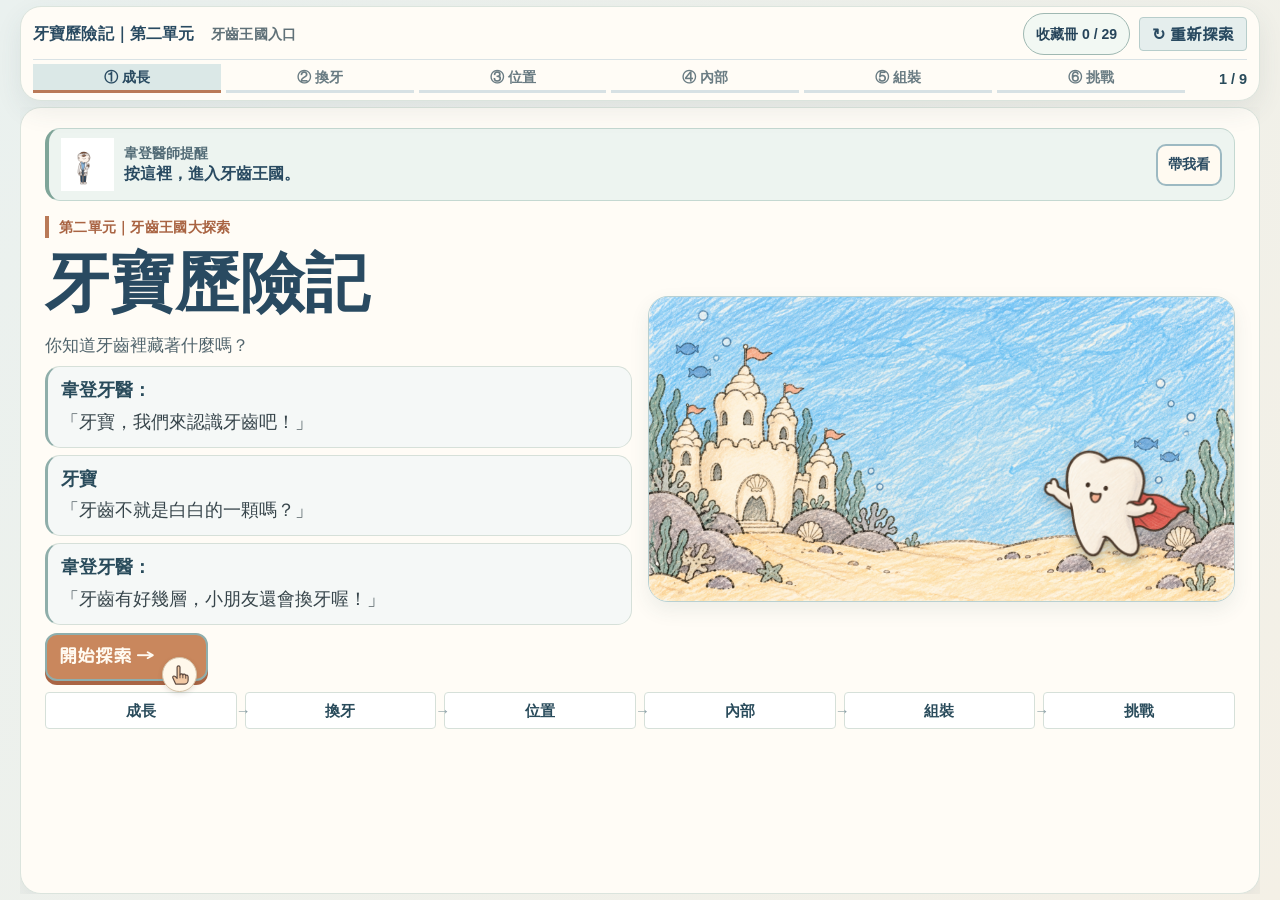
<file: unit2/index.html>
<!DOCTYPE html>
<html lang="zh-Hant" class="lesson-site" data-qm-unit="2">
<head>
  <meta charset="UTF-8" />
  <meta name="viewport" content="width=device-width, initial-scale=1.0" />
  <meta name="description" content="牙寶歷險記第二單元：透過故事、排序、配對與知識挑戰，認識乳齒、恆齒與牙齒構造。" />
  <title>牙寶歷險記｜第二單元：牙齒王國大探索</title>
  <link rel="icon" type="image/svg+xml" href="data:image/svg+xml,%3Csvg xmlns='http://www.w3.org/2000/svg' viewBox='0 0 100 100'%3E%3Crect width='100' height='100' rx='16' fill='%23173b57'/%3E%3Ctext x='50' y='72' text-anchor='middle' font-size='64'%3E🦷%3C/text%3E%3C/svg%3E" />
  <style>
    :root {
      --navy: #173b57;
      --blue: #245b76;
      --blue-soft: #e8f2f4;
      --orange: #d96f2b;
      --orange-dark: #a84d1d;
      --orange-soft: #fff4e9;
      --green: #397561;
      --green-soft: #edf7f2;
      --yellow: #f2c85b;
      --red: #b6534d;
      --ink: #20323a;
      --muted: #5c6d73;
      --paper: #fffefb;
      --bg: #edf3f4;
      --line: #c8d5d9;
      --shadow: 0 4px 0 rgba(32, 50, 58, 0.08);
      --unit2-background: none;
    }

    * { box-sizing: border-box; }

    html { scroll-behavior: smooth; background: var(--bg); }

    body {
      margin: 0;
      color: var(--ink);
      font-family: "Noto Sans TC", "Microsoft JhengHei", Arial, sans-serif;
      font-size: 16px;
      line-height: 1.75;
      background-color: var(--bg);
      background-image: linear-gradient(rgba(237, 243, 244, 0.9), rgba(237, 243, 244, 0.94)), var(--unit2-background);
      background-position: center;
      background-size: cover;
      background-attachment: fixed;
    }

    button { font: inherit; }

    button:focus-visible,
    [tabindex="0"]:focus-visible {
      outline: 3px solid rgba(217, 111, 43, 0.38);
      outline-offset: 3px;
    }

    .app {
      width: min(calc(100% - 32px), 1080px);
      margin: 0 auto;
      padding: 22px 0 64px;
    }

    .topbar {
      position: sticky;
      z-index: 20;
      top: 8px;
      padding: 14px 18px 16px;
      border: 1px solid var(--line);
      border-top: 5px solid var(--navy);
      border-radius: 3px;
      background: rgba(255, 254, 251, 0.97);
      box-shadow: var(--shadow);
    }

    .brand-row {
      display: flex;
      align-items: center;
      justify-content: space-between;
      gap: 16px;
    }

    .brand {
      color: var(--navy);
      font-weight: 800;
      letter-spacing: 0.01em;
    }

    .act-label {
      margin-left: 12px;
      color: var(--muted);
      font-size: 0.92rem;
      font-weight: 600;
    }

    .restart,
    .primary,
    .secondary,
    .choice,
    .interaction-card,
    .target,
    .explore-button,
    .review-card {
      min-height: 48px;
      border-radius: 4px;
      cursor: pointer;
      transition: background-color 140ms ease, border-color 140ms ease, color 140ms ease;
    }

    .restart,
    .secondary {
      border: 1px solid #aebfc5;
      color: var(--navy);
      background: #fff;
      font-weight: 700;
    }

    .restart { padding: 8px 14px; }

    .primary {
      padding: 12px 20px;
      border: 1px solid var(--navy);
      color: #fff;
      background: var(--navy);
      font-weight: 800;
    }

    .primary:hover { border-color: #0f2e45; background: #0f2e45; }
    .secondary:hover, .restart:hover { border-color: var(--blue); background: #eef5f6; }

    .primary[disabled],
    .secondary[disabled] {
      cursor: not-allowed;
      opacity: 0.45;
    }

    .progress-wrap {
      display: grid;
      grid-template-columns: 1fr auto;
      align-items: center;
      gap: 14px;
      margin-top: 12px;
      padding-top: 12px;
      border-top: 1px solid #d9e2e5;
    }

    .progress-track {
      display: grid;
      grid-template-columns: repeat(6, 1fr);
      gap: 5px;
      margin: 0;
      padding: 0;
      list-style: none;
    }

    .progress-step {
      min-height: 38px;
      padding: 5px 4px;
      border-bottom: 3px solid #d7e1e4;
      color: #6a7c83;
      text-align: center;
      font-size: 0.86rem;
      font-weight: 700;
    }

    .progress-step.current {
      border-bottom-color: var(--orange);
      color: var(--orange-dark);
      background: var(--orange-soft);
    }

    .progress-step.done {
      border-bottom-color: var(--green);
      color: var(--green);
      background: var(--green-soft);
    }

    .progress-count {
      min-width: 54px;
      color: var(--navy);
      text-align: right;
      font-size: 0.88rem;
      font-weight: 800;
      font-variant-numeric: tabular-nums;
    }

    main { padding-top: 22px; }

    .screen { display: none; }
    .screen.active { display: block; }

    .panel {
      padding: clamp(28px, 4.5vw, 52px);
      border: 1px solid var(--line);
      border-radius: 4px;
      background: var(--paper);
      box-shadow: var(--shadow);
    }

    .eyebrow {
      display: block;
      width: fit-content;
      margin: 0 0 12px;
      padding-left: 10px;
      border-left: 4px solid var(--orange);
      color: #70401f;
      font-size: 0.88rem;
      font-weight: 800;
      letter-spacing: 0.02em;
    }

    h1, h2, h3 {
      margin-top: 0;
      color: var(--navy);
      letter-spacing: -0.025em;
    }

    h1 { margin-bottom: 16px; font-size: clamp(2.5rem, 5.4vw, 4.25rem); line-height: 1.08; }
    h2 { margin-bottom: 14px; font-size: clamp(1.8rem, 3.5vw, 2.6rem); line-height: 1.25; }
    h3 { margin-bottom: 8px; font-size: 1.18rem; }

    .screen h1[tabindex="-1"]:focus,
    .screen h2[tabindex="-1"]:focus { outline: none; }

    .lead {
      max-width: 62ch;
      margin: 0 0 24px;
      color: #4b5f67;
      font-size: 1.05rem;
      line-height: 1.9;
    }

    .section-head {
      margin-bottom: 28px;
      padding-bottom: 18px;
      border-bottom: 1px solid var(--line);
    }

    .hero-grid,
    .two-column,
    .character-grid,
    .explore-grid,
    .summary-characters {
      display: grid;
      grid-template-columns: repeat(2, minmax(0, 1fr));
      gap: clamp(24px, 4vw, 44px);
      align-items: center;
    }

    .character-grid { align-items: stretch; }
    .summary-characters { grid-template-columns: repeat(4, minmax(0, 1fr)); gap: 12px; }

    .route-strip,
    .knowledge-grid,
    .category-grid,
    .completion-grid {
      display: grid;
      grid-template-columns: repeat(3, minmax(0, 1fr));
      gap: 12px;
      margin-top: 26px;
    }

    .route-strip { grid-template-columns: repeat(6, minmax(0, 1fr)); }

    .route-item,
    .knowledge-card,
    .category-card,
    .completion-item,
    .character-card,
    .dialogue,
    .callout,
    .feedback,
    .mnemonic,
    .quiz-card,
    .review-card {
      border: 1px solid var(--line);
      border-radius: 4px;
      background: #fff;
      box-shadow: none;
    }

    .route-item {
      padding: 10px 8px;
      color: var(--navy);
      text-align: center;
      font-size: 0.88rem;
      font-weight: 750;
    }

    .route-item + .route-item { position: relative; }
    .route-item + .route-item::before {
      content: "→";
      position: absolute;
      top: 50%;
      left: -10px;
      color: #8da0a6;
      transform: translateY(-50%);
    }

    .image-slot {
      position: relative;
      display: grid;
      min-height: 230px;
      place-items: center;
      overflow: hidden;
      border: 1px dashed #9fb5bd;
      border-radius: 4px;
      background: var(--blue-soft);
    }

    .image-slot.compact { min-height: 145px; }
    .image-slot.diagram { min-height: 360px; }

    .image-fallback {
      display: grid;
      gap: 8px;
      place-items: center;
      padding: 20px;
      color: var(--navy);
      text-align: center;
    }

    .image-fallback span { font-size: clamp(3rem, 8vw, 5.6rem); line-height: 1; }
    .image-fallback small { color: var(--muted); font-size: 0.86rem; font-weight: 700; }

    .image-slot.loaded .image-fallback { display: none; }
    .image-media { width: 100%; height: 100%; object-fit: contain; }

    .character-card { padding: 20px; }
    .character-card .image-slot { margin-bottom: 16px; }
    .character-card p { margin-bottom: 0; }

    .dialogue-stack { display: grid; gap: 12px; margin: 22px 0; }

    .dialogue {
      padding: 16px 18px;
      border-left: 4px solid var(--blue);
      background: #f8fbfb;
    }

    .dialogue strong { display: block; margin-bottom: 4px; color: var(--navy); }

    .question-box {
      margin-top: 26px;
      padding: 22px;
      border: 1px solid var(--line);
      border-left: 4px solid var(--orange);
      border-radius: 4px;
      background: #fffaf5;
    }

    .question-box > h3 { margin-bottom: 14px; }

    .choices { display: grid; gap: 10px; }

    .choice {
      width: 100%;
      padding: 12px 16px;
      border: 1px solid var(--line);
      color: var(--ink);
      text-align: left;
      background: #fff;
      font-weight: 700;
    }

    .choice:hover { border-color: #7697a3; background: #f3f8f9; }
    .choice.correct { border-color: var(--green); background: var(--green-soft); box-shadow: inset 4px 0 0 var(--green); }
    .choice.try-again { border-color: var(--orange); background: var(--orange-soft); }

    .feedback {
      display: none;
      margin-top: 12px;
      padding: 13px 15px;
      border-left: 4px solid var(--orange);
      background: var(--orange-soft);
    }

    .feedback.show { display: block; }
    .feedback.success { border-left-color: var(--green); background: var(--green-soft); color: #214f40; }

    .knowledge-card,
    .category-card,
    .completion-item { padding: 18px; }
    .knowledge-card .icon, .category-card .icon { font-size: 2rem; }
    .knowledge-card p, .category-card p { margin-bottom: 0; color: var(--muted); }

    .hidden { display: none !important; }
    .actions { display: flex; flex-wrap: wrap; gap: 10px; margin-top: 24px; }

    .course-next {
      display: inline-flex;
      align-items: center;
      justify-content: center;
      min-height: 48px;
      padding: 12px 20px;
      border-radius: 4px;
      color: #fff;
      background: var(--navy);
      font-weight: 800;
      text-decoration: none;
    }

    .course-next:hover,
    .course-next:focus-visible { background: #0f2e45; }

    .interaction-help {
      margin: 0 0 14px;
      color: var(--muted);
      font-size: 0.92rem;
    }

    .card-pool,
    .target-grid {
      display: grid;
      grid-template-columns: repeat(2, minmax(0, 1fr));
      gap: 10px;
      margin: 14px 0;
    }

    .interaction-card,
    .target {
      padding: 14px;
      border: 1px solid var(--line);
      color: var(--ink);
      text-align: left;
      background: #fff;
      font-weight: 700;
    }

    .interaction-card:hover,
    .interaction-card.selected { border-color: var(--orange); background: var(--orange-soft); }
    .interaction-card.placed { display: none; }

    .target {
      min-height: 82px;
      border-style: dashed;
      color: var(--muted);
      background: #f8fbfb;
    }

    .target.filled { border-style: solid; border-color: var(--blue); color: var(--navy); background: var(--blue-soft); }
    .target.correct { border-color: var(--green); color: var(--green); background: var(--green-soft); }

    .timeline-labels {
      display: grid;
      grid-template-columns: repeat(4, minmax(0, 1fr));
      gap: 8px;
      margin: 20px 0 8px;
      color: var(--muted);
      text-align: center;
      font-size: 0.84rem;
      font-weight: 700;
    }

    .mnemonic {
      margin-top: 18px;
      padding: 16px;
      border-left: 4px solid var(--yellow);
      color: var(--navy);
      background: #fffbed;
      font-weight: 800;
    }

    .tooth-stage {
      position: relative;
      min-height: 430px;
      overflow: hidden;
      border: 1px solid #b8cdd3;
      border-radius: 4px;
      background: #e8f2f4;
    }

    .tooth-stage .image-slot { min-height: 430px; border: 0; background: transparent; }

    .tooth-zone {
      position: absolute;
      left: 16%;
      width: 68%;
      border: 2px dashed rgba(36, 91, 118, 0.35);
      color: var(--navy);
      text-align: center;
      font-weight: 800;
      pointer-events: none;
    }

    .zone-crown { top: 13%; height: 38%; padding-top: 18px; border-radius: 42% 42% 14% 14%; }
    .zone-root { bottom: 10%; height: 35%; padding-top: 52px; border-radius: 12% 12% 45% 45%; }
    .zone-enamel { top: 12%; height: 46%; padding-top: 15px; border-radius: 44% 44% 18% 18%; }
    .zone-dentin { top: 22%; left: 27%; width: 46%; height: 55%; padding-top: 75px; border-radius: 38% 38% 36% 36%; }

    .tooth-stage[data-highlight="crown"] .zone-crown,
    .tooth-stage[data-highlight="root"] .zone-root,
    .tooth-stage[data-highlight="enamel"] .zone-enamel,
    .tooth-stage[data-highlight="dentin"] .zone-dentin {
      border-style: solid;
      border-color: var(--orange);
      background: rgba(255, 244, 233, 0.82);
    }

    .layer-asset {
      position: absolute;
      inset: 0;
      width: 100%;
      height: 100%;
      object-fit: contain;
      opacity: 0;
      pointer-events: none;
      transition: opacity 180ms ease;
    }

    .tooth-stage[data-highlight="crown"] .layer-crown,
    .tooth-stage[data-highlight="root"] .layer-root,
    .tooth-stage[data-highlight="enamel"] .layer-enamel,
    .tooth-stage[data-highlight="dentin"] .layer-dentin { opacity: 1; }

    .explore-buttons { display: grid; grid-template-columns: repeat(2, 1fr); gap: 10px; margin: 14px 0; }

    .explore-button {
      padding: 14px;
      border: 1px solid var(--line);
      color: var(--navy);
      background: #fff;
      font-weight: 800;
    }

    .explore-button:hover,
    .explore-button.explored { border-color: var(--green); background: var(--green-soft); }

    .callout { display: none; padding: 16px 18px; border-left: 4px solid var(--blue); background: #f8fbfb; }
    .callout.show { display: block; }

    .quiz-shell { max-width: 760px; margin: 0 auto; }
    .quiz-meta { display: flex; justify-content: space-between; gap: 12px; margin-bottom: 12px; color: var(--muted); font-weight: 700; }
    .quiz-card { padding: clamp(22px, 4vw, 34px); }
    .quiz-card h3 { font-size: clamp(1.35rem, 3vw, 1.8rem); }

    .review-card {
      padding: 22px;
      color: var(--ink);
      text-align: left;
    }

    .review-card:hover,
    .review-card.open { border-color: var(--green); background: var(--green-soft); }
    .review-card .review-detail { display: none; margin: 10px 0 0; color: var(--muted); }
    .review-card.open .review-detail { display: block; }

    .finish-panel { text-align: center; background: #fffdf7; }
    .finish-mark { margin-bottom: 10px; font-size: 4rem; line-height: 1; }
    .finish-panel .completion-grid { max-width: 780px; margin-right: auto; margin-left: auto; text-align: left; }
    .game-button { min-height: 58px; padding: 14px 26px; border-color: var(--orange-dark); background: var(--orange-dark); font-size: 1.08rem; }

    .toast {
      position: fixed;
      z-index: 50;
      right: 20px;
      bottom: 20px;
      max-width: min(360px, calc(100% - 40px));
      padding: 13px 16px;
      border-radius: 4px;
      color: #fff;
      background: var(--navy);
      box-shadow: var(--shadow);
      opacity: 0;
      transform: translateY(12px);
      pointer-events: none;
      transition: opacity 160ms ease, transform 160ms ease;
    }

    .toast.show { opacity: 1; transform: translateY(0); }

    @media (max-width: 720px) {
      .app { width: min(calc(100% - 18px), 680px); padding-top: 8px; }
      .topbar { top: 4px; padding: 11px 12px 13px; }
      .brand-row { align-items: flex-start; }
      .brand { display: grid; gap: 2px; }
      .act-label { margin-left: 0; font-size: 0.82rem; }
      .restart { min-width: 86px; }
      .progress-step { min-height: 46px; font-size: 0.76rem; }
      .panel { padding: 24px 20px 28px; }
      .hero-grid, .two-column, .character-grid, .explore-grid, .summary-characters { grid-template-columns: 1fr; }
      .summary-characters { grid-template-columns: repeat(2, minmax(0, 1fr)); }
      .route-strip { grid-template-columns: repeat(2, 1fr); }
      .route-item + .route-item::before { display: none; }
      .knowledge-grid, .category-grid, .completion-grid, .card-pool, .target-grid { grid-template-columns: 1fr; }
      .timeline-labels { grid-template-columns: repeat(2, 1fr); }
      .actions { flex-direction: column; }
      .primary, .secondary, .choice, .explore-button { width: 100%; min-height: 52px; }
      .image-slot.diagram, .tooth-stage, .tooth-stage .image-slot { min-height: 340px; }
      h1 { font-size: clamp(2.25rem, 12vw, 3.2rem); }
    }

    @media (prefers-reduced-motion: reduce) {
      *, *::before, *::after { scroll-behavior: auto !important; transition-duration: 0.01ms !important; }
    }

    /* One scene always fits inside the browser viewport. */
    html,
    body {
      height: 100%;
      overflow: hidden;
    }

    body { min-height: 0; }

    .app {
      display: flex;
      height: 100dvh;
      min-height: 0;
      flex-direction: column;
      padding-top: 8px;
      padding-bottom: 8px;
    }

    .topbar {
      position: relative;
      top: 0;
      flex: 0 0 auto;
    }

    main {
      flex: 1 1 auto;
      min-height: 0;
      overflow: hidden;
      padding-top: 8px;
    }

    .screen {
      height: 100%;
      min-height: 0;
      overflow: hidden;
    }

    .panel {
      height: 100%;
      min-height: 0;
      overflow: hidden;
    }

    .screen-fit {
      width: 100%;
      transform-origin: top center;
      will-change: transform;
    }

    .story-chat-row {
      display: flex;
      grid-column: 1 / -1;
      justify-content: center;
      margin: 14px 0 6px;
    }

    .story-chat-button {
      min-height: 48px;
      padding: 11px 18px;
      border: 2px solid #7fb8ad;
      border-radius: 999px;
      color: var(--navy);
      background: #effaf6;
      font-weight: 900;
      box-shadow: 0 6px 16px rgba(20, 70, 80, 0.12);
    }

    .story-chat-button:hover,
    .story-chat-button:focus-visible {
      border-color: var(--orange);
      background: #fff8ed;
      transform: translateY(-1px);
    }

    .story-chat-button.completed {
      border-color: var(--green);
      background: var(--green-soft);
    }

    .story-chat-button.completed::after {
      content: "  ✓ 已聊過";
      color: #2c765d;
      font-size: 0.85em;
    }

    .story-dialogue-overlay {
      position: fixed;
      z-index: 120;
      inset: 0;
      display: grid;
      place-items: center;
      padding: 18px;
      background: rgba(17, 43, 55, 0.7);
      backdrop-filter: blur(5px);
    }

    .story-dialogue-overlay[hidden] { display: none; }

    .story-dialogue-card {
      position: relative;
      width: min(780px, 96vw);
      max-height: calc(100dvh - 36px);
      padding: clamp(20px, 4vw, 34px);
      overflow: auto;
      border: 4px solid #fff;
      border-radius: 28px;
      background: linear-gradient(145deg, #fffef9, #eff9f5);
      box-shadow: 0 24px 70px rgba(0, 0, 0, 0.28);
    }

    .story-dialogue-close {
      position: absolute;
      z-index: 2;
      top: 12px;
      right: 12px;
      width: 42px;
      height: 42px;
      padding: 0;
      border: 0;
      border-radius: 50%;
      color: var(--navy);
      background: #fff;
      font-size: 1.35rem;
      box-shadow: 0 4px 14px rgba(20, 70, 80, 0.16);
    }

    .story-dialogue-scene {
      display: grid;
      grid-template-columns: minmax(120px, 170px) 1fr;
      align-items: center;
      gap: clamp(16px, 4vw, 30px);
    }

    .story-dialogue-portrait {
      display: grid;
      min-height: 190px;
      place-items: center;
      overflow: hidden;
      border-radius: 24px;
      background: #dff3ee;
    }

    .story-dialogue-portrait img {
      width: 100%;
      height: 190px;
      object-fit: contain;
    }

    .story-dialogue-kicker {
      margin: 0 0 5px;
      color: var(--orange-dark);
      font-size: 0.84rem;
      font-weight: 900;
      letter-spacing: 0.08em;
    }

    .story-dialogue-content h3 {
      margin: 0 44px 8px 0;
      color: var(--navy);
      font-size: clamp(1.35rem, 3vw, 1.8rem);
    }

    .story-dialogue-lead {
      margin: 0 0 8px;
      color: var(--muted);
      font-size: 0.92rem;
      font-weight: 800;
    }

    .story-dialogue-text {
      margin: 0;
      color: var(--ink);
      font-size: clamp(1.02rem, 2.4vw, 1.18rem);
      font-weight: 700;
      line-height: 1.75;
    }

    .story-dialogue-choices {
      display: grid;
      gap: 10px;
      margin-top: 20px;
    }

    .story-dialogue-choice {
      width: 100%;
      min-height: 50px;
      padding: 12px 16px;
      border: 2px solid #bddbd3;
      border-radius: 14px;
      color: var(--navy);
      background: #fff;
      text-align: left;
      font-weight: 900;
    }

    .story-dialogue-choice:hover,
    .story-dialogue-choice:focus-visible {
      border-color: var(--orange);
      background: #fff8ed;
    }

    .story-dialogue-choice.continue-choice {
      border-color: var(--green);
      color: #fff;
      background: var(--green);
      text-align: center;
    }

    @media (max-width: 620px) {
      .story-dialogue-card { padding: 58px 18px 20px; }
      .story-dialogue-scene { grid-template-columns: 1fr; text-align: center; }
      .story-dialogue-portrait { min-height: 125px; }
      .story-dialogue-portrait img { width: min(170px, 55vw); height: 125px; }
      .story-dialogue-content h3 { margin-right: 0; }
      .story-dialogue-choice { text-align: center; }
    }

    /* Readable one-viewport layout: compact the scene instead of shrinking its words. */
    @media (min-width: 721px) {
      body {
        font-size: 18px;
        line-height: 1.55;
      }

      .app {
        width: min(1240px, calc(100% - 20px));
        padding-top: 6px;
        padding-bottom: 6px;
      }

      .topbar {
        padding: 6px 12px 7px;
        border-top-width: 4px;
        border-radius: 10px;
      }

      .brand {
        font-size: 0.92rem;
      }

      .act-label {
        font-size: 0.84rem;
      }

      .restart {
        min-height: 34px;
        padding: 3px 12px;
        font-size: 0.88rem;
      }

      .progress-wrap {
        gap: 8px;
        margin-top: 4px;
        padding-top: 4px;
      }

      .progress-step {
        min-height: 25px;
        padding: 2px 3px;
        font-size: 0.8rem;
      }

      .progress-count {
        font-size: 0.84rem;
      }

      main {
        padding-top: 6px;
      }

      .panel {
        padding: 20px 24px;
        border-radius: 10px;
      }

      h1 {
        margin-bottom: 8px;
        font-size: clamp(3rem, 5vw, 4rem);
      }

      h2 {
        margin-bottom: 6px;
        font-size: clamp(1.9rem, 3vw, 2.4rem);
      }

      h3 {
        margin-bottom: 5px;
        font-size: 1.14rem;
      }

      .eyebrow {
        margin-bottom: 6px;
        font-size: 0.84rem;
      }

      .lead,
      .section-head .lead {
        margin: 0;
        font-size: 1.02rem;
        line-height: 1.5;
      }

      .section-head {
        margin-bottom: 12px;
        padding-bottom: 8px;
      }

      .hero-grid,
      .two-column,
      .character-grid,
      .explore-grid {
        gap: 16px;
      }

      .route-strip,
      .knowledge-grid,
      .category-grid,
      .completion-grid {
        gap: 8px;
        margin-top: 11px;
      }

      .route-item {
        padding: 6px;
        font-size: 0.88rem;
      }

      .image-slot {
        height: 190px;
        min-height: 0;
      }

      .image-slot.compact {
        height: 112px;
        min-height: 0;
      }

      .image-slot.diagram {
        height: 270px;
        min-height: 0;
      }

      .image-media {
        position: absolute;
        inset: 0;
        display: block;
        width: 100%;
        height: 100%;
        max-width: 100%;
        max-height: 100%;
        object-fit: contain;
        object-position: center;
      }

      [data-image="openingScene"] .image-media {
        object-fit: cover;
      }

      #screen4 [data-image="crownGuide"],
      #screen5 [data-image="brightDoctor"] {
        width: 160px;
        margin-right: auto;
        margin-left: auto;
        border-style: solid;
        background: #fff;
      }

      .character-card {
        display: grid;
        grid-template-columns: 150px 1fr;
        grid-template-rows: auto 1fr;
        gap: 5px 14px;
        align-items: center;
        padding: 12px;
      }

      .character-card .image-slot {
        grid-row: 1 / 3;
        width: 150px;
        height: 150px;
        margin: 0;
      }

      .character-card h3 {
        align-self: end;
        margin: 0;
      }

      .character-card p {
        align-self: start;
      }

      .dialogue-stack {
        gap: 7px;
        margin: 10px 0;
      }

      .dialogue {
        padding: 10px 13px;
      }

      .question-box {
        margin-top: 10px;
        padding: 12px 14px;
      }

      .question-box > h3 {
        margin-bottom: 7px;
      }

      .choices {
        grid-template-columns: repeat(2, minmax(0, 1fr));
        gap: 8px;
      }

      .choice,
      .primary,
      .secondary,
      .interaction-card,
      .explore-button {
        min-height: 44px;
        padding: 8px 12px;
      }

      .feedback {
        margin-top: 8px;
        padding: 9px 12px;
      }

      .knowledge-card,
      .category-card,
      .completion-item {
        padding: 10px 12px;
      }

      .knowledge-card .icon,
      .category-card .icon {
        font-size: 1.7rem;
      }

      .actions {
        margin-top: 10px;
      }

      .timeline-labels {
        margin: 8px 0 5px;
        font-size: 0.82rem;
      }

      .card-pool,
      .target-grid {
        gap: 7px;
        margin: 7px 0;
      }

      .target {
        min-height: 56px;
        padding: 8px 11px;
      }

      .interaction-help {
        margin-bottom: 7px;
      }

      .mnemonic {
        margin-top: 8px;
        padding: 10px 12px;
      }

      .tooth-stage,
      .tooth-stage .image-slot {
        height: 300px;
        min-height: 0;
      }

      .explore-buttons {
        gap: 8px;
        margin: 8px 0;
      }

      .callout {
        padding: 10px 12px;
      }

      #screen1 .dialogue-stack {
        margin: 8px 0;
      }

      #screen1 .hero-grid > div:last-child {
        display: grid;
        grid-template-columns: minmax(150px, 0.65fr) minmax(0, 1.35fr);
        gap: 12px;
      }

      #screen1 [data-image="yabao"],
      #screen1 [data-image="openingScene"] {
        height: 315px;
        margin-top: 0 !important;
      }

      #screen2:has(#babyKnowledge:not(.hidden)) .character-grid,
      #screen2:has(#babyKnowledge:not(.hidden)) .question-box {
        display: none;
      }

      #screen3:has(#timelineLesson:not(.hidden)) .timeline-labels,
      #screen3:has(#timelineLesson:not(.hidden)) #timelinePool,
      #screen3:has(#timelineLesson:not(.hidden)) #timelineTargets,
      #screen3:has(#timelineLesson:not(.hidden)) #checkTimeline,
      #screen3:has(#timelineLesson:not(.hidden)) #timelineFeedback {
        display: none;
      }

      #screen4:has(#positionLesson:not(.hidden)) .screen-fit,
      #screen5:has(#insideLesson:not(.hidden)) .screen-fit {
        display: grid;
        grid-template-columns: 0.78fr 1.22fr;
        gap: 10px 16px;
      }

      #screen4:has(#positionLesson:not(.hidden)) .section-head,
      #screen5:has(#insideLesson:not(.hidden)) .section-head {
        grid-column: 1 / -1;
      }

      #screen4:has(#positionLesson:not(.hidden)) .two-column,
      #screen5:has(#insideLesson:not(.hidden)) .two-column {
        display: block;
      }

      #screen4:has(#positionLesson:not(.hidden)) .two-column > div:first-child,
      #screen5:has(#insideLesson:not(.hidden)) .two-column > div:first-child {
        display: none;
      }

      #screen4:has(#positionComplete:not(.hidden)) .explore-buttons,
      #screen4:has(#positionComplete:not(.hidden)) #positionCallout,
      #screen4:has(#positionComplete:not(.hidden)) #positionMatch,
      #screen5:has(#insideComplete:not(.hidden)) .explore-buttons,
      #screen5:has(#insideComplete:not(.hidden)) #insideCallout,
      #screen6:has(#assemblyComplete:not(.hidden)) .two-column,
      #screen7:has(#quizComplete:not(.hidden)) .quiz-shell {
        display: none;
      }

      #screen6 .tooth-stage,
      #screen6 .tooth-stage .image-slot {
        height: 285px;
      }

      .quiz-card {
        padding: 18px;
      }

      .summary-characters {
        gap: 8px;
      }

      #screen8 .image-slot.compact {
        height: 100px;
      }

      #screen8 .dialogue-stack {
        grid-template-columns: repeat(2, minmax(0, 1fr));
      }

      .review-card {
        padding: 12px;
      }

      .finish-mark {
        margin-bottom: 4px;
        font-size: 3rem;
      }

      .finish-panel .completion-grid {
        max-width: none;
        grid-template-columns: repeat(3, minmax(0, 1fr));
      }

      .game-button {
        min-height: 54px;
        padding: 10px 24px;
      }
    }

    @media (max-width: 720px) {
      body { font-size: 18px; }
      .progress-track { display: none; }
      .progress-wrap { display: flex; justify-content: flex-end; margin-top: 2px; padding-top: 2px; }
      main { padding-top: 5px; }
      .panel { padding: 16px; }
      .section-head { margin-bottom: 10px; padding-bottom: 7px; }
      .section-head .lead { margin-bottom: 0; }
      .image-slot { height: 160px; min-height: 0; }
      .image-slot.compact { height: 100px; min-height: 0; }
      .image-media {
        position: absolute;
        inset: 0;
        width: 100%;
        height: 100%;
        max-width: 100%;
        max-height: 100%;
        object-fit: contain;
        object-position: center;
      }
      [data-image="openingScene"] .image-media { object-fit: cover; }
      .tooth-stage,
      .tooth-stage .image-slot { height: 240px; min-height: 0; }
      .knowledge-grid,
      .category-grid,
      .completion-grid,
      .card-pool,
      .target-grid { grid-template-columns: repeat(2, minmax(0, 1fr)); }
    }
  

    /* Tablet layout: keep lesson text at full size and let portrait pages scroll. */
    @media (min-width: 721px) and (max-width: 1180px) {
      html, body { height: auto; min-height: 100%; overflow-x: hidden; overflow-y: auto; }
      .app { width: min(1120px, calc(100% - 28px)); height: auto; min-height: 100dvh; padding: 12px 0 28px; }
      .topbar { top: 6px; }
      main { flex: 0 0 auto; min-height: 0; overflow: visible; padding-top: 12px; }
      .screen, .screen.active { height: auto; min-height: 0; overflow: visible; }
      .panel { height: auto; min-height: 0; overflow: visible; padding: clamp(20px, 3vw, 32px); }
      .screen-fit { transform: none !important; }
      .restart, .primary, .secondary, .choice, .interaction-card, .target, .explore-button, .story-chat-button { min-height: 48px; }
    }

    @media (min-width: 721px) and (max-width: 1000px) and (orientation: portrait) {
      .hero-grid, .two-column, .character-grid, .explore-grid, .summary-characters { grid-template-columns: repeat(2, minmax(0, 1fr)); }
      .route-strip { grid-template-columns: repeat(3, minmax(0, 1fr)); }
      .knowledge-grid, .category-grid, .completion-grid { grid-template-columns: repeat(3, minmax(0, 1fr)); }
      .card-pool, .target-grid { grid-template-columns: repeat(3, minmax(0, 1fr)); }
      .image-slot.diagram { height: 240px; }
      .tooth-stage, .tooth-stage .image-slot { height: 270px; }
    }

/* Storybook styling: soft colored-pencil blues, sand, and paper. */
:root {
  --blue:#557c99; --blue-dark:#355c76; --sky:#a8c6d4;
  --orange:#bd7950; --orange-dark:#945b3c; --yellow:#d6b868;
  --green:#6d8d79; --green-dark:#4c6f5b; --red:#ad6960;
  --bg:#e9eff0; --ink:#453d37; --muted:#6f7776; --line:#c9d1cd;
  --paper:#fff9ee; --white:#fff9ee;
  --shadow:0 5px 0 rgba(82,72,61,.12); --shadow-small:0 3px 0 rgba(82,72,61,.1);
}
html { background:#e9eff0; }
body {
  background-color:#e9eff0 !important;
  background-image:
    repeating-linear-gradient(168deg,rgba(83,127,157,.045) 0 2px,transparent 2px 15px),
    radial-gradient(ellipse at 12% 8%,#f6ead8 0,transparent 34%),
    linear-gradient(135deg,#eaf1f1,#e4edf0) !important;
}
.topbar,.panel,.story-dialogue-card,.quiz-card,.review-card,.knowledge-card,
.category-card,.completion-item,.character-card,.callout,.feedback,.mnemonic {
  border-color:#a79a88 !important;
  border-radius:19px 22px 18px 21px !important;
  background-color:#fff9ee !important;
  box-shadow:2px 3px 0 rgba(82,72,61,.13) !important;
}
.panel { background-image:repeating-linear-gradient(2deg,rgba(168,151,126,.025) 0 1px,transparent 1px 10px); }
.image-slot,.image-slot.diagram,.image-slot.compact {
  border:2px solid #a99a83 !important;
  border-radius:16px 19px 15px 18px !important;
  background-color:#d9e8ec !important;
}
h1,h2,h3,.eyebrow { color:#355c76; }
button.primary,.primary,.game-button,.story-dialogue-choice {
  background:#6d8ca0 !important; border-color:#6d8ca0 !important;
  color:#fffaf1 !important; box-shadow:0 4px 0 #4d6f83 !important;
}
button.secondary,.secondary { background:#f4ead8 !important; color:#4c6472 !important; border-color:#b5aa98 !important; }
.story-dialogue-overlay { background:rgba(48,62,67,.52) !important; backdrop-filter:blur(3px); }
.story-dialogue-card { border:2px solid #968776 !important; }
.story-dialogue-content { background:#fff9ee; }
@media (max-width: 760px) {
  .topbar { border-radius:16px 18px 15px 17px !important; }
  .panel { padding:clamp(18px,4vw,34px) !important; }
}

</style>
  <link rel="stylesheet" href="../tooth-theme.css?v=4" />
  <link rel="stylesheet" href="../assets/fonts.css" />
</head>
<body>
  <div class="app">
    <header class="topbar">
      <div class="brand-row">
        <div class="brand">
          牙寶歷險記｜第二單元
          <span class="act-label" id="actLabel">牙齒王國入口</span>
        </div>
        <button class="restart" id="restartButton" type="button">↻ 重新探索</button>
      </div>
      <div class="progress-wrap">
        <ol class="progress-track" aria-label="第二單元學習進度">
          <li class="progress-step current" data-progress="1">① 成長</li>
          <li class="progress-step" data-progress="2">② 換牙</li>
          <li class="progress-step" data-progress="3">③ 位置</li>
          <li class="progress-step" data-progress="4">④ 內部</li>
          <li class="progress-step" data-progress="5">⑤ 組裝</li>
          <li class="progress-step" data-progress="6">⑥ 挑戰</li>
        </ol>
        <div class="progress-count" id="progressCount">1 / 9</div>
      </div>
    </header>

    <main id="mainContent">
      <section class="screen active" id="screen1" data-screen="1" aria-labelledby="title1">
        <div class="panel">
          <div class="hero-grid">
            <div>
              <p class="eyebrow">第二單元｜牙齒王國大探索</p>
              <h1 id="title1">牙寶歷險記</h1>
              <p class="lead">你知道牙齒裡藏著什麼嗎？</p>
              <div class="dialogue-stack">
                <div class="dialogue"><strong>韋登牙醫：</strong>「牙寶，我們來認識牙齒吧！」</div>
                <div class="dialogue"><strong>牙寶</strong>「牙齒不就是白白的一顆嗎？」</div>
                <div class="dialogue"><strong>韋登牙醫：</strong>「牙齒有好幾層，小朋友還會換牙喔！」</div>
              </div>
              <button class="primary" id="startButton" type="button">開始探索 →</button>
            </div>
            <div>
              <div class="image-slot" data-image="yabao">
                <div class="image-fallback"><span>🦷</span><small>牙寶角色圖</small></div>
              </div>
              <div class="image-slot compact" data-image="openingScene" style="margin-top:12px;">
                <div class="image-fallback"><span>🦷</span><small>海底牙齒王國與牙齒城堡</small></div>
              </div>
            </div>
          </div>
          <div class="route-strip" aria-label="本單元探索路線">
            <div class="route-item">成長</div><div class="route-item">換牙</div><div class="route-item">位置</div>
            <div class="route-item">內部</div><div class="route-item">組裝</div><div class="route-item">挑戰</div>
          </div>
        </div>
      </section>

      <section class="screen" id="screen2" data-screen="2" aria-labelledby="title2">
        <div class="panel">
          <div class="section-head">
            <p class="eyebrow">01｜乳齒與恆齒</p>
            <h2 id="title2">我們都是牙齒，但出場時間不一樣！</h2>
            <p class="lead">認識兩位牙齒嚮導。</p>
          </div>
          <div class="character-grid">
            <article class="character-card">
              <div class="image-slot compact" data-image="ruru"><div class="image-fallback"><span>🌱</span><small>乳乳角色圖</small></div></div>
              <h3>🌱 乳乳</h3>
              <p>「我是乳乳！小朋友最早長出來的一批牙齒，就是乳齒。」</p>
            </article>
            <article class="character-card">
              <div class="image-slot compact" data-image="hengheng"><div class="image-fallback"><span>🛡️</span><small>恆恆角色圖</small></div></div>
              <h3>🛡️ 恆恆</h3>
              <p>「我是恆恆！乳齒完成任務之後，我們會慢慢接替它們的位置。」</p>
            </article>
          </div>
          <div class="question-box">
            <h3>乳齒以後會掉，所以乳齒是不是沒有什麼用？</h3>
            <div class="choices" id="babyChoices">
              <button class="choice" type="button" data-answer="wrong">是，反正會掉</button>
              <button class="choice" type="button" data-answer="correct">不是，乳齒也有重要工作</button>
            </div>
            <div class="feedback" id="babyFeedback" role="status" aria-live="polite"></div>
          </div>
          <div class="knowledge-grid hidden" id="babyKnowledge">
            <article class="knowledge-card"><div class="icon">🍎</div><h3>咀嚼</h3><p>乳齒可以幫助小朋友咬和咀嚼食物。</p></article>
            <article class="knowledge-card"><div class="icon">💬</div><h3>說話</h3><p>牙齒也會參與我們發音與說話。</p></article>
            <article class="knowledge-card"><div class="icon">📍</div><h3>保留位置</h3><p>乳齒也會替後來的恆齒保留適當的位置。</p></article>
            <div class="story-chat-row">
              <button class="story-chat-button" type="button" data-story-dialogue="baby-matters" aria-pressed="false">💬 回答乳乳的心裡話</button>
            </div>
          </div>
          <div class="actions hidden" id="babyContinue"><button class="primary" type="button" data-go="3">進入換牙時間線 →</button></div>
        </div>
      </section>

      <section class="screen" id="screen3" data-screen="3" aria-labelledby="title3">
        <div class="panel">
          <div class="section-head">
            <p class="eyebrow">02｜換牙成長時間線</p>
            <h2 id="title3">乳齒先報到，恆齒來接棒</h2>
            <p class="lead">把四張卡排好。可拖曳，也可點卡片再點位置。</p>
          </div>
          <div class="timeline-labels"><span>小寶寶</span><span>幼兒與兒童</span><span>成長換牙</span><span>恆齒接棒</span></div>
          <div class="card-pool" id="timelinePool" aria-label="換牙事件卡片">
            <button class="interaction-card" draggable="true" type="button" data-timeline-card="loose">乳齒逐漸鬆動與換牙</button>
            <button class="interaction-card" draggable="true" type="button" data-timeline-card="appear">乳齒開始出現</button>
            <button class="interaction-card" draggable="true" type="button" data-timeline-card="adult">恆齒逐漸接棒</button>
            <button class="interaction-card" draggable="true" type="button" data-timeline-card="grow">乳齒陪伴成長</button>
          </div>
          <div class="target-grid" id="timelineTargets" aria-label="換牙時間線位置">
            <button class="target" type="button" data-timeline-slot="0">位置 1</button>
            <button class="target" type="button" data-timeline-slot="1">位置 2</button>
            <button class="target" type="button" data-timeline-slot="2">位置 3</button>
            <button class="target" type="button" data-timeline-slot="3">位置 4</button>
          </div>
          <div class="actions"><button class="secondary" id="checkTimeline" type="button">檢查順序</button></div>
          <div class="feedback" id="timelineFeedback" role="status" aria-live="polite"></div>
          <div class="hidden" id="timelineLesson">
            <div class="dialogue-stack">
              <div class="dialogue"><strong>乳乳</strong>「我的任務不是永遠留著，而是在你小時候陪伴你成長！」</div>
              <div class="dialogue"><strong>恆恆</strong>「接下來換我們陪伴你更久，所以更要好好照顧。」</div>
            </div>
            <div class="mnemonic">記憶口訣：乳齒先報到，恆齒來接棒。</div>
            <div class="question-box">
              <h3>牙寶：「乳齒反正會掉，我是不是就不用刷乳齒了？」</h3>
              <div class="choices" id="cleanChoices">
                <button class="choice" type="button" data-answer="wrong">可以不用刷</button>
                <button class="choice" type="button" data-answer="correct">還是要好好清潔</button>
              </div>
              <div class="feedback" id="cleanFeedback" role="status" aria-live="polite"></div>
            </div>
            <div class="actions hidden" id="timelineContinue"><button class="primary" type="button" data-go="4">探索牙冠與牙根 →</button></div>
          </div>
        </div>
      </section>

      <section class="screen" id="screen4" data-screen="4" aria-labelledby="title4">
        <div class="panel">
          <div class="section-head">
            <p class="eyebrow">03｜牙冠與牙根</p>
            <h2 id="title4">你看到的牙齒，其實只是一部分！</h2>
            <p class="lead">找找牙冠和牙根在哪裡。</p>
          </div>
          <div class="two-column">
            <div>
              <div class="image-slot compact" data-image="crownGuide"><div class="image-fallback"><span>👑</span><small>冠冠隊長角色圖</small></div></div>
              <div class="dialogue" style="margin-top:12px;"><strong>👑 冠冠隊長</strong>「張開嘴巴時，我們通常只看得到牙齒的一部分。先猜猜看吧！」</div>
              <div class="question-box">
                <h3>我們張開嘴巴看到的牙齒，就是整顆牙齒嗎？</h3>
                <div class="choices" id="wholeToothChoices">
                  <button class="choice" type="button" data-answer="wrong">是</button>
                  <button class="choice" type="button" data-answer="correct">不是</button>
                </div>
                <div class="feedback" id="wholeToothFeedback" role="status" aria-live="polite"></div>
              </div>
            </div>
            <div class="tooth-stage" id="positionStage" data-highlight="">
              <div class="image-slot" data-image="toothFull"><div class="image-fallback"><span>🦷</span><small>牙齒外形示意圖</small></div></div>
              <div class="tooth-zone zone-crown">牙冠區域</div>
              <div class="tooth-zone zone-root">牙根區域</div>
            </div>
          </div>
          <div class="hidden" id="positionLesson">
            <div class="explore-buttons">
              <button class="explore-button" type="button" data-position-part="crown">👑 探索牙冠</button>
              <button class="explore-button" type="button" data-position-part="root">⚓ 探索牙根</button>
            </div>
            <div class="callout" id="positionCallout" role="status"></div>
            <div class="hidden" id="positionMatch">
              <h3 style="margin-top:26px;">位置配對</h3>
              <p class="interaction-help">先點「牙冠」或「牙根」，再點正確的位置。也可以直接拖曳。</p>
              <div class="card-pool" id="positionCards">
                <button class="interaction-card" draggable="true" type="button" data-position-card="crown">牙冠</button>
                <button class="interaction-card" draggable="true" type="button" data-position-card="root">牙根</button>
              </div>
              <div class="target-grid" id="positionTargets">
                <button class="target" type="button" data-position-target="crown">牙齦上方</button>
                <button class="target" type="button" data-position-target="root">牙齦下方</button>
              </div>
              <div class="feedback" id="positionFeedback" role="status" aria-live="polite"></div>
            </div>
            <div class="hidden" id="positionComplete">
              <div class="mnemonic">🎉 牙齒位置地圖完成！記憶口訣：牙冠在上，牙根在下。</div>
              <div class="story-chat-row">
                <button class="story-chat-button" type="button" data-story-dialogue="one-tooth-two-places" aria-pressed="false">💬 和冠冠隊長確認位置</button>
              </div>
              <div class="actions"><button class="primary" type="button" data-go="5">打開牙齒內部 →</button></div>
            </div>
          </div>
        </div>
      </section>

      <section class="screen" id="screen5" data-screen="5" aria-labelledby="title5">
        <div class="panel">
          <div class="section-head">
            <p class="eyebrow">04｜琺瑯質與象牙質</p>
            <h2 id="title5">牙齒裡面不是全部一樣的！</h2>
            <p class="lead">從外到內看看牙齒。</p>
          </div>
          <div class="two-column">
            <div>
              <div class="image-slot compact" data-image="brightDoctor"><div class="image-fallback"><span>✨</span><small>亮亮博士角色圖</small></div></div>
              <div class="dialogue" style="margin-top:12px;"><strong>✨ 亮亮博士</strong>「牙冠和牙根是在說牙齒的位置。接下來我們要把牙齒打開，看看裡面的構造。」</div>
              <div class="actions"><button class="primary" id="openCrossSection" type="button">🔍 開啟剖面探索</button></div>
            </div>
            <div class="tooth-stage" id="insideStage" data-highlight="">
              <div class="image-slot" data-image="toothFull" id="insideImage"><div class="image-fallback"><span>🦷</span><small>牙齒外形與牙冠牙根</small></div></div>
              <div class="tooth-zone zone-enamel hidden" id="enamelZone">琺瑯質</div>
              <div class="tooth-zone zone-dentin hidden" id="dentinZone">象牙質</div>
            </div>
          </div>
          <div class="hidden" id="insideLesson">
            <div class="explore-buttons">
              <button class="explore-button" type="button" data-inside-part="enamel">✨ 探索琺瑯質</button>
              <button class="explore-button" type="button" data-inside-part="dentin">🔍 探索象牙質</button>
            </div>
            <div class="callout" id="insideCallout" role="status"></div>
            <div class="hidden" id="insideComplete">
              <div class="mnemonic">記憶口訣：琺瑯質在外，象牙質在內。</div>
              <div class="story-chat-row">
                <button class="story-chat-button" type="button" data-story-dialogue="position-or-layer" aria-pressed="false">💬 接受亮亮博士的觀念提示</button>
              </div>
              <div class="actions"><button class="primary" type="button" data-go="6">接受牙齒工程師挑戰 →</button></div>
            </div>
          </div>
        </div>
      </section>

      <section class="screen" id="screen6" data-screen="6" aria-labelledby="title6">
        <div class="panel">
          <div class="section-head">
            <p class="eyebrow">05｜完整牙齒組裝</p>
            <h2 id="title6">牙齒工程師挑戰</h2>
            <p class="lead">把四張卡放好。可拖曳，也可點卡片再點位置。</p>
          </div>
          <div class="two-column">
            <div class="tooth-stage">
              <div class="image-slot" data-image="toothCrossSection"><div class="image-fallback"><span>🦷</span><small>琺瑯質、象牙質與牙髓的剖面圖</small></div></div>
              <div class="tooth-zone zone-enamel">最外保護層</div>
              <div class="tooth-zone zone-dentin">內層構造</div>
            </div>
            <div>
              <div class="card-pool" id="assemblyCards">
                <button class="interaction-card" draggable="true" type="button" data-assembly-card="dentin">象牙質</button>
                <button class="interaction-card" draggable="true" type="button" data-assembly-card="crown">牙冠</button>
                <button class="interaction-card" draggable="true" type="button" data-assembly-card="enamel">琺瑯質</button>
                <button class="interaction-card" draggable="true" type="button" data-assembly-card="root">牙根</button>
              </div>
              <div class="target-grid" id="assemblyTargets">
                <button class="target" type="button" data-assembly-target="crown">牙齦上方看得到的部分</button>
                <button class="target" type="button" data-assembly-target="root">牙齦下方穩定牙齒</button>
                <button class="target" type="button" data-assembly-target="enamel">牙冠最外層</button>
                <button class="target" type="button" data-assembly-target="dentin">琺瑯質下面</button>
              </div>
              <div class="feedback" id="assemblyFeedback" role="status" aria-live="polite"></div>
            </div>
          </div>
          <div class="hidden" id="assemblyComplete">
            <div class="dialogue-stack">
              <div class="dialogue"><strong>牙寶</strong>「等等，牙冠和琺瑯質不是兩種不同的牙齒嗎？」</div>
              <div class="dialogue"><strong>亮亮博士</strong>「不是喔！這些名稱是在用不同角度認識同一顆牙齒。」</div>
            </div>
            <div class="category-grid">
              <article class="category-card"><div class="icon">🌱</div><h3>成長</h3><p>乳齒／恆齒，代表牙齒成長的不同階段。</p></article>
              <article class="category-card"><div class="icon">👑</div><h3>位置</h3><p>牙冠／牙根，代表牙齒不同的位置。</p></article>
              <article class="category-card"><div class="icon">✨</div><h3>構造</h3><p>琺瑯質／象牙質，代表牙齒由外到內的構造。</p></article>
            </div>
            <div class="mnemonic">一顆牙齒可以同時有牙冠、牙根、琺瑯質和象牙質。</div>
            <div class="actions"><button class="primary" type="button" data-go="7">開始六題知識挑戰 →</button></div>
          </div>
        </div>
      </section>

      <section class="screen" id="screen7" data-screen="7" aria-labelledby="title7">
        <div class="panel">
          <div class="section-head">
            <p class="eyebrow">06｜快速知識挑戰</p>
            <h2 id="title7">六題理解確認</h2>
            <p class="lead">答錯看提示，再試一次。</p>
          </div>
          <div class="quiz-shell">
            <div class="quiz-meta"><span id="quizNumber">第 1 題／共 6 題</span><span id="quizScore">已答對 0 題</span></div>
            <div class="quiz-card">
              <h3 id="quizQuestion"></h3>
              <div class="choices" id="quizOptions"></div>
              <div class="feedback" id="quizFeedback" role="status" aria-live="polite"></div>
              <div class="actions hidden" id="quizNextArea"><button class="primary" id="quizNextButton" type="button">下一題 →</button></div>
            </div>
          </div>
          <div class="hidden" id="quizComplete">
            <div class="mnemonic">✓ 六題全部完成！你已經能從成長、位置與內部構造認識牙齒。</div>
            <div class="actions"><button class="primary" type="button" data-go="8">進入單元總整理 →</button></div>
          </div>
        </div>
      </section>

      <section class="screen" id="screen8" data-screen="8" aria-labelledby="title8">
        <div class="panel">
          <div class="section-head">
            <p class="eyebrow">07｜單元總整理</p>
            <h2 id="title8">牙齒王國探索完成！</h2>
            <p class="lead">點三張卡，說說牙齒的三個重點。</p>
          </div>
          <div class="summary-characters">
            <div class="image-slot compact" data-image="yabao"><div class="image-fallback"><span>🦷</span><small>牙寶</small></div></div>
            <div class="image-slot compact" data-image="ruru"><div class="image-fallback"><span>🌱</span><small>乳乳</small></div></div>
            <div class="image-slot compact" data-image="hengheng"><div class="image-fallback"><span>🛡️</span><small>恆恆</small></div></div>
            <div class="image-slot compact" data-image="brightDoctor"><div class="image-fallback"><span>✨</span><small>亮亮博士</small></div></div>
          </div>
          <div class="category-grid" id="reviewCards">
            <button class="review-card" type="button" data-review="growth"><strong>🌱 成長</strong><p class="review-detail">乳齒 → 換牙 → 恆齒</p></button>
            <button class="review-card" type="button" data-review="position"><strong>👑 位置</strong><p class="review-detail">牙冠在牙齦上方；牙根在牙齦下方。</p></button>
            <button class="review-card" type="button" data-review="inside"><strong>✨ 構造</strong><p class="review-detail">琺瑯質在外；象牙質在內。</p></button>
          </div>
          <div class="dialogue-stack">
            <div class="dialogue"><strong>牙寶</strong>「原來牙齒不只是白白的一顆！」</div>
            <div class="dialogue"><strong>牙寶</strong>「我現在可以從成長、位置和內部構造三個方向認識牙齒了！」</div>
          </div>
          <div class="feedback" id="reviewFeedback" role="status" aria-live="polite">請把三張整理卡都點開看看。</div>
          <div class="actions hidden" id="reviewContinue"><button class="primary" type="button" data-go="9">完成第二單元 →</button></div>
        </div>
      </section>

      <section class="screen" id="screen9" data-screen="9" aria-labelledby="title9">
        <div class="panel finish-panel">
          <div class="finish-mark" aria-hidden="true">🎉</div>
          <p class="eyebrow" style="margin-right:auto;margin-left:auto;">第二單元完成</p>
          <h2 id="title9">牙齒王國大探索完成！</h2>
          <p class="lead" style="margin-right:auto;margin-left:auto;">你已完成第二單元的探索，現在可以把剛才認識的牙齒知識運用在挑戰中。</p>
          <div class="completion-grid">
            <div class="completion-item">乳齒與恆齒 ✓</div>
            <div class="completion-item">換牙旅程 ✓</div>
            <div class="completion-item">牙冠與牙根 ✓</div>
            <div class="completion-item">琺瑯質與象牙質 ✓</div>
            <div class="completion-item">牙齒組裝 ✓</div>
            <div class="completion-item">知識挑戰 ✓</div>
          </div>
          <div class="actions" style="justify-content:center;">
            <button class="primary game-button" id="gameButton" type="button">🎮 開始挑戰</button>
            <a class="course-next" href="../unit3/">前往第三單元 →</a>
            <button class="secondary" id="learnAgainButton" type="button" style="padding:12px 20px;">重新探索第二單元</button>
          </div>
        </div>
      </section>
    </main>
  </div>

  <div class="story-dialogue-overlay" id="storyDialogueOverlay" role="dialog" aria-modal="true" aria-labelledby="storyDialogueSpeaker" hidden>
    <div class="story-dialogue-card">
      <button class="story-dialogue-close" id="storyDialogueClose" type="button" aria-label="關閉對話">×</button>
      <div class="story-dialogue-scene">
        <div class="story-dialogue-portrait"><img id="storyDialogueImage" src="images/tooth-hero.png" alt="對話角色"></div>
        <div class="story-dialogue-content">
          <p class="story-dialogue-kicker" id="storyDialogueKicker">故事對話</p>
          <h3 id="storyDialogueSpeaker">牙寶</h3>
          <p class="story-dialogue-lead" id="storyDialogueLead">選一個你想說的回答</p>
          <p class="story-dialogue-text" id="storyDialogueText"></p>
        </div>
      </div>
      <div class="story-dialogue-choices" id="storyDialogueChoices"></div>
    </div>
  </div>

  <div class="toast" id="toast" role="status" aria-live="polite"></div>

  <script>
    const IMAGES = {
      yabao: "images/tooth-hero.png",
      ruru: "images/ruru.png",
      hengheng: "images/hengheng.png",
      crownGuide: "images/crown-guide.png",
      brightDoctor: "images/dentist.png",
      openingScene: "images/tooth-castle-scene.png",
      toothFull: "images/tooth-full.png",
      toothCrown: "",
      toothRoot: "",
      toothCrossSection: "images/tooth-cross-section.png",
      enamel: "",
      dentin: "",
      background: "images/unit2-background.png"
    };

    const GAME_URL = "https://412730508.github.io/tooth-adventure3/challenge/";

    const screens = Array.from(document.querySelectorAll(".screen"));
    const progressSteps = Array.from(document.querySelectorAll(".progress-step"));
    const actLabel = document.getElementById("actLabel");
    const progressCount = document.getElementById("progressCount");
    const toast = document.getElementById("toast");

    const storyDialogues = {
      "unit-opening": {
        kicker: "走進牙齒王國",
        speaker: "韋登醫師",
        image: "images/dentist.png",
        text: "牙寶：博士，牙齒王國裡有好多牙齒，我們要從哪裡開始認識呢？",
        choices: [
          { label: "先認識乳齒和恆齒", speaker: "韋登醫師", image: "images/dentist.png", reply: "好，我們先看看乳齒和恆齒的成長，再一起探索牙冠、牙根和牙齒裡面的構造。" },
          { label: "我想知道一顆牙齒有哪些部分", speaker: "韋登醫師", image: "images/dentist.png", reply: "這趟探索會從牙齒的位置開始，再走進外層和內部。準備好就一起出發吧！" }
        ]
      },
      "baby-matters": {
        kicker: "成長隊伍的心裡話",
        speaker: "乳乳",
        image: "images/tooth-holding-dental-model.png",
        text: "乳乳小聲問：『我以後會換掉，大家是不是只要期待恆恆就好了？』",
        choices: [
          {
            label: "乳乳現在也有很重要的任務",
            speaker: "乳乳",
            image: "images/tooth-holding-dental-model.png",
            reply: "沒錯！我現在要幫忙咀嚼、說話，也要替以後的恆齒保留位置。每一個成長階段都很重要。"
          },
          {
            label: "那我現在可以怎麼照顧乳乳？",
            speaker: "恆恆",
            image: "images/hengheng.png",
            reply: "乳齒也要每天好好清潔、定期檢查。把乳乳照顧好，就是替我們恆齒準備更好的接棒環境。"
          }
        ]
      },
      "one-tooth-two-places": {
        kicker: "牙齒位置地圖的小插曲",
        speaker: "牙寶",
        image: "images/tooth-hero.png",
        text: "牙寶指著地圖：『牙冠在上、牙根在下，所以它們是兩顆不同的牙齒嗎？』",
        choices: [
          {
            label: "不是，是同一顆牙齒的不同位置",
            speaker: "冠冠隊長",
            image: "images/tooth-hero.png",
            reply: "答對思路了！露在牙齦上方的是牙冠，藏在牙齦下方、幫忙穩定牙齒的是牙根，它們屬於同一顆牙齒。"
          },
          {
            label: "我還是分不清楚，可以再比喻一次嗎？",
            speaker: "冠冠隊長",
            image: "images/tooth-hero.png",
            reply: "想像一棵樹：地面上看得到的部分像牙冠，埋在土裡固定大樹的根像牙根；上下連在一起才完整。"
          }
        ]
      },
      "position-or-layer": {
        kicker: "進入組裝關前的博士提示",
        speaker: "亮亮博士",
        image: "images/dentist.png",
        text: "下一關會同時出現牙冠、牙根、琺瑯質和象牙質。亮亮博士問：『要怎麼分，才不會把名稱混在一起？』",
        choices: [
          {
            label: "先問是在說位置，還是在說內外構造",
            speaker: "亮亮博士",
            image: "images/dentist.png",
            reply: "好方法！牙冠、牙根是在說位置；琺瑯質、象牙質是在說由外到內的構造。先分角度，就容易整理。"
          },
          {
            label: "請用同一顆牙齒再說一次",
            speaker: "亮亮博士",
            image: "images/dentist.png",
            reply: "同一顆牙齒有牙冠和牙根；牙冠的外面有琺瑯質，下面還有象牙質。這四個名字可以同時出現在一顆牙齒上。"
          }
        ]
      }
    };

    const storyDialogueOverlay = document.getElementById("storyDialogueOverlay");
    const storyDialogueClose = document.getElementById("storyDialogueClose");
    const storyDialogueImage = document.getElementById("storyDialogueImage");
    const storyDialogueKicker = document.getElementById("storyDialogueKicker");
    const storyDialogueSpeaker = document.getElementById("storyDialogueSpeaker");
    const storyDialogueLead = document.getElementById("storyDialogueLead");
    const storyDialogueText = document.getElementById("storyDialogueText");
    const storyDialogueChoices = document.getElementById("storyDialogueChoices");
    let activeStoryTrigger = null;

    function closeStoryDialogue(completed) {
      if (completed && activeStoryTrigger) {
        activeStoryTrigger.classList.add("completed");
        activeStoryTrigger.setAttribute("aria-pressed", "true");
      }
      storyDialogueOverlay.hidden = true;
      const returnTarget = activeStoryTrigger;
      activeStoryTrigger = null;
      if (returnTarget) returnTarget.focus();
    }

    function showStoryReply(choice) {
      storyDialogueSpeaker.textContent = choice.speaker;
      storyDialogueImage.src = choice.image;
      storyDialogueImage.alt = choice.speaker;
      storyDialogueLead.textContent = "你選擇：『" + choice.label + "』";
      storyDialogueText.textContent = choice.reply;
      storyDialogueChoices.innerHTML = "";
      const continueButton = document.createElement("button");
      continueButton.type = "button";
      continueButton.className = "story-dialogue-choice continue-choice";
      continueButton.textContent = "我懂了，繼續探索 →";
      continueButton.addEventListener("click", function () { closeStoryDialogue(true); });
      storyDialogueChoices.appendChild(continueButton);
      continueButton.focus();
    }

    function openStoryDialogue(key, trigger) {
      const story = storyDialogues[key];
      if (!story) return;
      activeStoryTrigger = trigger;
      storyDialogueKicker.textContent = story.kicker;
      storyDialogueSpeaker.textContent = story.speaker;
      storyDialogueImage.src = story.image;
      storyDialogueImage.alt = story.speaker;
      storyDialogueLead.textContent = "如果是你，會怎麼接話？";
      storyDialogueText.textContent = story.text;
      storyDialogueChoices.innerHTML = "";
      story.choices.forEach(function (choice) {
        const button = document.createElement("button");
        button.type = "button";
        button.className = "story-dialogue-choice";
        button.textContent = choice.label;
        button.addEventListener("click", function () { showStoryReply(choice); });
        storyDialogueChoices.appendChild(button);
      });
      storyDialogueOverlay.hidden = false;
      window.requestAnimationFrame(function () {
        const firstChoice = storyDialogueChoices.querySelector("button");
        if (firstChoice) firstChoice.focus();
      });
    }

    document.querySelectorAll("[data-story-dialogue]").forEach(function (button) {
      button.addEventListener("click", function () { openStoryDialogue(button.dataset.storyDialogue, button); });
    });
    storyDialogueClose.addEventListener("click", function () { closeStoryDialogue(false); });
    storyDialogueOverlay.addEventListener("click", function (event) {
      if (event.target === storyDialogueOverlay) closeStoryDialogue(false);
    });
    document.addEventListener("keydown", function (event) {
      if (event.key === "Escape" && !storyDialogueOverlay.hidden) closeStoryDialogue(false);
    });

    function prepareViewportScreens() {
      screens.forEach(function (screen) {
        const panel = screen.querySelector(":scope > .panel");
        if (!panel || panel.querySelector(":scope > .screen-fit")) return;
        const content = document.createElement("div");
        content.className = "screen-fit";
        while (panel.firstChild) content.appendChild(panel.firstChild);
        panel.appendChild(content);
      });
    }

    let fitFrame = 0;
    function fitActiveScreen() {
      window.cancelAnimationFrame(fitFrame);
      fitFrame = window.requestAnimationFrame(function () {
        const screen = document.querySelector(".screen.active");
        const panel = screen && screen.querySelector(":scope > .panel");
        const content = panel && panel.querySelector(":scope > .screen-fit");
        if (!panel || !content) return;

        content.style.transform = "scale(1)";
        const panelStyle = window.getComputedStyle(panel);
        const availableHeight = panel.clientHeight - parseFloat(panelStyle.paddingTop) - parseFloat(panelStyle.paddingBottom);
        const availableWidth = panel.clientWidth - parseFloat(panelStyle.paddingLeft) - parseFloat(panelStyle.paddingRight);
        const scale = Math.min(1, availableHeight / content.scrollHeight, availableWidth / content.scrollWidth);
        content.style.transform = "scale(" + scale + ")";
      });
    }
    const screenNames = [
      "牙齒王國入口", "乳齒與恆齒", "換牙成長時間線", "牙冠與牙根", "琺瑯質與象牙質",
      "完整牙齒組裝", "快速知識挑戰", "單元總整理", "開始挑戰"
    ];
    const progressForScreen = [1, 1, 2, 3, 4, 5, 6, 7, 7];

    function mountImages() {
      document.querySelectorAll("[data-image]").forEach(function (slot) {
        const key = slot.dataset.image;
        const src = IMAGES[key];
        if (!src) return;
        const image = new Image();
        image.className = "image-media";
        image.alt = slot.querySelector("small") ? slot.querySelector("small").textContent : "教學圖片";
        image.addEventListener("load", function () {
          slot.appendChild(image);
          slot.classList.add("loaded");
        });
        image.src = src;
      });

      const layerMap = [
        ["positionStage", "toothCrown", "layer-crown"],
        ["positionStage", "toothRoot", "layer-root"],
        ["insideStage", "enamel", "layer-enamel"],
        ["insideStage", "dentin", "layer-dentin"]
      ];
      layerMap.forEach(function (entry) {
        if (!IMAGES[entry[1]]) return;
        const image = new Image();
        image.className = "layer-asset " + entry[2];
        image.alt = "";
        image.addEventListener("load", function () {
          document.getElementById(entry[0]).appendChild(image);
        });
        image.src = IMAGES[entry[1]];
      });

      const background = new Image();
      background.addEventListener("load", function () {
        document.documentElement.style.setProperty("--unit2-background", 'url("' + IMAGES.background + '")');
      });
      background.src = IMAGES.background;
    }

    function showToast(message) {
      toast.textContent = message;
      toast.classList.add("show");
      window.clearTimeout(showToast.timer);
      showToast.timer = window.setTimeout(function () { toast.classList.remove("show"); }, 2200);
    }

    let lastCollectionScreen = 1;
    function showScreen(number) {
      if (number > lastCollectionScreen && window.ToothCollection) window.ToothCollection.award(2, lastCollectionScreen);
      lastCollectionScreen = number;
      if (number === 9 && window.ToothCollection) window.ToothCollection.award(2, 9);
      screens.forEach(function (screen) {
        const active = Number(screen.dataset.screen) === number;
        screen.classList.toggle("active", active);
        screen.inert = !active;
      });
      actLabel.textContent = screenNames[number - 1];
      progressCount.textContent = number + " / 9";
      const currentProgress = progressForScreen[number - 1];
      progressSteps.forEach(function (step, index) {
        const stepNumber = index + 1;
        const allDone = number >= 8;
        step.classList.toggle("done", allDone || stepNumber < currentProgress);
        step.classList.toggle("current", !allDone && stepNumber === currentProgress);
        if (allDone) step.textContent = "✓ " + ["成長", "換牙", "位置", "內部", "組裝", "挑戰"][index];
      });
      window.scrollTo({ top: 0, behavior: "smooth" });
      fitActiveScreen();
      const heading = document.querySelector("#screen" + number + " h1, #screen" + number + " h2");
      if (heading) {
        heading.setAttribute("tabindex", "-1");
        window.setTimeout(function () { heading.focus({ preventScroll: true }); }, 80);
      }
    }

    document.addEventListener("click", function (event) {
      const go = event.target.closest("[data-go]");
      if (go) showScreen(Number(go.dataset.go));
    });

    document.getElementById("startButton").addEventListener("click", function () {
      showScreen(2);
      openStoryDialogue("unit-opening", null);
    });

    function setupChoice(containerId, feedbackId, onCorrect, correctText, hintText) {
      const container = document.getElementById(containerId);
      const feedback = document.getElementById(feedbackId);
      container.addEventListener("click", function (event) {
        const button = event.target.closest(".choice");
        if (!button || button.disabled) return;
        container.querySelectorAll(".choice").forEach(function (item) { item.classList.remove("try-again"); });
        if (button.dataset.answer === "correct") {
          button.classList.add("correct");
          container.querySelectorAll(".choice").forEach(function (item) { item.disabled = true; });
          feedback.textContent = "✓ " + correctText;
          feedback.className = "feedback show success";
          onCorrect();
        } else {
          button.classList.add("try-again");
          feedback.textContent = "再想一下～" + hintText;
          feedback.className = "feedback show";
        }
      });
    }

    setupChoice(
      "babyChoices", "babyFeedback",
      function () {
        document.getElementById("babyKnowledge").classList.remove("hidden");
        document.getElementById("babyContinue").classList.remove("hidden");
      },
      "答對了！乳齒在咀嚼、說話與替恆齒保留位置上都有重要任務。",
      "想想乳齒陪伴小朋友吃東西和說話時做了哪些工作。"
    );

    const timelineLabels = {
      appear: "乳齒開始出現",
      grow: "乳齒陪伴成長",
      loose: "乳齒逐漸鬆動與換牙",
      adult: "恆齒逐漸接棒"
    };
    const timelineOrder = ["appear", "grow", "loose", "adult"];
    const timelinePlaced = [null, null, null, null];
    let selectedTimeline = null;

    function renderTimeline() {
      document.querySelectorAll("[data-timeline-card]").forEach(function (card) {
        const used = timelinePlaced.includes(card.dataset.timelineCard);
        card.classList.toggle("placed", used);
        card.classList.toggle("selected", card.dataset.timelineCard === selectedTimeline);
      });
      document.querySelectorAll("[data-timeline-slot]").forEach(function (slot) {
        const index = Number(slot.dataset.timelineSlot);
        const value = timelinePlaced[index];
        slot.textContent = value ? timelineLabels[value] : "位置 " + (index + 1);
        slot.classList.toggle("filled", Boolean(value));
      });
    }

    document.querySelectorAll("[data-timeline-card]").forEach(function (card) {
      card.addEventListener("click", function () { selectedTimeline = card.dataset.timelineCard; renderTimeline(); });
      card.addEventListener("dragstart", function (event) {
        selectedTimeline = card.dataset.timelineCard;
        event.dataTransfer.setData("text/plain", selectedTimeline);
      });
    });

    document.querySelectorAll("[data-timeline-slot]").forEach(function (slot) {
      function place() {
        const index = Number(slot.dataset.timelineSlot);
        if (!selectedTimeline) {
          if (timelinePlaced[index]) { selectedTimeline = timelinePlaced[index]; timelinePlaced[index] = null; renderTimeline(); }
          return;
        }
        const previousIndex = timelinePlaced.indexOf(selectedTimeline);
        if (previousIndex >= 0) timelinePlaced[previousIndex] = null;
        timelinePlaced[index] = selectedTimeline;
        selectedTimeline = null;
        renderTimeline();
      }
      slot.addEventListener("click", place);
      slot.addEventListener("dragover", function (event) { event.preventDefault(); });
      slot.addEventListener("drop", function (event) { event.preventDefault(); selectedTimeline = event.dataTransfer.getData("text/plain"); place(); });
    });

    document.getElementById("checkTimeline").addEventListener("click", function () {
      const feedback = document.getElementById("timelineFeedback");
      if (timelinePlaced.some(function (item) { return !item; })) {
        feedback.textContent = "還有位置是空的。請把四張卡都排進時間線。";
        feedback.className = "feedback show";
        return;
      }
      const correct = timelinePlaced.every(function (item, index) { return item === timelineOrder[index]; });
      if (!correct) {
        feedback.textContent = "再想一下～先出現乳齒，陪伴成長，之後鬆動換牙，最後由恆齒接棒。";
        feedback.className = "feedback show";
        return;
      }
      document.querySelectorAll("[data-timeline-slot]").forEach(function (slot) { slot.classList.add("correct"); });
      feedback.textContent = "✓ 順序正確！乳齒和恆齒是在不同成長階段接力工作的牙齒。";
      feedback.className = "feedback show success";
      document.getElementById("timelineLesson").classList.remove("hidden");
    });

    setupChoice(
      "cleanChoices", "cleanFeedback",
      function () { document.getElementById("timelineContinue").classList.remove("hidden"); },
      "答對了！乳齒在陪伴我們的期間也需要保持健康。",
      "乳齒要陪伴小朋友好幾年，而且還要咀嚼與保留位置。"
    );

    setupChoice(
      "wholeToothChoices", "wholeToothFeedback",
      function () { document.getElementById("positionLesson").classList.remove("hidden"); },
      "答對了！看得到的是牙冠，牙根藏在牙齦下方。",
      "想想大樹除了地面上的樹幹，地下是不是也有根？"
    );

    const exploredPosition = new Set();
    document.querySelectorAll("[data-position-part]").forEach(function (button) {
      button.addEventListener("click", function () {
        const part = button.dataset.positionPart;
        exploredPosition.add(part);
        button.classList.add("explored");
        document.getElementById("positionStage").dataset.highlight = part;
        const callout = document.getElementById("positionCallout");
        callout.innerHTML = part === "crown"
          ? "<strong>牙冠</strong><br>牙冠是牙齦上方通常看得到的部分，會接觸食物，協助咬、切、撕或磨碎食物。"
          : "<strong>牙根</strong><br>牙根位在牙齦下方，平常不容易直接看到；它像大樹的根，幫助牙齒穩定在口腔裡。";
        callout.classList.add("show");
        if (exploredPosition.size === 2) document.getElementById("positionMatch").classList.remove("hidden");
      });
    });

    function setupMatching(prefix, answers, feedbackId, completeId) {
      let selected = null;
      const placements = {};
      const cards = Array.from(document.querySelectorAll("[data-" + prefix + "-card]"));
      const targets = Array.from(document.querySelectorAll("[data-" + prefix + "-target]"));

      function render() {
        cards.forEach(function (card) {
          const key = card.dataset[prefix + "Card"];
          card.classList.toggle("placed", Object.values(placements).includes(key));
          card.classList.toggle("selected", selected === key);
        });
        targets.forEach(function (target) {
          const targetKey = target.dataset[prefix + "Target"];
          const value = placements[targetKey];
          if (!target.dataset.originalLabel) target.dataset.originalLabel = target.textContent;
          target.textContent = value ? target.dataset.originalLabel + "：" + valueName(value) : target.dataset.originalLabel;
          target.classList.toggle("filled", Boolean(value));
        });
      }

      function valueName(value) {
        return { crown: "牙冠", root: "牙根", enamel: "琺瑯質", dentin: "象牙質" }[value] || value;
      }

      function check() {
        const complete = Object.keys(answers).every(function (key) { return placements[key] === answers[key]; });
        if (!complete) return;
        targets.forEach(function (target) { target.classList.add("correct"); });
        const feedback = document.getElementById(feedbackId);
        feedback.textContent = "✓ 配對完成！每個名稱都回到正確的位置。";
        feedback.className = "feedback show success";
        document.getElementById(completeId).classList.remove("hidden");
      }

      cards.forEach(function (card) {
        card.addEventListener("click", function () { selected = card.dataset[prefix + "Card"]; render(); });
        card.addEventListener("dragstart", function (event) {
          selected = card.dataset[prefix + "Card"];
          event.dataTransfer.setData("text/plain", selected);
        });
      });

      targets.forEach(function (target) {
        function place() {
          const targetKey = target.dataset[prefix + "Target"];
          if (!selected) {
            if (placements[targetKey]) { selected = placements[targetKey]; delete placements[targetKey]; render(); }
            return;
          }
          Object.keys(placements).forEach(function (key) { if (placements[key] === selected) delete placements[key]; });
          placements[targetKey] = selected;
          selected = null;
          render();
          check();
        }
        target.addEventListener("click", place);
        target.addEventListener("dragover", function (event) { event.preventDefault(); });
        target.addEventListener("drop", function (event) { event.preventDefault(); selected = event.dataTransfer.getData("text/plain"); place(); });
      });
    }

    setupMatching("position", { crown: "crown", root: "root" }, "positionFeedback", "positionComplete");

    document.getElementById("openCrossSection").addEventListener("click", function () {
      const slot = document.getElementById("insideImage");
      const crossSource = IMAGES.toothCrossSection;
      if (crossSource) {
        const testImage = new Image();
        testImage.className = "image-media";
        testImage.alt = "牙齒剖面圖";
        testImage.addEventListener("load", function () {
          slot.querySelectorAll(".image-media").forEach(function (image) { image.remove(); });
          slot.appendChild(testImage);
          slot.classList.add("loaded");
        });
        testImage.src = crossSource;
      }
      document.getElementById("enamelZone").classList.remove("hidden");
      document.getElementById("dentinZone").classList.remove("hidden");
      document.getElementById("insideLesson").classList.remove("hidden");
      this.disabled = true;
      this.textContent = "剖面已開啟";
    });

    const exploredInside = new Set();
    document.querySelectorAll("[data-inside-part]").forEach(function (button) {
      button.addEventListener("click", function () {
        const part = button.dataset.insidePart;
        exploredInside.add(part);
        button.classList.add("explored");
        document.getElementById("insideStage").dataset.highlight = part;
        const callout = document.getElementById("insideCallout");
        callout.innerHTML = part === "enamel"
          ? "<strong>琺瑯質</strong><br>琺瑯質位在牙冠最外層，就像牙齒穿著一件很堅硬的保護衣。雖然它很堅硬，仍然需要每天好好清潔。"
          : "<strong>象牙質</strong><br>象牙質位在琺瑯質下面，是牙齒的重要構造之一。當外面的保護層受到影響時，牙齒可能比較容易出現敏感的感覺。";
        callout.classList.add("show");
        if (exploredInside.size === 2) document.getElementById("insideComplete").classList.remove("hidden");
      });
    });

    setupMatching(
      "assembly",
      { crown: "crown", root: "root", enamel: "enamel", dentin: "dentin" },
      "assemblyFeedback",
      "assemblyComplete"
    );

    const quizQuestions = [
      {
        question: "小朋友最先長出來的是？",
        options: ["乳齒", "恆齒"], answer: 0,
        reason: "乳齒是小朋友最早出現的一批牙齒。",
        hint: "想想乳乳為什麼說自己會最早報到。"
      },
      {
        question: "乳齒掉落後，通常會由什麼牙齒慢慢接棒？",
        options: ["恆齒", "新的乳齒"], answer: 0,
        reason: "乳齒完成任務後，恆齒會逐漸接替位置。",
        hint: "記得口訣：乳齒先報到，誰來接棒？"
      },
      {
        question: "張開嘴巴通常看得到的部分是？",
        options: ["牙冠", "牙根"], answer: 0,
        reason: "牙冠位在牙齦上方，是通常看得到的部分。",
        hint: "牙根像樹根一樣，平常藏在哪裡？"
      },
      {
        question: "藏在牙齦下面、幫助牙齒穩定的是？",
        options: ["牙根", "牙冠"], answer: 0,
        reason: "牙根位在牙齦下方，幫助牙齒穩定。",
        hint: "想想大樹靠哪個部分固定在土裡。"
      },
      {
        question: "牙冠最外層的重要保護構造是？",
        options: ["琺瑯質", "象牙質"], answer: 0,
        reason: "琺瑯質位在牙冠最外層，像堅硬的保護衣。",
        hint: "記得口訣：琺瑯質在外，象牙質在內。"
      },
      {
        question: "哪一句是正確的？",
        options: [
          "牙冠、牙根、琺瑯質、象牙質都是四種不同的牙齒。",
          "牙冠牙根描述位置，琺瑯質象牙質描述牙齒構造。"
        ],
        answer: 1,
        reason: "牙冠與牙根描述位置；琺瑯質與象牙質描述由外到內的構造。",
        hint: "同一顆牙齒可以同時擁有這些部分。"
      }
    ];

    let quizIndex = 0;
    let quizAnswered = false;

    function renderQuiz() {
      const question = quizQuestions[quizIndex];
      quizAnswered = false;
      document.getElementById("quizNumber").textContent = "第 " + (quizIndex + 1) + " 題／共 6 題";
      document.getElementById("quizScore").textContent = "已答對 " + quizIndex + " 題";
      document.getElementById("quizQuestion").textContent = question.question;
      document.getElementById("quizOptions").innerHTML = question.options.map(function (option, index) {
        return '<button class="choice" type="button" data-quiz-option="' + index + '">' + String.fromCharCode(65 + index) + '. ' + option + "</button>";
      }).join("");
      document.getElementById("quizFeedback").className = "feedback";
      document.getElementById("quizNextArea").classList.add("hidden");
    }

    document.getElementById("quizOptions").addEventListener("click", function (event) {
      const button = event.target.closest("[data-quiz-option]");
      if (!button || quizAnswered) return;
      const question = quizQuestions[quizIndex];
      const chosen = Number(button.dataset.quizOption);
      const feedback = document.getElementById("quizFeedback");
      this.querySelectorAll(".choice").forEach(function (item) { item.classList.remove("try-again"); });
      if (chosen !== question.answer) {
        button.classList.add("try-again");
        feedback.textContent = "再想一下～" + question.hint;
        feedback.className = "feedback show";
        return;
      }
      quizAnswered = true;
      button.classList.add("correct");
      this.querySelectorAll(".choice").forEach(function (item) { item.disabled = true; });
      feedback.textContent = "✓ 答對了！" + question.reason;
      feedback.className = "feedback show success";
      document.getElementById("quizNextButton").textContent = quizIndex === quizQuestions.length - 1 ? "完成挑戰" : "下一題 →";
      document.getElementById("quizNextArea").classList.remove("hidden");
    });

    document.getElementById("quizNextButton").addEventListener("click", function () {
      if (!quizAnswered) return;
      if (quizIndex < quizQuestions.length - 1) {
        quizIndex += 1;
        renderQuiz();
      } else {
        document.querySelector(".quiz-shell").classList.add("hidden");
        document.getElementById("quizComplete").classList.remove("hidden");
        document.getElementById("quizScore").textContent = "已答對 6 題";
      }
    });

    const reviewed = new Set();
    document.querySelectorAll("[data-review]").forEach(function (card) {
      card.addEventListener("click", function () {
        reviewed.add(card.dataset.review);
        card.classList.add("open");
        card.setAttribute("aria-pressed", "true");
        const feedback = document.getElementById("reviewFeedback");
        if (reviewed.size === 3) {
          feedback.textContent = "✓ 三個方向都整理完成！";
          feedback.className = "feedback show success";
          document.getElementById("reviewContinue").classList.remove("hidden");
        } else {
          feedback.textContent = "已整理 " + reviewed.size + "／3 個方向。";
          feedback.className = "feedback show";
        }
      });
    });

    document.getElementById("gameButton").addEventListener("click", function () {
      window.location.href = GAME_URL;
    });

    document.getElementById("restartButton").addEventListener("click", function () { window.location.reload(); });
    document.getElementById("learnAgainButton").addEventListener("click", function () { window.location.reload(); });

    prepareViewportScreens();
    window.addEventListener("resize", fitActiveScreen);
    const screenFitObserver = new ResizeObserver(fitActiveScreen);
    document.querySelectorAll(".screen-fit").forEach(function (content) { screenFitObserver.observe(content); });
    mountImages();
    renderTimeline();
    renderQuiz();
    showScreen(Number(new URLSearchParams(window.location.search).get("screen")) || 1);
  </script>
  <script src="../tooth-collection.js?v=3"></script>
  <script src="../tooth-guide.js?v=5"></script>
</body>
</html>
</file>
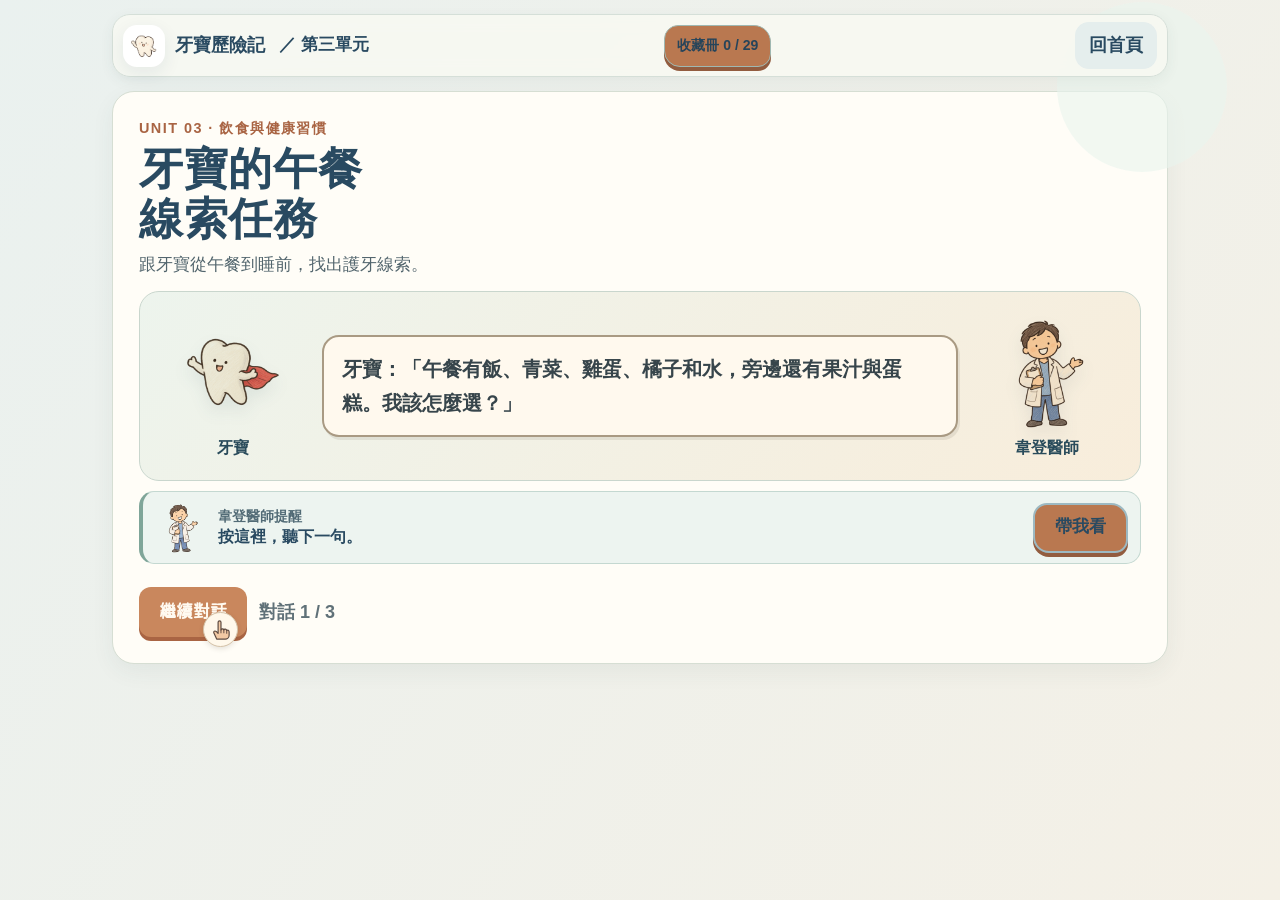
<file: unit3/index.html>
<!DOCTYPE html>
<html lang="zh-Hant" class="lesson-site" data-qm-unit="3">
<head>
  <meta charset="UTF-8" />
  <meta name="viewport" content="width=device-width, initial-scale=1.0" />
  <meta name="description" content="牙寶歷險記第三單元：透過對話、食物分類和生活情境，學習飲食與口腔健康習慣。" />
  <title>牙寶歷險記｜第三單元：飲食與健康習慣</title>
  <style>
    :root { --navy:#173b57; --blue:#245b76; --blue-soft:#e8f2f4; --orange:#d96f2b; --orange-soft:#fff2e5; --green:#397561; --green-soft:#edf7f2; --yellow:#f2c85b; --ink:#20323a; --muted:#5c6d73; --paper:#fffefb; --line:#dce7e4; }
    * { box-sizing:border-box; }
    body { margin:0; height:100vh; height:100dvh; overflow:hidden; color:var(--ink); font:18px/1.5 "Noto Sans TC","Microsoft JhengHei",sans-serif; background:radial-gradient(circle at 10% 0%,#fff2df,transparent 28%),radial-gradient(circle at 95% 85%,#dff3ed,transparent 32%),linear-gradient(135deg,#eef5f4,#e6f0f3); }
    .app { width:min(1280px,100%); height:100%; margin:auto; padding:clamp(12px,2vw,24px); display:flex; flex-direction:column; gap:12px; }
    header { display:flex; align-items:center; gap:14px; flex-shrink:0; }
    .brand { display:flex; align-items:center; gap:10px; color:var(--navy); font-weight:900; text-decoration:none; }
    .brand-mark { width:42px;height:42px;display:grid;place-items:center;border-radius:14px;background:white;box-shadow:0 6px 18px #173b5715;font-size:1.45rem;object-fit:contain;padding:5px; }
    .crumb { color:var(--muted);font-weight:700;font-size:.98rem; }
    .top-link { margin-left:auto;color:var(--blue);font-weight:900;text-decoration:none;padding:10px 14px;border-radius:14px;background:#ffffffb8; }
    .unit-label { color:var(--orange);font-size:.82rem;font-weight:900;letter-spacing:.1em; }
    .layout { min-height:0;flex:1;display:grid;grid-template-columns:minmax(0,.88fr) minmax(440px,1.12fr);gap:16px; }
    .story,.lesson { min-height:0;border:1px solid #ffffff;border-radius:26px;background:#ffffffdc;box-shadow:0 14px 38px #173b5710; }
    .story { padding:clamp(20px,3vw,38px);display:flex;flex-direction:column;position:relative;overflow:hidden; }
    .story::after { content:"";position:absolute;width:230px;height:230px;right:-80px;top:-92px;border-radius:50%;background:#e9f5ef;z-index:0; }
    .story > * { position:relative;z-index:1; }
    h1 { margin:7px 0 8px;color:var(--navy);font-size:clamp(2rem,4.2vw,3.4rem);line-height:1.12; }
    .intro { margin:0;color:var(--muted);font-size:clamp(1rem,1.45vw,1.16rem);line-height:1.55; }
    .scene { flex:1;min-height:120px;margin:16px 0;display:grid;place-items:center;border-radius:22px;background:linear-gradient(135deg,#eff8f4,#fff1df);overflow:hidden; }
    .scene-content { display:flex;align-items:center;justify-content:center;gap:clamp(10px,3vw,42px);width:100%;padding:12px; }
    .character { display:flex;flex-direction:column;align-items:center;gap:4px;text-align:center; }
    .character img { width:clamp(76px,11vw,132px);height:clamp(76px,11vw,132px);object-fit:contain;mix-blend-mode:multiply;filter:drop-shadow(0 8px 8px #173b5714); }
    .character .emoji { font-size:clamp(3.8rem,8vw,6.5rem);line-height:1; }
    .character strong { color:var(--navy);font-size:.95rem; }
    .bubble { max-width:330px;padding:14px 17px;background:white;border:2px solid #f5d79b;border-radius:20px 20px 20px 6px;font-size:clamp(1rem,1.45vw,1.18rem);font-weight:700;line-height:1.6;box-shadow:0 8px 18px #173b570c; }
    .dialogue-actions { display:flex;align-items:center;gap:12px; }
    .progress { color:var(--muted);font-weight:800; }
    button,.button-link { min-height:50px;border:0;border-radius:15px;padding:11px 18px;color:white;background:linear-gradient(135deg,#ef9d43,#da6f2e);font:inherit;font-weight:900;cursor:pointer;text-decoration:none;box-shadow:0 7px 0 #b95b29;transition:transform .15s,box-shadow .15s; }
    button:hover,.button-link:hover { transform:translateY(-2px);box-shadow:0 9px 0 #b95b29; }
    button:active,.button-link:active { transform:translateY(3px);box-shadow:0 4px 0 #b95b29; }
    button:focus-visible,.button-link:focus-visible,a:focus-visible { outline:3px solid #23608a;outline-offset:3px; }
    .lesson { padding:clamp(18px,2.4vw,30px);display:flex;flex-direction:column;overflow:hidden; }
    .lesson-head { display:flex;align-items:center;gap:12px;margin-bottom:12px; }
    .step-badge { width:44px;height:44px;flex:0 0 44px;display:grid;place-items:center;border-radius:15px;background:var(--blue-soft);color:var(--blue);font-weight:1000;font-size:1.15rem; }
    h2 { margin:0;color:var(--navy);font-size:clamp(1.35rem,2vw,1.8rem);line-height:1.25; }
    .step-caption { margin:2px 0 0;color:var(--muted);font-size:.94rem;font-weight:700; }
    .panel { min-height:0;flex:1;overflow:auto;overscroll-behavior:contain;padding:2px 8px 12px 1px;scrollbar-color:#bfd4cf transparent; }
    .panel p { line-height:1.62; }
    .callout { padding:13px 15px;border-radius:16px;background:var(--green-soft);color:#295b4a;line-height:1.6;font-weight:700; }
    .fact-grid { display:grid;grid-template-columns:1fr 1fr;gap:10px;margin:12px 0; }
    .fact { padding:13px;border:1px solid var(--line);border-radius:16px;background:white;line-height:1.5; }
    .fact b { display:block;color:var(--blue);margin-bottom:4px; }
    .food-grid { display:grid;grid-template-columns:repeat(4,1fr);gap:9px;margin:12px 0; }
    .food { min-height:86px;padding:9px 5px;border-radius:14px;border:2px solid #e6ece8;background:white;color:var(--ink);box-shadow:none;display:flex;flex-direction:column;align-items:center;justify-content:center;gap:2px;font-size:1rem; }
    .food .food-art { width:46px;height:46px;object-fit:contain;line-height:1; }
    .inline-art { width:24px;height:24px;object-fit:contain;vertical-align:-6px; }
    .food[aria-pressed="true"] { border-color:#5d9d7e;background:#eff8f1;box-shadow:inset 0 0 0 1px #5d9d7e; }
    .choice-list { display:grid;gap:9px;margin-top:12px; }
    .choice { text-align:left;width:100%;background:#f5f8f7;color:var(--ink);box-shadow:none;border:2px solid var(--line); }
    .choice:hover { box-shadow:none; }
    .choice.correct { border-color:#66a985;background:var(--green-soft); }
    .choice.try-again { border-color:#e7a06b;background:var(--orange-soft); }
    .feedback { min-height:34px;margin:10px 0;color:var(--green);font-weight:900;line-height:1.5; }
    .task { margin:15px 0;padding:15px 17px;border-left:5px solid var(--orange);border-radius:13px;background:#fff7eb;line-height:1.6; }
    .task strong { display:block;color:#8f431e;margin-bottom:4px; }
    .task p { margin:0; }
    .mini-list { margin:11px 0 16px;padding-left:1.45em;line-height:1.65; }
    .mini-list li + li { margin-top:6px; }
    .compare-grid { display:grid;grid-template-columns:1fr 1fr;gap:10px;margin:12px 0; }
    .compare-option { width:100%;min-height:118px;padding:16px;border:2px solid var(--line);background:white;color:var(--ink);box-shadow:none;text-align:left; }
    .compare-option strong { display:block;color:var(--navy);font-size:1.07rem; }
    .compare-option span { display:block;margin-top:6px;font-weight:500;line-height:1.5; }
    .compare-option[aria-pressed="true"],.habit-option[aria-pressed="true"] { border-color:#5d9d7e;background:var(--green-soft); }
    .panel details { margin:10px 0;border:2px solid var(--line);border-radius:14px;background:white; }
    .panel summary { padding:13px 15px;cursor:pointer;font-weight:900;color:var(--navy); }
    .panel details p { margin:0;padding:0 15px 15px; }
    .source-links { font-size:.9rem;color:var(--muted);line-height:1.55; }
    .source-links a { color:var(--blue); }
    .footer-actions { display:flex;justify-content:space-between;align-items:center;gap:10px;margin-top:10px;padding-top:12px;border-top:1px solid var(--line); }
    .footer-actions .secondary { color:var(--blue);background:#edf4f4;box-shadow:0 5px 0 #c3d4d4; }
    .footer-actions .secondary:hover { box-shadow:0 7px 0 #c3d4d4; }
    .sr-only { position:absolute;width:1px;height:1px;padding:0;margin:-1px;overflow:hidden;clip:rect(0,0,0,0);white-space:nowrap;border:0; }
    @media(min-width:701px) and (max-width:1180px) {
      .app { padding:12px;gap:10px; }
      .layout { grid-template-columns:minmax(0,.8fr) minmax(0,1.2fr);gap:10px; }
      .story,.lesson { padding:18px; }
      .food-grid { grid-template-columns:repeat(3,minmax(0,1fr)); }
      .character img { width:80px;height:80px; }
      .character .emoji { font-size:4rem; }
      .scene-content { gap:9px; }
      .bubble { padding:11px 13px;font-size:1rem; }
    }
    @media(min-width:701px) and (max-width:900px) and (orientation:portrait) {
      .layout { grid-template-columns:1fr;grid-template-rows:minmax(270px,32%) minmax(0,1fr); }
      .story { padding:15px 20px; }
      .story h1 { margin:3px 0;font-size:2rem; }
      .story h1 br { display:none; }
      .intro { font-size:1rem;line-height:1.35; }
      .scene { min-height:0;margin:8px 0; }
      .scene-content { padding:5px; }
      .character img { width:70px;height:70px; }
      .character .emoji { font-size:3.2rem; }
      .dialogue-actions { justify-content:space-between; }
      .lesson { padding:17px 20px; }
      .food-grid { grid-template-columns:repeat(4,minmax(0,1fr)); }
    }
    @media(max-width:700px) {
      body { height:auto;min-height:100dvh;overflow:auto; }
      .app { height:auto;min-height:100dvh;padding:12px; }
      .layout { grid-template-columns:1fr; }
      .story { min-height:360px;padding:18px; }
      .story h1 { font-size:2rem; }
      .scene { min-height:125px; }
      .lesson { min-height:60dvh;padding:18px; }
      .panel { overflow:visible; }
      .food-grid { grid-template-columns:repeat(2,minmax(0,1fr)); }
      .compare-grid,.fact-grid { grid-template-columns:1fr; }
    }
    @media(max-height:650px) and (min-width:781px) { .app{padding:10px 16px;gap:8px}.layout{gap:10px}.story,.lesson{padding:16px 20px}.scene{margin:10px 0}.fact{padding:9px}.panel p{margin:8px 0}.footer-actions{margin-top:5px;padding-top:8px} }
    @media(max-width:430px) { header{gap:8px}.crumb{font-size:.85rem}.top-link{padding:9px;font-size:.88rem}.bubble{padding:11px 13px}.character img{width:68px;height:68px}.character .emoji{font-size:3.3rem} }
    @media(prefers-reduced-motion:reduce) { *,*::before,*::after{scroll-behavior:auto!important;transition:none!important} }
  

    /* Tablet controls and spacing. */
    @media (min-width: 701px) and (max-width: 1180px) {
      header { gap: 10px; }
      .top-link { min-height: 48px; display: inline-flex; align-items: center; }
      button, .button-link { min-height: 52px; }
      .food { min-height: 92px; }
      .compare-option { min-height: 132px; }
      .panel { padding-right: 12px; }
    }

    @media (min-width: 701px) and (max-width: 900px) and (orientation: portrait) {
      .layout { grid-template-rows: minmax(250px, 30%) minmax(0, 1fr); }
      .story { padding: 14px 20px; }
      .lesson { padding: 15px 18px; }
      .lesson-head { margin-bottom: 8px; }
      .step-badge { width: 40px; height: 40px; flex-basis: 40px; }
    }

/* Soft pencil-and-paper storybook palette. */
:root { --navy:#35576b; --blue:#557c99; --blue-soft:#e2edf0; --orange:#bd7950; --orange-soft:#f5e9d9; --green:#6d8d79; --green-soft:#eaf0e8; --yellow:#d6b868; --ink:#453d37; --muted:#6f7776; --paper:#fff9ee; --line:#c9d1cd; }
body {
 background-color:#e9eff0;
 background-image:repeating-linear-gradient(168deg,rgba(83,127,157,.045) 0 2px,transparent 2px 15px),radial-gradient(ellipse at 12% 8%,#f6ead8,transparent 34%),linear-gradient(135deg,#eaf1f1,#e4edf0);
}
.story,.lesson { border:2px solid #a99a83; border-radius:20px 24px 19px 22px; background:#fff9ee; box-shadow:2px 4px 0 rgba(82,72,61,.13); }
.scene { background:repeating-linear-gradient(168deg,rgba(83,127,157,.06) 0 2px,transparent 2px 14px),linear-gradient(150deg,#dceaf0,#f4e5ce) !important; border:2px solid #a99a83; border-radius:18px 22px 17px 20px; }
.bubble { background:#fff9ee; border:2px solid #a99a83; border-radius:18px 22px 18px 7px; box-shadow:2px 3px 0 rgba(82,72,61,.11); }
.fact,.task,.callout,.food,.snack-choice,.habit-choice,details,.compare-option {
 border-color:#b8ad9a !important; border-radius:16px 19px 15px 18px !important;
}
.task { background:#f8eddd !important; border-left-color:#bd7950 !important; }
.callout { background:#eaf0e8 !important; color:#4c6f5b !important; }
.step-badge { background:#dce9eb !important; color:#35576b !important; }
button,.button-link { background:#b97850 !important; box-shadow:0 4px 0 #925c3f !important; border-radius:14px 17px 13px 16px !important; }
button.secondary { background:#eef1ed !important; color:#4f6e7b !important; box-shadow:0 4px 0 #bac8c3 !important; }
.dialogue-gate .layout { grid-template-columns:minmax(0,1fr); }
.dialogue-gate .lesson { display:none; }
.dialogue-gate .story { width:min(100%,920px); margin:auto; }
.dialogue-gate .scene { min-height:clamp(220px,36vh,390px); }
@media(max-width:900px) {
 .dialogue-gate .story { width:100%; }
 .dialogue-gate .scene { min-height:clamp(210px,32vh,340px); }
}

</style>
  <link rel="stylesheet" href="../tooth-theme.css?v=15" />
  <link rel="stylesheet" href="../assets/fonts.css" />
</head>
<body>
  <div class="app dialogue-gate">
    <header>
      <a class="brand" href="../" aria-label="回到牙寶歷險記首頁"><img class="brand-mark" src="../unit1/images/tooth-happy.png" alt="" aria-hidden="true"><span>牙寶歷險記</span></a>
      <span class="crumb">／ 第三單元</span>
      <a class="top-link" href="../">回首頁</a>
    </header>
    <main class="layout">
      <section class="story" aria-labelledby="unit-title">
        <span class="unit-label">UNIT 03 · 飲食與健康習慣</span>
        <h1 id="unit-title">牙寶的午餐<br />線索任務</h1>
        <p class="intro">跟牙寶從午餐到睡前，找出護牙線索。</p>
        <div class="scene" aria-live="polite">
          <div class="scene-content">
            <div class="character"><img src="../unit1/images/tooth-hero.png" alt="牙寶" /><strong>牙寶</strong></div>
            <div class="bubble" id="dialogue">午餐時間到了！我找到一些食物線索，你願意陪我一起看看嗎？</div>
            <div class="character"><img src="../unit1/images/dentist.png" alt="韋登醫師" /><strong>韋登醫師</strong></div>
          </div>
        </div>
        <div class="dialogue-actions"><button id="next-dialogue" type="button">繼續對話</button><span class="progress" id="dialogue-progress">對話 1 / 3</span></div>
      </section>
      <section class="lesson" aria-labelledby="lesson-title">
        <ol class="station-track" aria-label="第三單元六站進度"><li data-station="1"><span>1</span><b>午餐</b></li><li data-station="2"><span>2</span><b>飲料</b></li><li data-station="3"><span>3</span><b>搭配</b></li><li data-station="4"><span>4</span><b>點心</b></li><li data-station="5"><span>5</span><b>清潔</b></li><li data-station="6"><span>6</span><b>回家</b></li></ol>
        <div class="lesson-head"><span class="step-badge" id="step-number">1</span><div><h2 id="lesson-title">午餐桌上的線索</h2><p class="step-caption" id="lesson-caption">第 1 / 6 站 · 約 3 分鐘</p></div></div>
        <div class="panel" id="lesson-panel" tabindex="0" aria-live="polite"></div>
        <div class="footer-actions"><button class="secondary" id="prev-step" type="button">上一步</button><button id="next-step" type="button">下一站</button></div>
      </section>
    </main>
  </div>
  <script>
    const GENIALLY = 'https://view.genially.com/6a8d238a0ac8f9254dfc9780';
    const steps = [
      {
        title:'午餐桌上的線索',
        caption:'第 1 / 6 站 · 約 3 分鐘',
        dialogue:[
          ['午餐有飯、青菜、雞蛋、橘子和水，旁邊還有果汁與蛋糕。我該怎麼選？','牙寶'],
          ['先別急著把食物分成好與壞。我們看看一餐怎麼搭配，再想吃點心的時間。','韋登醫師'],
          ['原來吃什麼、多久吃一次、吃完做什麼，都是線索！','牙寶']
        ],
        html:`<p>看一看牙寶的午餐：你看到哪些食物和飲料？</p>
          <div class="task"><strong>一起觀察 · 約 1 分鐘</strong><p>指出三樣日常食物，再說說你午餐常喝什麼。</p></div>
          <div class="fact-grid"><div class="fact"><b>線索 A｜一餐的搭配</b>一餐可以搭配不同食物，口渴先喝水。</div><div class="fact"><b>線索 B｜吃喝的時間</b>含糖食物接觸牙齒的次數也重要。</div></div>
          <details><summary>點開牙寶的問題：蛋糕是不是完全不能吃？</summary><p>不是。偶爾享用甜點不等於做錯事；我們會學習留意份量與頻率，避免整天反覆吃甜食、喝甜飲。</p></details>
          <div class="task"><strong>說給同伴聽 · 約 1 分鐘</strong><p>說給同伴聽：蛋糕怎麼安排？口渴喝什麼？</p></div>
          `
      },
      {
        title:'糖和牙齒相遇的次數',
        caption:'第 2 / 6 站 · 約 4 分鐘',
        dialogue:[
          ['我以為只要飲料不太甜，慢慢喝一下午也沒關係。','牙寶'],
          ['口腔裡的細菌會利用糖產生酸。反覆接觸含糖飲料，牙齒就會一再遇到酸。','韋登醫師'],
          ['所以我要注意的不只有喝多少，還有喝的次數和時間！','牙寶']
        ],
        html:`<p>牙菌斑裡的細菌會利用糖產生酸。反覆吃喝甜食，牙齒就會一再接觸酸。</p>
          <div class="task"><strong>先猜一猜 · 約 1 分鐘</strong><p>同一杯甜飲，哪種喝法讓牙齒更常碰到糖？點卡片比較。</p></div>
          <div class="compare-grid"><button class="compare-option" type="button" data-mode="meal" aria-pressed="false"><strong><img class="inline-art" src="images/meal-tray.svg" alt="" aria-hidden="true"> 情境 A：午餐時喝完</strong><span>飲料在一段用餐時間內喝完，之後改喝水。</span></button><button class="compare-option" type="button" data-mode="sips" aria-pressed="false"><strong><img class="food-art" src="images/sweet-drink.svg" alt="" aria-hidden="true"> 情境 B：整個下午慢慢喝</strong><span>從午餐後到放學，隔一會兒就啜飲幾口。</span></button></div>
          <p class="feedback" id="compare-feedback" role="status">點選兩張卡片，比較牙齒接觸糖的次數。</p>
          <div class="callout">別整天反覆喝甜飲；口渴先喝水。果汁也不能當水喝。</div>
          <div class="task"><strong>把線索說清楚 · 約 1 分鐘</strong><p>說說看：為什麼不適合把甜飲喝一下午？</p></div>`
      },
      {
        title:'幫牙寶搭配一餐',
        caption:'第 3 / 6 站 · 約 4 分鐘',
        dialogue:[
          ['我想吃得有變化，也想讓牙齒舒服。你能陪我挑午餐嗎？','牙寶'],
          ['可以。先選多樣食物和水，再想想甜點適合怎麼安排。','韋登醫師'],
          ['我選好之後，還要說出原因，不只是按對答案。','牙寶']
        ],
        html:`<p>點選你想放進<strong>平常午餐</strong>的食物和飲料。可以多選。</p>
          <div class="food-grid" id="food-grid"><button class="food" type="button" data-kind="daily" aria-pressed="false"><img class="food-art" src="images/carrot.svg" alt="" aria-hidden="true">蔬菜</button><button class="food" type="button" data-kind="daily" aria-pressed="false"><img class="food-art" src="images/apple.svg" alt="" aria-hidden="true">整顆水果</button><button class="food" type="button" data-kind="daily" aria-pressed="false"><img class="food-art" src="images/rice-bowl.svg" alt="" aria-hidden="true">主食</button><button class="food" type="button" data-kind="daily" aria-pressed="false"><img class="food-art" src="images/egg-beans.svg" alt="" aria-hidden="true">蛋或豆類</button><button class="food" type="button" data-kind="daily" aria-pressed="false"><img class="food-art" src="images/milk.svg" alt="" aria-hidden="true">無糖乳品</button><button class="food" type="button" data-kind="water" aria-pressed="false"><img class="food-art" src="images/water.svg" alt="" aria-hidden="true">白開水</button><button class="food" type="button" data-kind="treat" aria-pressed="false"><img class="inline-art" src="images/sweet-drink.svg" alt="" aria-hidden="true">含糖飲料</button><button class="food" type="button" data-kind="treat" aria-pressed="false"><img class="food-art" src="images/candy.svg" alt="" aria-hidden="true">黏甜糖果</button></div>
          <button type="button" id="check-food">檢查我的搭配</button><p class="feedback" id="food-feedback" role="status">請先點選食物，再檢查搭配。</p>
          <div class="task"><strong>分享理由 · 約 1 分鐘</strong><p>說說你選的兩樣食物，還有甜點要安排在什麼時候。</p></div>
          <div class="callout">甜點可以偶爾吃，留意份量和次數。</div>`
      },
      {
        title:'放學後的點心岔路',
        caption:'第 4 / 6 站 · 約 3 分鐘',
        dialogue:[
          ['放學後我有點餓，商店裡好多選擇。怎麼選比較適合今天？','牙寶'],
          ['先想想是不是真的餓、什麼時候吃晚餐，再決定點心和飲料。','韋登醫師'],
          ['如果想吃甜食，我可以偶爾享用，但不要一路慢慢吃到晚上。','牙寶']
        ],
        html:`<p>牙寶放學後有點餓。你會怎麼安排點心？</p>
          <div class="choice-list" id="snack-choices"><button class="choice snack-choice" type="button" data-snack="water-fruit">先喝水，再選一份水果或合適的點心，等晚餐好好吃。</button><button class="choice snack-choice" type="button" data-snack="slow-sip">買一杯甜飲，從放學一路慢慢喝到晚餐。</button><button class="choice snack-choice" type="button" data-snack="many-sweets">每隔一下就吃一顆糖，讓嘴裡一直有甜味。</button></div>
          <p class="feedback" id="snack-feedback" role="status">點一個做法，看看韋登醫師怎麼說。</p>
          <div class="task"><strong>換你當小幫手 · 約 1 分鐘</strong><p>牙寶想吃甜點時，你會怎麼溫柔地建議？</p></div>
          `
      },
      {
        title:'吃完後的清潔小隊',
        caption:'第 5 / 6 站 · 約 4 分鐘',
        dialogue:[
          ['我喝完果汁，嘴裡酸酸的。是不是應該立刻用力刷牙？','牙寶'],
          ['先喝水或用水漱口就好。酸性飲料後不要立刻用力刷，之後再照平常方式清潔。','韋登醫師'],
          ['早晚刷牙、用含氟牙膏，牙縫也需要照顧；有不確定就問大人或牙醫。','牙寶']
        ],
        html:`<p>點開三張清潔卡，選出你最想記住的一張。</p>
          <details><summary><img class="inline-art" src="images/toothbrush.svg" alt="" aria-hidden="true"> 早晚刷牙：什麼時候最重要？</summary><p>一天刷牙至少兩次，睡前那次特別不要忘記。使用含氟牙膏；年紀較小的孩子需要大人協助與確認牙膏用量。</p></details>
          <details><summary><img class="inline-art" src="images/floss.svg" alt="" aria-hidden="true"> 牙縫：牙刷碰不到怎麼辦？</summary><p>牙齒相鄰的地方，牙刷不一定能清乾淨。可以請家人與牙醫師教你使用牙線或其他合適的牙縫清潔工具。</p></details>
          <details><summary><img class="inline-art" src="images/milk.svg" alt="" aria-hidden="true"> 喝了酸性飲料：先做什麼？</summary><p>先喝水或用水漱口，不要立刻用力刷牙。平常仍要維持早晚用含氟牙膏刷牙；若牙齒不舒服，請家人帶你諮詢牙醫師。</p></details>
          <div class="task"><strong>幫小安想一想 · 約 1 分鐘</strong><p>小安剛喝完果汁，正準備回教室。你會給他哪一個提醒？</p></div>
          <div class="choice-list"><button class="choice clean-choice" type="button" data-clean="brush-now">立刻用力刷，酸味會更快不見。</button><button class="choice clean-choice" type="button" data-clean="water-first">先喝水或漱口，等一段時間後再照平常方式刷牙。</button><button class="choice clean-choice" type="button" data-clean="skip">今天喝過果汁，就不用再刷牙了。</button></div>
          <p class="feedback" id="clean-feedback" role="status">點選一個提醒，再說出理由。</p>`
      },
      {
        title:'帶一個護牙方法回家',
        caption:'第 6 / 6 站 · 約 3 分鐘',
        dialogue:[
          ['我發現不用一下子做到完美，可以先選一件小事開始。','牙寶'],
          ['對。把你做得到的一件事告訴家人，請他們陪你練習。','韋登醫師'],
          ['我的第一步是＿＿＿＿。明天我會再看看自己做到了沒有！','牙寶']
        ],
        html:`<p>記住三件事：<strong>多樣飲食、喝水、早晚刷牙。</strong> 選一件先做。</p>
          <div class="choice-list" id="habit-choices"><button class="choice habit-option" type="button" data-habit="water" aria-pressed="false"><img class="inline-art" src="images/water.svg" alt="" aria-hidden="true"> 口渴時先喝白開水</button><button class="choice habit-option" type="button" data-habit="snack" aria-pressed="false"><img class="inline-art" src="images/clock.svg" alt="" aria-hidden="true"> 點心安排好時間，不整天一直吃甜食</button><button class="choice habit-option" type="button" data-habit="brush" aria-pressed="false"><img class="inline-art" src="images/toothbrush.svg" alt="" aria-hidden="true"> 和家人一起記得早晚刷牙</button></div>
          <p class="feedback" id="habit-feedback" role="status">選一件你願意先試試看的事。</p>
          <div class="task"><strong>最後說一說 · 約 1 分鐘</strong><p>說一句話：今晚你想先試哪一件事？</p></div>
          <div class="callout">牙齒疼痛或出血，請告訴家人並找牙醫。完成後可選做六題複習。</div>
          <p><a class="button-link" href="${GENIALLY}" target="_blank" rel="noopener">開始挑戰 ↗</a></p>
          <p class="source-links">衛教參考：<a href="https://www.who.int/news-room/fact-sheets/detail/sugars-and-dental-caries" target="_blank" rel="noopener">世界衛生組織：糖與蛀牙</a>、<a href="https://www.cdc.gov/oral-health/prevention/oral-health-tips-for-children.html" target="_blank" rel="noopener">美國 CDC：兒童口腔保健</a>、<a href="https://www.ada.org/resources/ada-library/oral-health-topics/dental-erosion" target="_blank" rel="noopener">美國牙醫學會：酸與牙齒</a>。</p>`
      }
    ];
    let dialogueIndex = 0;
    let dialogueReady = false;
    let stepIndex = 0;
    const $ = (id) => document.getElementById(id);
    function renderDialogue() {
      const lines = steps[stepIndex].dialogue;
      const [line, speaker] = lines[dialogueIndex];
      $('dialogue').textContent = `${speaker}：「${line}」`;
      $('dialogue-progress').textContent = `對話 ${dialogueIndex + 1} / ${lines.length}`;
      $('next-dialogue').textContent = dialogueReady ? '重看對話' : dialogueIndex === lines.length - 1 ? '開始互動 →' : '繼續對話';
    }
    function renderStep() {
      const step = steps[stepIndex];
      dialogueReady = false;
      document.querySelector('.app').classList.add('dialogue-gate');
      $('next-dialogue').disabled = false;
      const gateButton = $('next-dialogue');
      gateButton.textContent = '繼續對話';
      $('step-number').textContent = String(stepIndex + 1);
      document.querySelectorAll('.station-track li').forEach((item) => { const n = Number(item.dataset.station); item.classList.toggle('is-current', n === stepIndex + 1); item.classList.toggle('is-done', n < stepIndex + 1); if (n === stepIndex + 1) item.setAttribute('aria-current','step'); else item.removeAttribute('aria-current'); });
      $('lesson-title').textContent = step.title;
      $('lesson-caption').textContent = step.caption;
      $('lesson-panel').innerHTML = step.html;
      $('lesson-panel').scrollTop = 0;
      $('prev-step').disabled = stepIndex === 0;
      $('prev-step').style.opacity = stepIndex === 0 ? '.55' : '1';
      $('next-step').textContent = stepIndex === steps.length - 1 ? '回到課程首頁' : '下一站';
      dialogueIndex = 0;
      renderDialogue();
      bindActivities();
    }
    const completedActivities = new Set();
    const compareSeen = new Set();
    function bindActivities() {
      document.querySelectorAll('.compare-option').forEach((button) => button.addEventListener('click', () => {
        compareSeen.add(button.dataset.mode);
        if (compareSeen.size === 2) completedActivities.add(2);
        document.querySelectorAll('.compare-option').forEach((item) => item.setAttribute('aria-pressed', String(item === button)));
        $('compare-feedback').textContent = button.dataset.mode === 'sips'
          ? '這杯飲料被分很多次喝，牙齒會反覆接觸到糖。想一想：若改喝水，下午會有什麼不同？'
          : '在用餐時間喝完，接觸糖的次數通常較少；日常解渴還是優先選白開水。';
      }));
      document.querySelectorAll('.food').forEach((button) => button.addEventListener('click', () => button.setAttribute('aria-pressed', button.getAttribute('aria-pressed') !== 'true')));
      const check = $('check-food');
      if (check) check.addEventListener('click', () => {
        const selected = [...document.querySelectorAll('.food[aria-pressed="true"]')];
        const daily = selected.filter((item) => item.dataset.kind === 'daily').length;
        const water = selected.some((item) => item.dataset.kind === 'water');
        const treat = selected.some((item) => item.dataset.kind === 'treat');
        if (water && daily >= 3 && !treat) completedActivities.add(3);
        $('food-feedback').textContent = selected.length === 0
          ? '先點選幾樣食物，再說說你選它們的理由。'
          : water && daily >= 3 && !treat
            ? '搭配得很有變化，也記得喝水！現在請說出你選的兩樣食物各有什麼角色。'
            : treat
              ? '甜食不需要被禁止；想想能否把它留作偶爾的點心，平常午餐再多搭配幾樣食物與水。'
              : '已找到一些線索！試試再加上不同種類的食物與白開水，讓餐點更有變化。';
      });
      const snackFeedback = {
        'water-fruit':'這是可以試試看的安排：先喝水，再依飢餓程度選點心。也可以和家人討論今天晚餐的時間。',
        'slow-sip':'慢慢啜飲會讓牙齒反覆碰到糖。牙寶可以把飲料留作偶爾享用，平常改用水解渴。',
        'many-sweets':'一顆接一顆吃，牙齒接觸糖的次數會增加。試著安排一段點心時間，吃完喝點水。'
      };
      document.querySelectorAll('.snack-choice').forEach((button) => button.addEventListener('click', () => {
        document.querySelectorAll('.snack-choice').forEach((item) => item.classList.remove('correct','try-again'));
        button.classList.add(button.dataset.snack === 'water-fruit' ? 'correct' : 'try-again');
        if (button.dataset.snack === 'water-fruit') completedActivities.add(4);
        $('snack-feedback').textContent = snackFeedback[button.dataset.snack];
      }));
      document.querySelectorAll('.clean-choice').forEach((button) => button.addEventListener('click', () => {
        document.querySelectorAll('.clean-choice').forEach((item) => item.classList.remove('correct','try-again'));
        const right = button.dataset.clean === 'water-first';
        button.classList.add(right ? 'correct' : 'try-again');
        if (right) completedActivities.add(5);
        $('clean-feedback').textContent = right
          ? '這個提醒很溫和：先喝水或漱口，之後維持早晚刷牙的習慣。'
          : '再想一想：酸性飲料後先喝水或漱口，仍要維持平常的刷牙習慣。';
      }));
      const habitFeedback = {
        water:'你選了先喝水。明天口渴時，可以先找找水壺在哪裡。',
        snack:'你選了安排點心時間。可以和家人一起討論什麼時候吃比較方便。',
        brush:'你選了早晚刷牙。可以邀請家人一起提醒與檢查。'
      };
      document.querySelectorAll('.habit-option').forEach((button) => button.addEventListener('click', () => {
        document.querySelectorAll('.habit-option').forEach((item) => item.setAttribute('aria-pressed', String(item === button)));
        $('habit-feedback').textContent = habitFeedback[button.dataset.habit];
        completedActivities.add(6);
      }));
    }
    $('next-dialogue').addEventListener('click', () => {
      const lines = steps[stepIndex].dialogue;
      if (dialogueReady) {
        dialogueReady = false;
        dialogueIndex = 0;
        document.querySelector('.app').classList.add('dialogue-gate');
        renderDialogue();
        return;
      }
      if (dialogueIndex < lines.length - 1) {
        dialogueIndex += 1;
        renderDialogue();
        return;
      }
      dialogueReady = true;
      document.querySelector('.app').classList.remove('dialogue-gate');
      renderDialogue();
      $('lesson-panel').focus();
    });
    $('next-step').addEventListener('click', () => { if (!dialogueReady) return; if (stepIndex > 0 && !completedActivities.has(stepIndex + 1)) { const hint = $('station-hint') || document.createElement('p'); hint.id = 'station-hint'; hint.className = 'feedback'; hint.setAttribute('role', 'status'); hint.textContent = ['','', '請先點選兩種喝飲料的方式，完成比較。', '請先選好午餐並按「檢查我的搭配」。', '請先幫牙寶選出較合適的點心安排。', '請先選出喝完果汁後較合適的清潔做法。', '請先選一件願意試試看的護牙習慣。'][stepIndex + 1]; $('lesson-panel').appendChild(hint); hint.scrollIntoView({block:'nearest'}); return; } const freshReward = window.ToothCollection ? window.ToothCollection.award(3, stepIndex + 1) : false; if (stepIndex === steps.length - 1) { setTimeout(() => { window.location.href = '../'; }, freshReward ? 2100 : 0); return; } stepIndex += 1; renderStep(); });
    $('prev-step').addEventListener('click', () => { if (stepIndex > 0) { stepIndex -= 1; renderStep(); } });
    renderStep();
  </script>
  <script src="../tooth-collection.js?v=3"></script>
  <script src="../tooth-guide.js?v=6"></script>
</body>
</html>
</file>
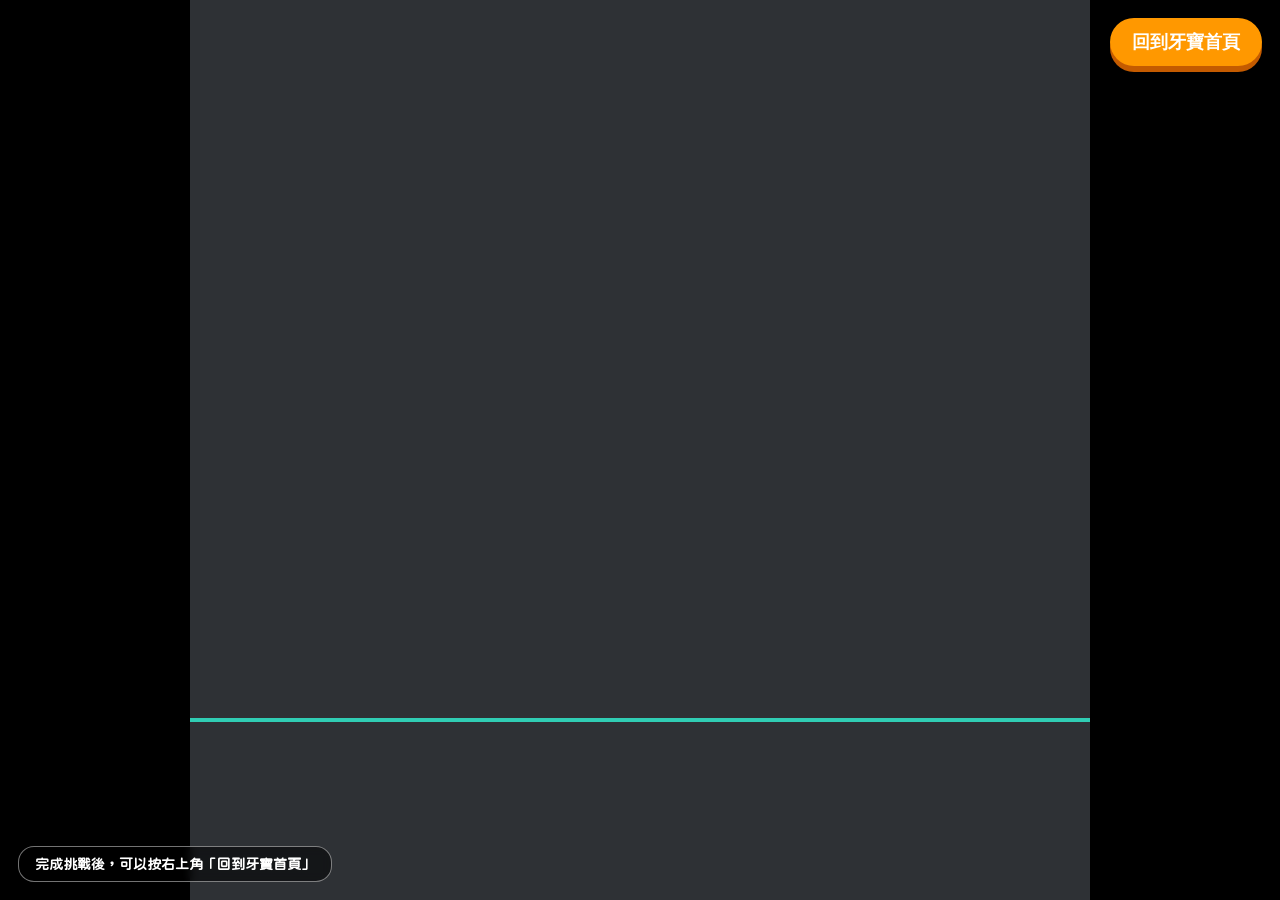
<file: adventure/game.html>
<!DOCTYPE html>
<html lang="zh-TW">
<head>
    <meta charset="UTF-8" />
    <meta name="viewport" content="width=device-width, initial-scale=1.0" />
    <title>牙寶歷險記 - 題庫挑戰</title>

    <style>
        * {
            box-sizing: border-box;
        }

        body {
            margin: 0;
            padding: 0;
            width: 100vw;
            height: 100vh;
            overflow: hidden;
            background: #000;
            font-family: "Noto Sans TC", "微軟正黑體", Arial, sans-serif;
        }

        .game-page {
            width: 100vw;
            height: 100vh;
            position: relative;
            background: #000;
        }

        .c3-frame {
            width: 100%;
            height: 100%;
            border: none;
            display: block;
            background: #000;
        }

        .top-control {
            position: fixed;
            top: 18px;
            right: 18px;
            z-index: 999999;
            display: flex;
            align-items: center;
            gap: 10px;
        }

        .timer-badge {
            padding: 10px 16px;
            border-radius: 999px;
            background: rgba(0, 0, 0, 0.65);
            color: #fff;
            font-size: 15px;
            font-weight: 900;
            border: 2px solid rgba(255,255,255,0.7);
            box-shadow: 0 6px 14px rgba(0,0,0,0.25);
            backdrop-filter: blur(4px);
        }

        .home-btn {
            padding: 12px 22px;
            border: none;
            border-radius: 999px;
            background: #ff9800;
            color: white;
            font-size: 18px;
            font-weight: 900;
            cursor: pointer;
            box-shadow: 0 6px 0 #c45b00, 0 10px 18px rgba(0,0,0,0.28);
            font-family: "Noto Sans TC", "微軟正黑體", Arial, sans-serif;
            transition: transform 0.15s ease, background 0.15s ease, box-shadow 0.15s ease;
        }

        .home-btn:hover {
            transform: translateY(-2px);
            background: #ffa726;
        }

        .home-btn:active {
            transform: translateY(5px);
            box-shadow: 0 1px 0 #c45b00, 0 5px 10px rgba(0,0,0,0.2);
        }

        .hint {
            position: fixed;
            left: 18px;
            bottom: 18px;
            z-index: 999999;
            padding: 10px 16px;
            border-radius: 16px;
            background: rgba(0,0,0,0.55);
            color: white;
            font-size: 14px;
            font-weight: 700;
            border: 1px solid rgba(255,255,255,0.45);
            backdrop-filter: blur(4px);
            pointer-events: none;
        }

        @media (max-width: 700px) {
            .top-control {
                top: 10px;
                right: 10px;
                gap: 6px;
            }

            .timer-badge {
                font-size: 12px;
                padding: 8px 10px;
            }

            .home-btn {
                font-size: 14px;
                padding: 9px 14px;
            }

            .hint {
                font-size: 12px;
                left: 10px;
                bottom: 10px;
            }
        }
    </style>
    <link rel="stylesheet" href="../assets/fonts.css" />
</head>

<body>
    <div class="game-page">
        <iframe
            class="c3-frame"
            src="c3-game/index.html"
            title="牙寶歷險記 C3 題庫挑戰">
        </iframe>

        <div class="top-control">
            <div class="timer-badge" id="timerText">自動回首頁：05:00</div>
            <button class="home-btn" onclick="goHome()">回到牙寶首頁</button>
        </div>

        <div class="hint">
            完成挑戰後，可以按右上角「回到牙寶首頁」
        </div>
    </div>

    <script>
        /*
            不用改 C3 專案的做法：
            1. C3 遊戲放在 iframe 裡。
            2. 右上角提供回首頁按鈕。
            3. 設定時間到自動回首頁。

            如果你不要自動回首頁，把 AUTO_RETURN_SECONDS 改成 0。
            例如：
            const AUTO_RETURN_SECONDS = 0;
        */

        const AUTO_RETURN_SECONDS = 0; // 讓玩家自行決定何時回到課程首頁

        let remainingSeconds = AUTO_RETURN_SECONDS;
        let countdownTimer = null;

        function goHome() {
            window.location.href = "../";
        }

        function updateTimerText() {
            const timerText = document.getElementById("timerText");

            if (AUTO_RETURN_SECONDS <= 0) {
                timerText.style.display = "none";
                return;
            }

            const minutes = Math.floor(remainingSeconds / 60);
            const seconds = remainingSeconds % 60;

            const mm = String(minutes).padStart(2, "0");
            const ss = String(seconds).padStart(2, "0");

            timerText.innerText = `自動回首頁：${mm}:${ss}`;
        }

        function startCountdown() {
            if (AUTO_RETURN_SECONDS <= 0) {
                updateTimerText();
                return;
            }

            updateTimerText();

            countdownTimer = setInterval(function () {
                remainingSeconds--;

                if (remainingSeconds <= 0) {
                    clearInterval(countdownTimer);
                    goHome();
                    return;
                }

                updateTimerText();
            }, 1000);
        }

        startCountdown();
    </script>
</body>
</html>
</file>
<file: tooth-theme.css>
/* Shared pencil-and-paper palette for the three learning units. */
:root {
  --blue:#426d88;--blue-dark:#294a61;--navy:#294a61;
  --sky:#c8e1e9;--orange:#c9875d;--orange-dark:#a96443;
  --yellow:#e9d49c;--green:#7d9f88;--green-dark:#527660;
  --red:#ba7667;--bg:#f1f5f1;--ink:#37454b;
  --muted:#607178;--white:#fffaf1;--paper:#fffaf1;
  --line:#d9d9cf;--shadow:0 9px 22px #344b5520;
  --shadow-small:0 4px 12px #344b551b;
}
body {
  color:var(--ink)!important;
  background:radial-gradient(circle at 95% 8%,#f9eedb 0,transparent 36%),linear-gradient(135deg,#e8f1f1,#f3efe4)!important;
  font-family:"Noto Sans TC","Microsoft JhengHei",sans-serif!important;
}
.topbar,.story,.lesson,.panel,.card {
  border-color:#e5e2d7!important;
  background-color:#fffaf1!important;
  box-shadow:0 7px 20px #344b5519!important;
}
h1,h2,h3,.brand,.crumb { color:#294a61!important; }
.eyebrow,.unit-label { color:#a96443!important; }
.lead,.intro { color:#52656d!important; }
button,.button-link { font-family:inherit; }
button.primary,.primary,button.game-button,.game-button,#next-step,#next-dialogue,.button-link {
  background:#c9875d!important;
  color:#fffaf1!important;
  border-color:#a96443!important;
  box-shadow:0 4px 0 #a96443!important;
}
button.secondary,.secondary,.restart,.top-link {
  background:#e5eeed!important;
  color:#294a61!important;
  border-color:#b7cdcb!important;
}
button:focus-visible,a:focus-visible,[tabindex]:focus-visible {outline:3px solid #426d88!important;outline-offset:3px;}
h1[tabindex="-1"]:focus,h2[tabindex="-1"]:focus,h3[tabindex="-1"]:focus {outline:none!important;box-shadow:none!important;}
.progress-dot.current,.progress-step.current,.step-badge {background:#dbe8e7!important;color:#294a61!important;}
.progress-dot.done,.progress-step.done {background:#8ba993!important;color:#173d2a!important;}
.bubble,.dialogue,.task,.callout,.feedback {border-radius:17px;}
@media(max-width:700px) {
  .progress-dot,.progress-step,.progress-count {font-size:0.875rem!important;}
  .scene-content {display:grid!important;grid-template-columns:1fr 1fr!important;gap:7px!important;align-items:end!important;}
  .scene-content .bubble {grid-column:1/-1!important;grid-row:2!important;max-width:none!important;width:100%!important;min-width:0!important;}
  .scene-content .character {grid-row:1!important;}
  .scene-content .character img {width:68px!important;height:68px!important;}
  .story .scene {min-height:190px!important;}
}
@media(prefers-reduced-motion:reduce) {*,*::before,*::after{scroll-behavior:auto!important;animation-duration:.01ms!important;transition-duration:.01ms!important}}

/* A calmer, shared reading surface for all three units. */
:root {
  --blue:#456d7e;--blue-dark:#294b5b;--navy:#294b5b;
  --orange:#b97957;--orange-dark:#90593f;--green:#789b8d;
  --paper:#fffcf6;--white:#fffcf6;--line:#d6e0d9;
  --shadow:0 12px 30px #334d5617;--shadow-small:0 4px 12px #334d5614;
}
body {background:linear-gradient(125deg,#eaf1ef 0%,#f4f0e6 100%)!important;}
.topbar,.panel,.story,.lesson,.card {
  border:1px solid #dbe4dd!important;
  border-radius:21px!important;
  background:#fffcf6!important;
  box-shadow:0 10px 27px #334d5617!important;
}
.topbar {backdrop-filter:none!important;}
.section-head {margin-bottom:18px!important;}
h1,h2,h3 {line-height:1.24;letter-spacing:.015em;}
h1[tabindex="-1"]:focus-visible,h2[tabindex="-1"]:focus-visible,h3[tabindex="-1"]:focus-visible {outline:none!important;box-shadow:none!important;}
.tg-dock {border:1px solid #c4d8d1!important;border-left:4px solid #7fa599!important;border-radius:15px!important;background:#edf4f0!important;box-shadow:none!important;}
.speech,.dialogue,.question-box,.task,.callout,.feedback,.character-card,.knowledge-card,.quiz-card,.review-card,.category-card,.completion-item {
  border-radius:15px!important;
}
.question-box {border:1px solid #d2ded8!important;background:#f5f8f5!important;box-shadow:0 5px 15px #334d5610!important;}
.speech,.dialogue {border-left:3px solid #8faeaa!important;background:#f5f8f7!important;}
.speech.npc {border-left-color:#9bbaa5!important;background:#eef6ef!important;}
button.choice,button.option,button.interaction-card,button.target,button.explore-button,button.review-card {
  border-radius:12px!important;min-height:48px;
}
.image-slot,.image-slot.diagram,.image-slot.compact {
  overflow:hidden;border:1px solid #c4d4d1!important;border-radius:18px!important;background-color:#edf4f2!important;
}
.image-slot img,.image-media {display:block;max-width:100%;max-height:100%;object-fit:contain;}

/* Unit 1: keep the picture beside the dialogue and within a tablet screen. */
#screen1 .clinic-scene,#screen2 .clinic-scene {
  height:clamp(240px,28vw,320px)!important;min-height:0!important;
  border:1px solid #b9d0d1!important;border-radius:20px!important;
}
#screen2 .story-layout {align-items:start!important;gap:clamp(18px,2.5vw,30px)!important;}
#screen1 .clinic-building,#screen2 .clinic-building {
  top:17px;right:17px;width:clamp(145px,17vw,190px);padding:23px 10px 12px;
  border:1px solid #b7c9c7;border-radius:16px;background:#fffcf6;
}
#screen1 .tooth-character,#screen2 .tooth-character {
  left:15px;bottom:13px;width:clamp(92px,11vw,126px);height:clamp(108px,13vw,144px);
  border:4px solid #d8e8e8;border-radius:43%;
}
#screen1 .tooth-character img,#screen2 .tooth-character img {width:100%;height:100%;object-fit:contain;}
@media (min-width:701px) and (max-width:1000px) and (orientation:portrait) {
  #screen1 .clinic-building,#screen2 .clinic-building {right:10%;width:170px;}
  #screen1 .tooth-character,#screen2 .tooth-character {left:12%;width:125px;height:142px;}
}

/* Unit 2: illustrations remain framed at a useful reading size. */
#screen1 [data-image="yabao"],#screen1 [data-image="openingScene"] {
  height:clamp(205px,29vh,275px)!important;min-height:0!important;
}
#screen2 .character-card .image-slot {width:clamp(105px,13vw,138px)!important;height:clamp(105px,13vw,138px)!important;min-height:0!important;}
#screen2 .character-card {gap:8px 14px!important;align-items:center;}
#screen1 .hero-grid > div:last-child {
  position:relative;display:block!important;height:clamp(255px,34vh,330px);min-width:0;
  overflow:hidden;border:1px solid #b9d0d1;border-radius:20px;
  background:#d9e9e8;box-shadow:0 8px 20px #334d5616;
}
#screen1 [data-image="openingScene"] {
  position:absolute!important;inset:0;width:100%!important;height:100%!important;
  margin:0!important;border:0!important;border-radius:0!important;box-shadow:none!important;
}
#screen1 [data-image="openingScene"] .image-media {object-fit:cover;}
#screen1 [data-image="yabao"] {
  position:absolute!important;right:4%;bottom:3%;z-index:1;width:32%!important;height:58%!important;
  min-height:0!important;margin:0!important;border:0!important;background:transparent!important;
  box-shadow:none!important;pointer-events:none;
}
#screen1 [data-image="yabao"] .image-media {object-fit:contain;filter:drop-shadow(0 5px 6px #294b5b55);}

/* Unit 3: a compact picturebook scene and a clear, unobstructed footer. */
.lesson-site[data-qm-unit="3"] header {position:sticky;top:0;z-index:1001;flex-wrap:wrap;background:#eaf1efed;padding:8px 4px;backdrop-filter:blur(8px);}
.lesson-site[data-qm-unit="3"] .scene {flex:0 0 auto!important;height:clamp(200px,23vh,235px)!important;min-height:0!important;}
.lesson-site[data-qm-unit="3"] .scene-content {width:100%;justify-content:space-evenly;gap:clamp(10px,2vw,22px);padding:10px;}
.lesson-site[data-qm-unit="3"] .character img {width:clamp(120px,17vw,155px)!important;height:clamp(120px,17vw,155px)!important;object-fit:contain;}
.lesson-site[data-qm-unit="3"] .bubble {max-width:min(420px,50vw)!important;}

@media (min-width:701px) and (max-width:1000px) and (orientation:portrait) {
  #screen1 .clinic-scene,#screen2 .clinic-scene {height:245px!important;}
  #screen2 .story-layout {grid-template-columns:1fr!important;}
  #screen1 .hero-grid > div:last-child {height:280px;}
  #screen1 [data-image="openingScene"] {height:100%!important;}
  #screen1 [data-image="yabao"] {height:58%!important;}
}
@media (max-width:700px) {
  .topbar,.panel,.story,.lesson,.card {border-radius:16px!important;}
  #screen1 .clinic-scene,#screen2 .clinic-scene {height:220px!important;}
  #screen1 .clinic-building,#screen2 .clinic-building {width:132px;right:10px;top:12px;padding:20px 7px 9px;}
  #screen1 .tooth-character,#screen2 .tooth-character {width:86px;height:98px;left:10px;bottom:10px;}
  .lesson-site[data-qm-unit="3"] .scene {height:220px!important;}
  .lesson-site[data-qm-unit="3"] .scene-content .bubble {max-width:none!important;}
  .lesson-site[data-qm-unit="3"] .character img {width:75px!important;height:75px!important;}
}


/* Keep the activity readable on tablet after the picturebook dialogue. */
@media (min-width:701px) and (max-width:1180px) {
  .lesson-site[data-qm-unit="3"] .app:not(.dialogue-gate) .layout {
    grid-template-columns:minmax(205px,25%) minmax(0,1fr)!important;
    grid-template-rows:minmax(0,1fr)!important;
  }
  .lesson-site[data-qm-unit="3"] .app:not(.dialogue-gate) .story .scene {display:none!important;}
  .lesson-site[data-qm-unit="3"] .app:not(.dialogue-gate) .story h1 {font-size:clamp(1.45rem,2.6vw,2rem);line-height:1.2;}
  .lesson-site[data-qm-unit="3"] .app:not(.dialogue-gate) .story .intro {font-size:.94rem;}
  .lesson-site[data-qm-unit="3"] .app:not(.dialogue-gate) .story .dialogue-actions {margin-top:16px;}
}
@media (min-width:701px) and (max-width:900px) and (orientation:portrait) {
  .lesson-site[data-qm-unit="3"] .app:not(.dialogue-gate) .layout {
    grid-template-columns:1fr!important;
    grid-template-rows:auto minmax(0,1fr)!important;
  }
  .lesson-site[data-qm-unit="3"] .app:not(.dialogue-gate) .story {min-height:0!important;padding:14px 20px!important;}
  .lesson-site[data-qm-unit="3"] .app:not(.dialogue-gate) .story h1 br {display:none;}
  .lesson-site[data-qm-unit="3"] .app:not(.dialogue-gate) .story .intro {display:none;}
  .lesson-site[data-qm-unit="3"] .app:not(.dialogue-gate) .story .dialogue-actions {margin-top:8px;}
}

/* Stack the dialogue bubble between characters when the story panel gets narrow. */
@media (max-width:1000px) {
  .lesson-site[data-qm-unit="3"] .app.dialogue-gate .scene-content {
    display:grid!important;
    grid-template-columns:minmax(0,1fr) minmax(0,1fr)!important;
    align-items:end!important;
    justify-items:center!important;
    gap:6px 12px!important;
  }
  .lesson-site[data-qm-unit="3"] .app.dialogue-gate .scene-content .character {grid-row:1!important;}
  .lesson-site[data-qm-unit="3"] .app.dialogue-gate .scene-content .character img {width:96px!important;height:96px!important;}
  .lesson-site[data-qm-unit="3"] .app.dialogue-gate .scene-content {padding:8px!important;}
  .lesson-site[data-qm-unit="3"] .app.dialogue-gate .scene-content .bubble {
    grid-column:1/-1!important;grid-row:2!important;
    width:100%!important;max-width:none!important;min-width:0!important;
    white-space:normal!important;overflow-wrap:anywhere;
  }
}

/* Unit 3 full tablet redesign: one clear vertical reading flow. */
.lesson-site[data-qm-unit="3"] body {height:auto!important;min-height:100vh!important;overflow-x:hidden!important;overflow-y:auto!important;}
.lesson-site[data-qm-unit="3"] .app {
  width:min(1120px,100%)!important;height:auto!important;min-height:100vh!important;
  margin:0 auto!important;padding:14px clamp(14px,3vw,32px) 24px!important;
  display:flex!important;flex-direction:column!important;gap:14px!important;
}
.lesson-site[data-qm-unit="3"] header {
  position:sticky!important;top:0!important;z-index:1001!important;
  min-height:58px;padding:7px 10px!important;border:1px solid #d5dfd8!important;
  border-radius:18px!important;background:#f7f8f2f2!important;
  box-shadow:0 4px 14px #334d5610!important;
}
.lesson-site[data-qm-unit="3"] .layout {
  display:flex!important;flex-direction:column!important;gap:14px!important;
  min-height:0!important;flex:1 0 auto!important;
}
.lesson-site[data-qm-unit="3"] .story,.lesson-site[data-qm-unit="3"] .lesson {
  width:100%!important;min-width:0!important;min-height:0!important;
  padding:clamp(16px,2.4vw,26px)!important;overflow:visible!important;
  border:1px solid #d6ded3!important;border-radius:22px!important;
  background:#fffdf7!important;box-shadow:0 8px 22px #334d5610!important;
}
.lesson-site[data-qm-unit="3"] .story::after {width:170px;height:170px;right:-60px;top:-90px;opacity:.6;}
.lesson-site[data-qm-unit="3"] .story h1 {font-size:clamp(1.8rem,3.4vw,2.6rem)!important;line-height:1.16!important;margin:4px 0 7px!important;}
.lesson-site[data-qm-unit="3"] .story .intro {font-size:1rem!important;line-height:1.5!important;}
.lesson-site[data-qm-unit="3"] .scene {
  height:auto!important;min-height:190px!important;max-height:none!important;
  margin:14px 0 10px!important;padding:10px!important;overflow:visible!important;
  border:1px solid #c9d6cd!important;border-radius:20px!important;
  background:linear-gradient(135deg,#edf4ed,#f8eddb)!important;
}
.lesson-site[data-qm-unit="3"] .scene-content {
  display:grid!important;grid-template-columns:minmax(105px,150px) minmax(0,1fr) minmax(105px,150px)!important;
  align-items:center!important;justify-content:stretch!important;gap:14px!important;padding:8px!important;
}
.lesson-site[data-qm-unit="3"] .character {min-width:0;}
.lesson-site[data-qm-unit="3"] .character img {width:clamp(86px,11vw,118px)!important;height:clamp(86px,11vw,118px)!important;}
.lesson-site[data-qm-unit="3"] .bubble {
  width:100%!important;max-width:none!important;min-width:0!important;
  padding:15px 18px!important;font-size:clamp(1.05rem,1.6vw,1.22rem)!important;
  line-height:1.65!important;overflow-wrap:anywhere;
}
.lesson-site[data-qm-unit="3"] .dialogue-actions {display:flex!important;align-items:center!important;gap:12px!important;margin-top:8px!important;}
.lesson-site[data-qm-unit="3"] .lesson-head {margin:0 0 12px!important;padding:0 0 12px!important;border-bottom:1px solid #e0e5dc!important;}
.lesson-site[data-qm-unit="3"] .lesson-head h2 {font-size:clamp(1.35rem,2.5vw,1.8rem)!important;margin:0!important;}
.lesson-site[data-qm-unit="3"] .station-track {
  display:grid!important;grid-template-columns:repeat(6,minmax(0,1fr))!important;
  gap:7px!important;list-style:none!important;padding:0!important;margin:0 0 16px!important;
}
.lesson-site[data-qm-unit="3"] .station-track li {
  min-width:0;display:flex;align-items:center;justify-content:center;gap:7px;
  padding:8px 6px;border:1px solid #dce3db;border-radius:13px;
  background:#f5f6f0;color:#697679;font-size:.86rem;
}
.lesson-site[data-qm-unit="3"] .station-track li span {
  display:grid;place-items:center;flex:none;width:26px;height:26px;border-radius:50%;
  background:#e3eae5;color:#4e6870;font-weight:900;
}
.lesson-site[data-qm-unit="3"] .station-track li b {overflow:hidden;text-overflow:ellipsis;white-space:nowrap;}
.lesson-site[data-qm-unit="3"] .station-track li.is-current {border-color:#b97957;background:#fbf0e3;color:#734d38;box-shadow:0 2px 0 #e6c5a6;}
.lesson-site[data-qm-unit="3"] .station-track li.is-current span {background:#b97957;color:white;}
.lesson-site[data-qm-unit="3"] .station-track li.is-done span {background:#789b8d;color:white;}
.lesson-site[data-qm-unit="3"] .panel {height:auto!important;max-height:none!important;min-height:0!important;overflow:visible!important;padding:clamp(14px,2vw,22px)!important;border:1px solid #dce3da!important;border-radius:18px!important;background:#fffefa!important;}
.lesson-site[data-qm-unit="3"] .footer-actions {
  position:sticky!important;bottom:0!important;z-index:5!important;
  display:flex!important;justify-content:space-between!important;gap:12px!important;
  margin:12px -4px -4px!important;padding:12px 4px 4px!important;
  border-top:1px solid #e0e5dc!important;background:#fffdf7f2!important;
}
.lesson-site[data-qm-unit="3"] .footer-actions button,.lesson-site[data-qm-unit="3"] .dialogue-actions button,.lesson-site[data-qm-unit="3"] .tg-show {
  min-height:50px!important;padding:11px 20px!important;font-size:1rem!important;
}
.lesson-site[data-qm-unit="3"] .task,.lesson-site[data-qm-unit="3"] .callout,.lesson-site[data-qm-unit="3"] .fact,.lesson-site[data-qm-unit="3"] details,.lesson-site[data-qm-unit="3"] .compare-option,
.lesson-site[data-qm-unit="3"] .choice,.lesson-site[data-qm-unit="3"] .food {
  box-shadow:0 3px 10px #334d560a!important;
}
.lesson-site[data-qm-unit="3"] .food-grid {grid-template-columns:repeat(4,minmax(0,1fr))!important;gap:10px!important;}
.lesson-site[data-qm-unit="3"] .compare-grid,.lesson-site[data-qm-unit="3"] .fact-grid {grid-template-columns:repeat(2,minmax(0,1fr))!important;gap:10px!important;}
.lesson-site[data-qm-unit="3"] .choice-list {display:grid!important;gap:10px!important;}
.lesson-site[data-qm-unit="3"] .feedback:empty {display:none!important;}
.lesson-site[data-qm-unit="3"] .app:not(.dialogue-gate) .story {
  display:grid!important;grid-template-columns:minmax(0,1fr) auto;align-items:center;gap:6px 14px;
  padding:12px 18px!important;
}
.lesson-site[data-qm-unit="3"] .app:not(.dialogue-gate) .story .unit-label {grid-column:1/-1;}
.lesson-site[data-qm-unit="3"] .app:not(.dialogue-gate) .story h1 {font-size:1.2rem!important;margin:0!important;}
.lesson-site[data-qm-unit="3"] .app:not(.dialogue-gate) .story .intro,
.lesson-site[data-qm-unit="3"] .app:not(.dialogue-gate) .story .scene {display:none!important;}
.lesson-site[data-qm-unit="3"] .app:not(.dialogue-gate) .story .dialogue-actions {grid-column:2;grid-row:2;margin:0!important;}
.lesson-site[data-qm-unit="3"] .app:not(.dialogue-gate) .story .dialogue-actions .progress {display:none;}
.lesson-site[data-qm-unit="3"] .app:not(.dialogue-gate) .story .dialogue-actions button {min-height:42px!important;padding:8px 14px!important;}
@media(max-width:760px) {
  .lesson-site[data-qm-unit="3"] .scene-content {grid-template-columns:minmax(68px,100px) minmax(0,1fr) minmax(68px,100px)!important;gap:7px!important;}
  .lesson-site[data-qm-unit="3"] .character img {width:76px!important;height:76px!important;}
  .lesson-site[data-qm-unit="3"] .character strong {font-size:.82rem!important;}
  .lesson-site[data-qm-unit="3"] .bubble {padding:11px 12px!important;font-size:1rem!important;}
  .lesson-site[data-qm-unit="3"] .station-track {grid-template-columns:repeat(3,minmax(0,1fr))!important;}
  .lesson-site[data-qm-unit="3"] .food-grid {grid-template-columns:repeat(2,minmax(0,1fr))!important;}
  .lesson-site[data-qm-unit="3"] .compare-grid,.lesson-site[data-qm-unit="3"] .fact-grid {grid-template-columns:1fr!important;}
  .lesson-site[data-qm-unit="3"] .story,.lesson-site[data-qm-unit="3"] .lesson {padding:15px!important;}
  .lesson-site[data-qm-unit="3"] .panel {padding:13px!important;}
}
@media(max-width:560px) {
  .lesson-site[data-qm-unit="3"] .scene-content {grid-template-columns:1fr 1fr!important;grid-template-rows:auto auto!important;}
  .lesson-site[data-qm-unit="3"] .scene-content .character {grid-row:1!important;}
  .lesson-site[data-qm-unit="3"] .scene-content .bubble {grid-column:1/-1!important;grid-row:2!important;}
  .lesson-site[data-qm-unit="3"] .scene {min-height:0!important;}
  .lesson-site[data-qm-unit="3"] .station-track {gap:5px!important;}
  .lesson-site[data-qm-unit="3"] .station-track li {font-size:.76rem;padding:5px 3px;}
}
.lesson-site[data-qm-unit="3"] .app.dialogue-gate .story {width:100%!important;margin:0!important;}
.lesson-site[data-qm-unit="3"] .app.dialogue-gate .layout {justify-content:flex-start!important;}

/* Neutral task cards; reserve the warm accent for primary actions. */
.lesson-site[data-qm-unit="3"] .compare-option,
.lesson-site[data-qm-unit="3"] .food,
.lesson-site[data-qm-unit="3"] .choice,
.lesson-site[data-qm-unit="3"] .habit-option {
  display:flex!important;flex-direction:column!important;align-items:flex-start!important;justify-content:flex-start!important;
  gap:9px!important;min-height:unset!important;padding:14px 16px!important;
  color:#3e4e50!important;background:#f7f7f1!important;
  border:1px solid #d3ddd5!important;border-radius:16px!important;
  box-shadow:0 3px 9px #334d560b!important;text-align:left!important;
}
.lesson-site[data-qm-unit="3"] .compare-option:hover,
.lesson-site[data-qm-unit="3"] .food:hover,
.lesson-site[data-qm-unit="3"] .choice:hover {
  background:#f0f5ef!important;border-color:#91afa1!important;
}
.lesson-site[data-qm-unit="3"] .compare-option[aria-pressed="true"],
.lesson-site[data-qm-unit="3"] .food[aria-pressed="true"],
.lesson-site[data-qm-unit="3"] .habit-option[aria-pressed="true"] {
  background:#e9f2eb!important;border-color:#789b88!important;
}
.lesson-site[data-qm-unit="3"] .choice.correct {background:#e9f2eb!important;border-color:#789b88!important;}
.lesson-site[data-qm-unit="3"] .choice.try-again {background:#f8eee7!important;border-color:#c9977c!important;}
.lesson-site[data-qm-unit="3"] .compare-option strong {display:flex;align-items:center;gap:8px;color:#35576b!important;font-size:1.02rem;}
.lesson-site[data-qm-unit="3"] .compare-option span {font-weight:500;line-height:1.55;}
.lesson-site[data-qm-unit="3"] .compare-option img.inline-art,
.lesson-site[data-qm-unit="3"] .compare-option img.food-art,
.lesson-site[data-qm-unit="3"] .food img.inline-art,
.lesson-site[data-qm-unit="3"] .food img.food-art {width:42px!important;height:42px!important;max-width:42px!important;max-height:42px!important;object-fit:contain!important;}
.lesson-site[data-qm-unit="3"] details {background:#fbfaf5!important;border:1px solid #d4ddd6!important;}
.lesson-site[data-qm-unit="3"] details summary {line-height:1.5!important;}

/* Unit 3 tablet portrait: stack the reading flow and remove horizontal overflow. */
@media (min-width:761px) and (max-width:900px) {
  .lesson-site[data-qm-unit="3"] body {height:auto!important;min-height:100dvh!important;overflow-y:auto!important;overflow-x:hidden!important;}
  .lesson-site[data-qm-unit="3"] .app {height:auto!important;min-height:100dvh!important;overflow:visible!important;}
  .lesson-site[data-qm-unit="3"] .layout {display:grid!important;grid-template-columns:minmax(0,1fr)!important;min-height:0!important;overflow:visible!important;}
  .lesson-site[data-qm-unit="3"] .story,.lesson-site[data-qm-unit="3"] .lesson {width:100%!important;min-width:0!important;overflow:visible!important;}
  .lesson-site[data-qm-unit="3"] .app:not(.dialogue-gate) .story {display:grid!important;grid-template-columns:minmax(0,1fr) auto!important;}
  .lesson-site[data-qm-unit="3"] .station-track {grid-template-columns:repeat(6,minmax(0,1fr))!important;}
}
@media (min-width:901px) {
  .lesson-site[data-qm-unit="3"] .app {overflow:visible!important;}
}

@media (min-width:761px) and (max-width:900px) {
  .lesson-site[data-qm-unit="3"] .story {overflow:hidden!important;}
  .lesson-site[data-qm-unit="3"] .app {overflow-x:hidden!important;}
}

@media (min-width:761px) and (max-width:900px) {
  .lesson-site[data-qm-unit="3"] .app {height:auto!important;min-height:100dvh!important;overflow:visible!important;}
  .lesson-site[data-qm-unit="3"] .layout {display:flex!important;flex-direction:column!important;flex:0 0 auto!important;height:auto!important;min-height:0!important;overflow:visible!important;gap:14px!important;}
  .lesson-site[data-qm-unit="3"] .story,.lesson-site[data-qm-unit="3"] .lesson {flex:0 0 auto!important;width:100%!important;min-width:0!important;height:auto!important;min-height:0!important;}
  .lesson-site[data-qm-unit="3"] .app.dialogue-gate .story {overflow:visible!important;}
}

/* Tablet landscape widths still need the readable single-column lesson flow. */
@media (min-width:901px) and (max-width:1100px) {
  .lesson-site[data-qm-unit="3"] body {height:auto!important;min-height:100dvh!important;overflow-y:auto!important;overflow-x:hidden!important;}
  .lesson-site[data-qm-unit="3"] .app {height:auto!important;min-height:100dvh!important;overflow-x:hidden!important;}
  .lesson-site[data-qm-unit="3"] .layout {display:flex!important;flex-direction:column!important;flex:0 0 auto!important;height:auto!important;min-height:0!important;overflow:visible!important;gap:14px!important;}
  .lesson-site[data-qm-unit="3"] .story,.lesson-site[data-qm-unit="3"] .lesson {flex:0 0 auto!important;width:100%!important;min-width:0!important;height:auto!important;min-height:0!important;}
  .lesson-site[data-qm-unit="3"] .app.dialogue-gate .story {overflow:visible!important;}
}

@media (min-width:761px) and (max-width:1100px) {
  .lesson-site[data-qm-unit="3"] .story {overflow:hidden!important;}
}
</file>
<file: assets/fonts.css>
/* jf open 粉圓 2.1 — justfont, SIL Open Font License 1.1.
   License text: OFL-LICENSE.txt */
@font-face {
  font-family: "jf open 粉圓";
  src: url("./jf-openhuninn-2.1.ttf") format("truetype");
  font-style: normal;
  font-weight: 400;
  font-display: swap;
}

:root {
  --site-font: "jf open 粉圓", "Noto Sans TC", "Microsoft JhengHei", "PingFang TC", "Heiti TC", sans-serif;
}

body,
button,
input,
select,
textarea {
  font-family: var(--site-font);
}

/* Keep the children's learning pages comfortably readable without changing
   their fixed-viewport navigation or interaction behaviour. */
html.lesson-site { font-size: 17px; }
html.lesson-site body { font-size: 18px; }
html.lesson-site .eyebrow,
html.lesson-site .num,
html.lesson-site .unit-label,
html.lesson-site .step-caption,
html.lesson-site .source-links,
html.lesson-site .act-label,
html.lesson-site .progress-step,
html.lesson-site .progress-dot,
html.lesson-site .progress-count {
  font-size: max(0.85rem, 14px);
}

html.lesson-site .restart { font-size: 16px; }

button,
.button-link,
.top-link,
.restart,
.progress-step {
  overflow-wrap: anywhere;
}
</file>
